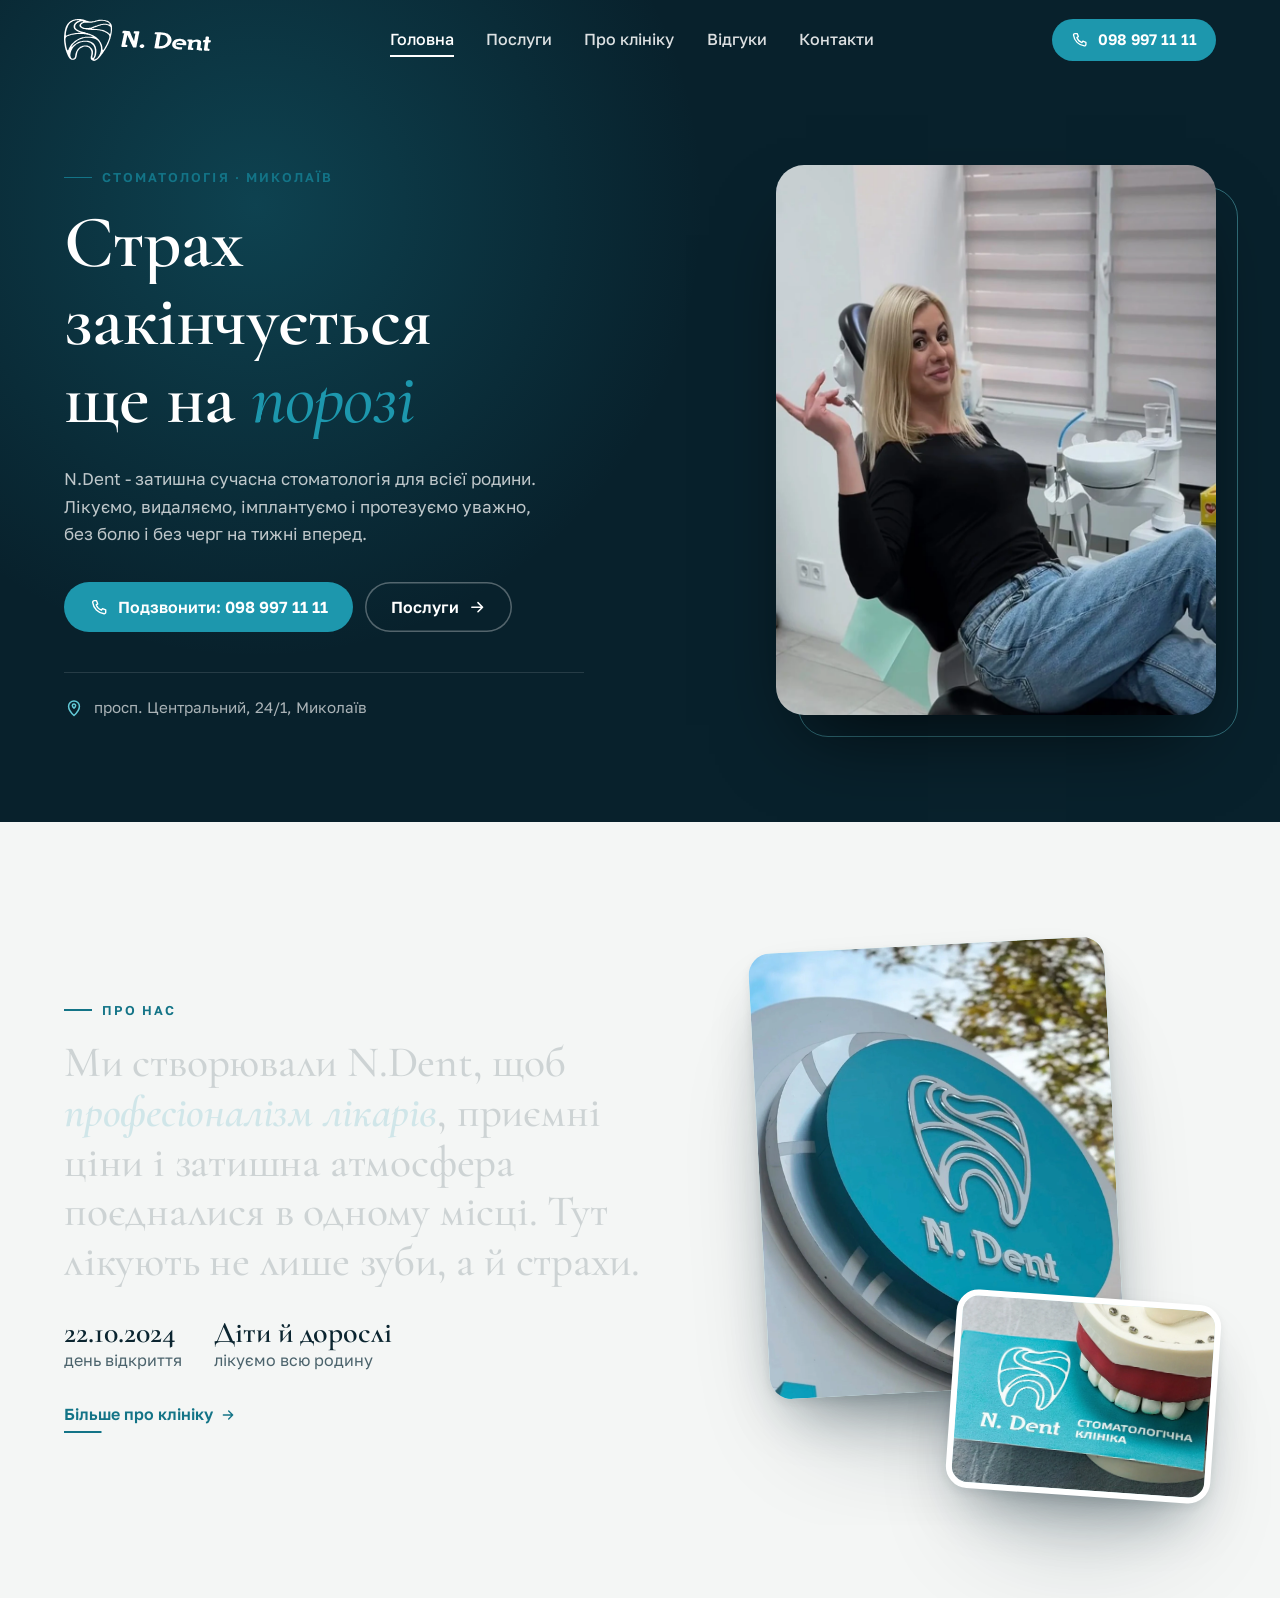
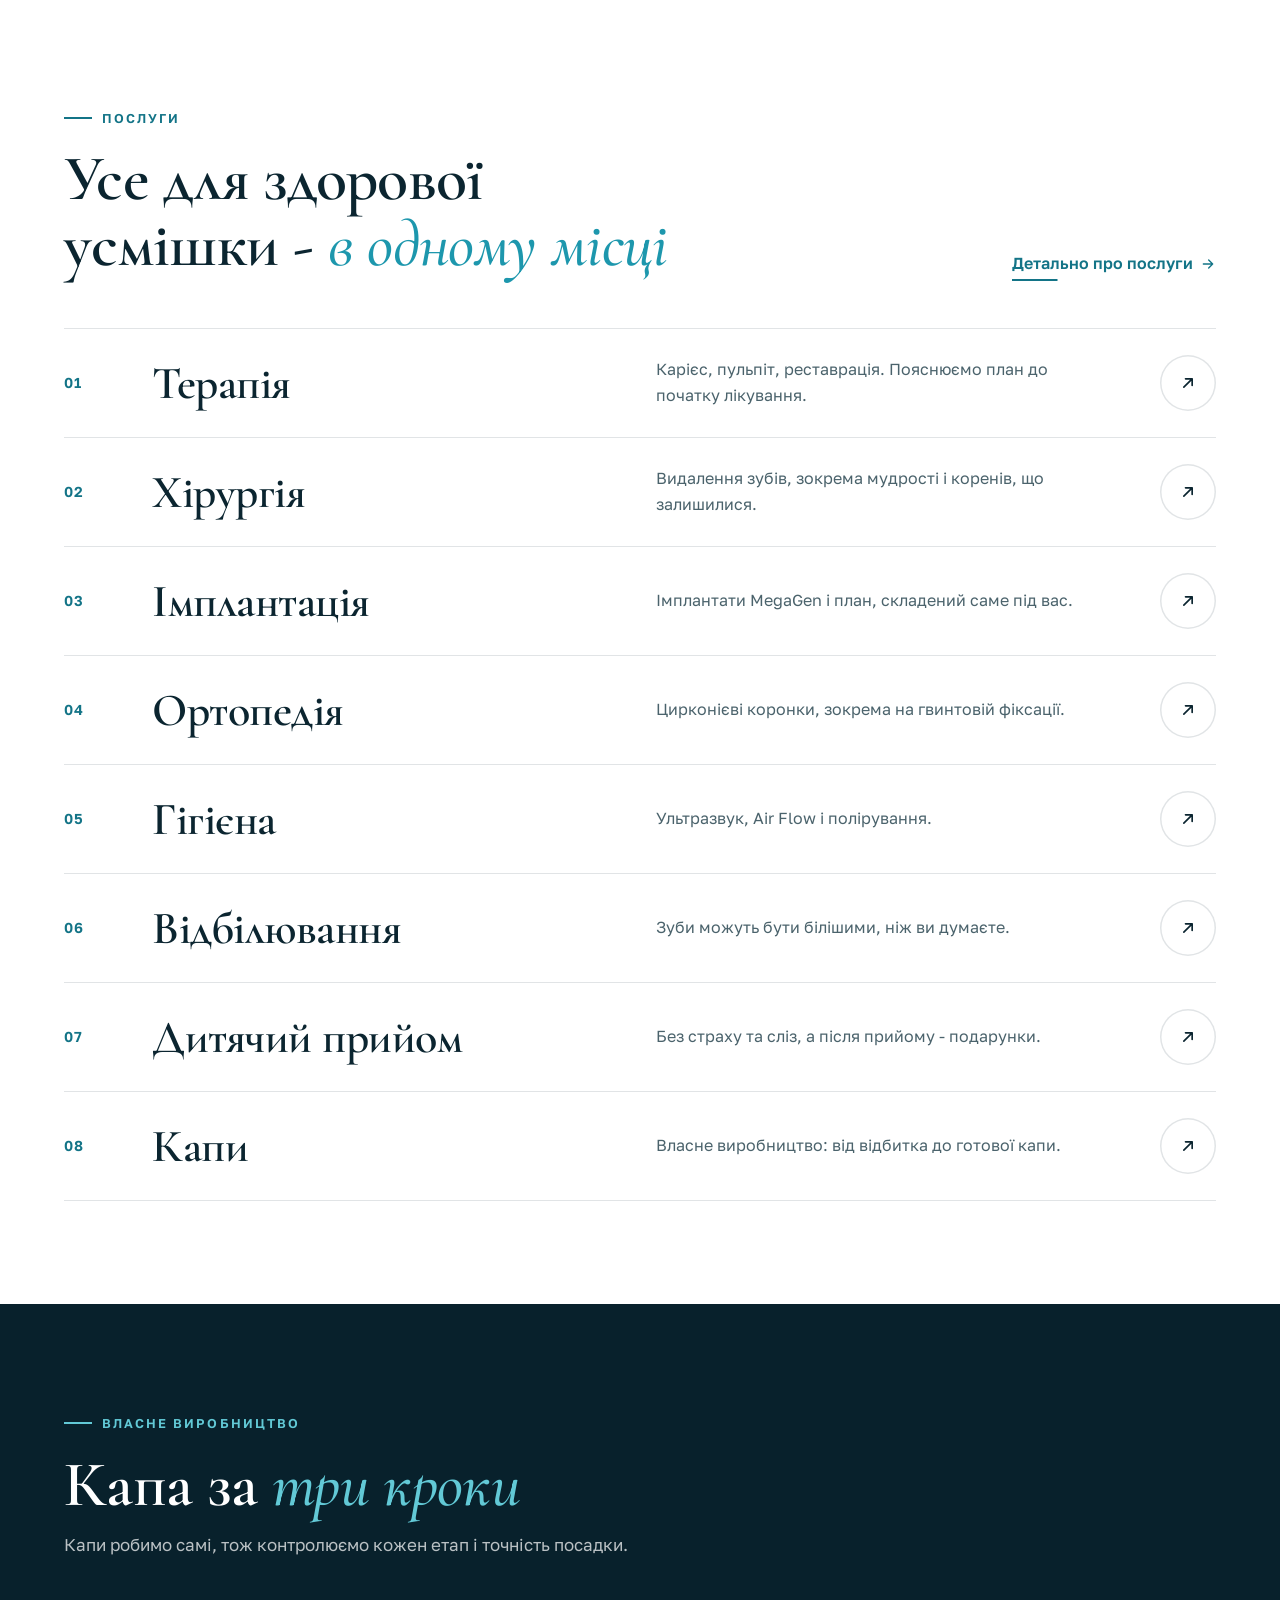
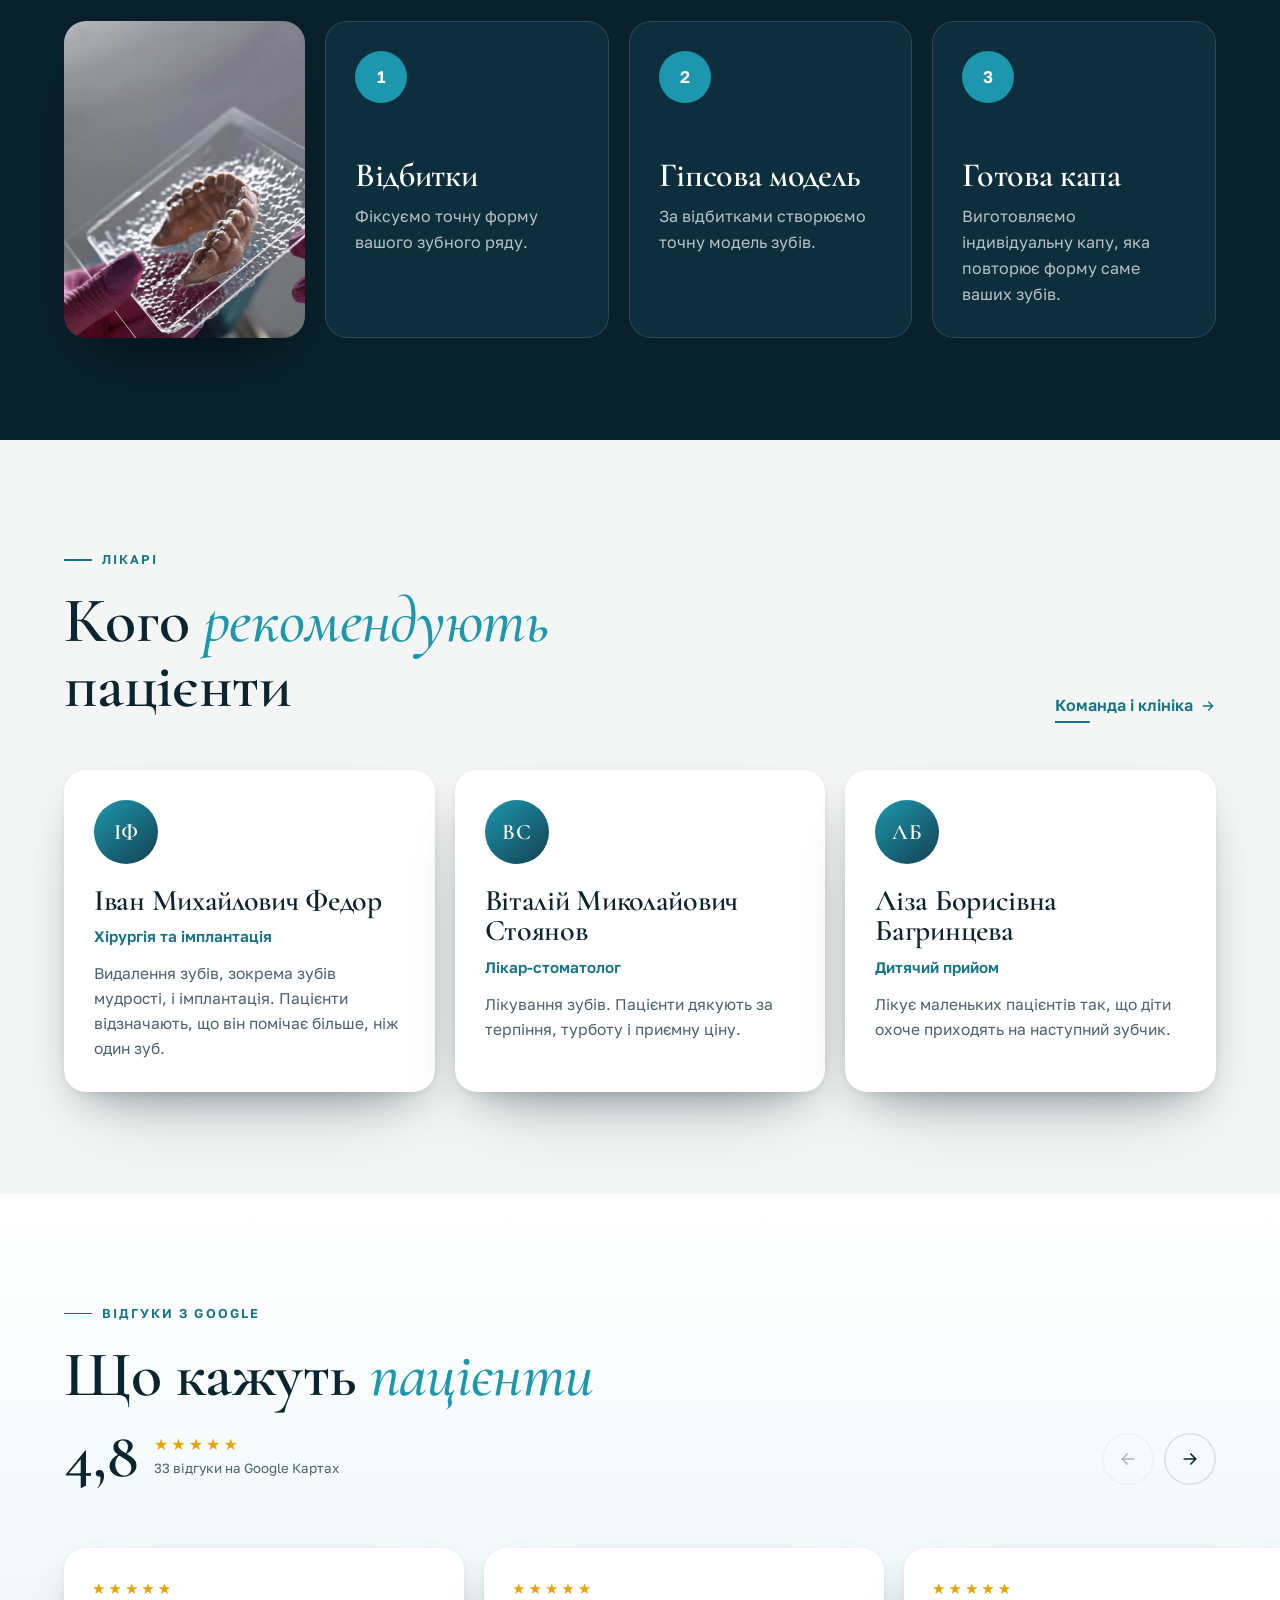
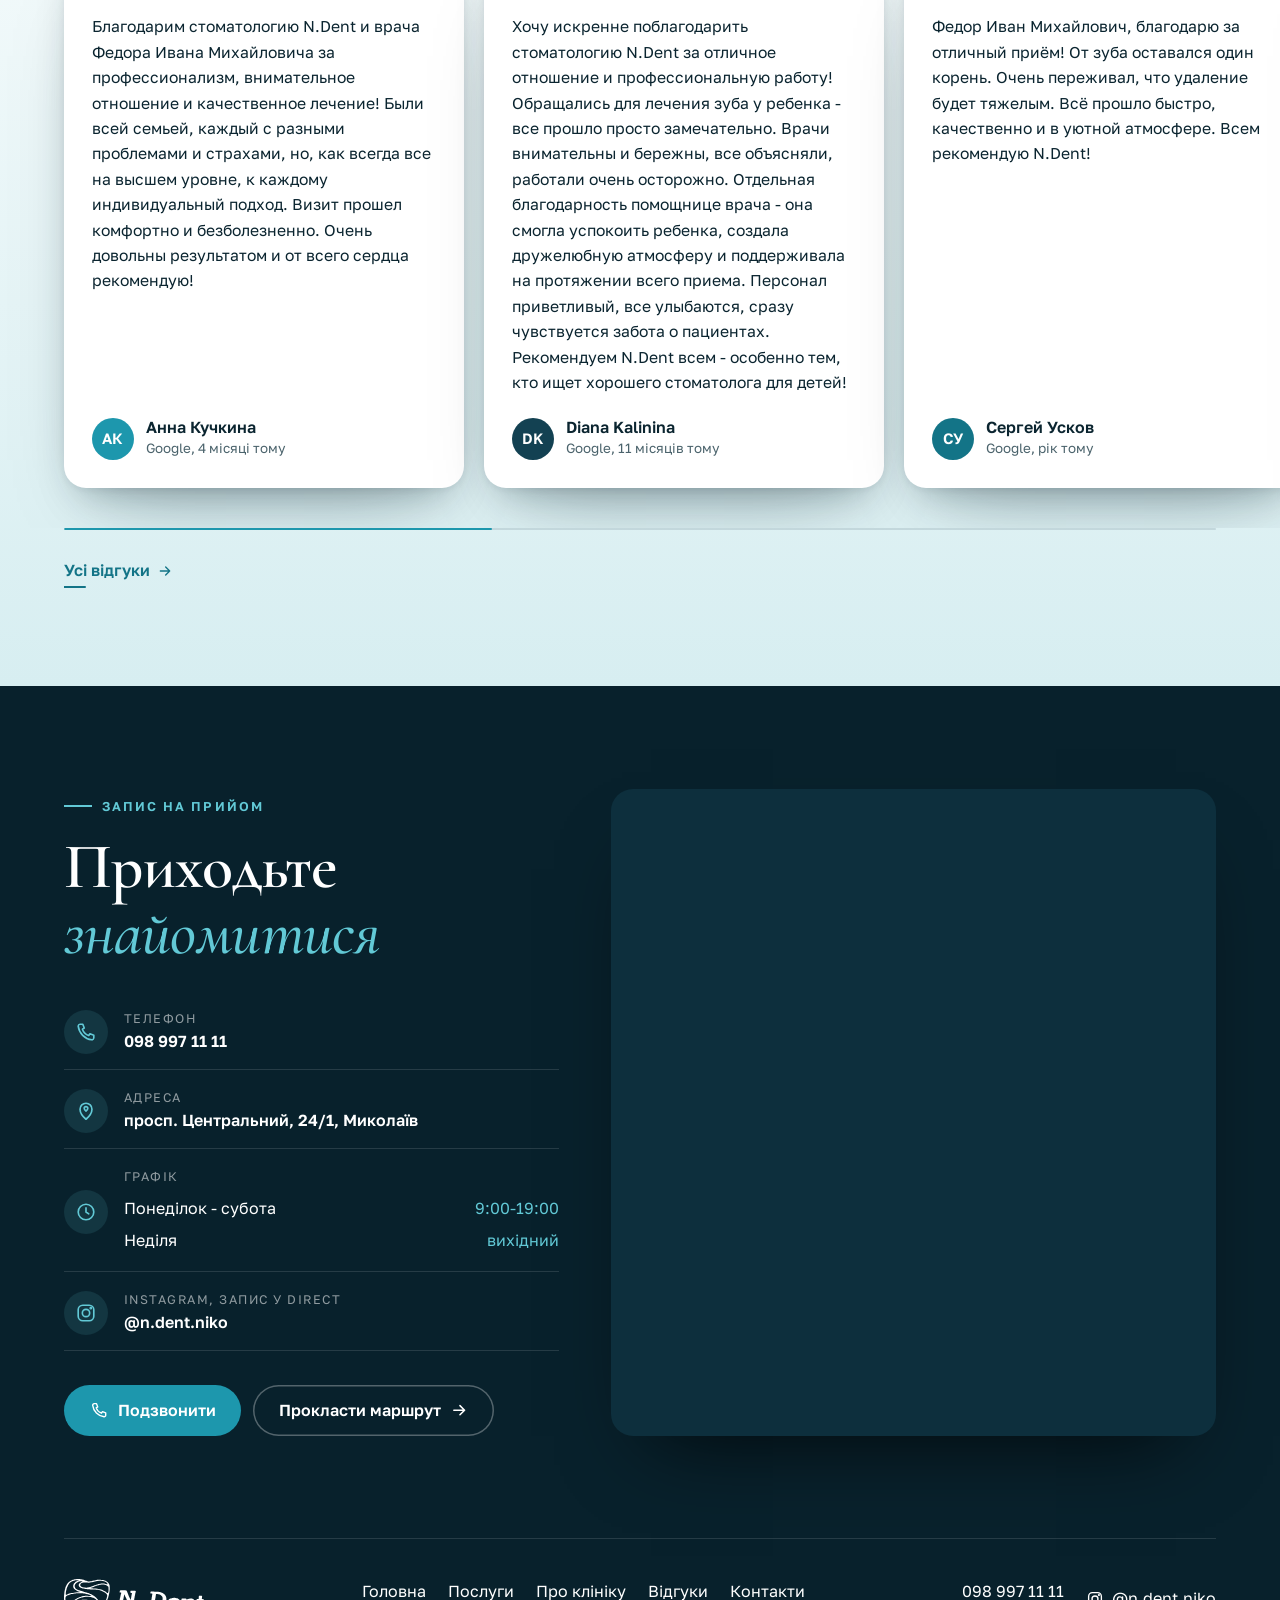
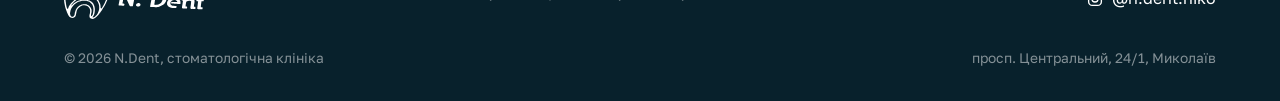
<file: index.html>
<!doctype html>
<html lang="uk">
<head>
<meta charset="utf-8">
<meta name="viewport" content="width=device-width, initial-scale=1, viewport-fit=cover">
<meta name="robots" content="noindex, nofollow">
<title>N.Dent - стоматологія в Миколаєві</title>
<meta name="description" content="Затишна сучасна стоматологія N.Dent на просп. Центральному в Миколаєві: терапія, хірургія, імплантація, ортопедія, гігієна, відбілювання і дитячий прийом. Запис: 098 997 11 11.">
<meta name="theme-color" content="#08212c">
<link rel="icon" href="img/favicon.svg" type="image/svg+xml">
<link rel="apple-touch-icon" href="img/apple-touch-icon.png">
<meta property="og:type" content="website">
<meta property="og:locale" content="uk_UA">
<meta property="og:site_name" content="N.Dent">
<meta property="og:title" content="N.Dent - стоматологія в Миколаєві">
<meta property="og:description" content="Затишна сучасна стоматологія N.Dent на просп. Центральному в Миколаєві: терапія, хірургія, імплантація, ортопедія, гігієна, відбілювання і дитячий прийом. Запис: 098 997 11 11.">
<meta property="og:url" content="https://konkos-design.github.io/n-dent-mykolaiv/">
<meta property="og:image" content="https://konkos-design.github.io/n-dent-mykolaiv/img/og.jpg">
<meta property="og:image:width" content="1200">
<meta property="og:image:height" content="630">
<meta property="og:image:alt" content="Стоматологія N.Dent у Миколаєві">
<meta name="twitter:card" content="summary_large_image">
<meta name="twitter:title" content="N.Dent - стоматологія в Миколаєві">
<meta name="twitter:description" content="Затишна сучасна стоматологія N.Dent на просп. Центральному в Миколаєві: терапія, хірургія, імплантація, ортопедія, гігієна, відбілювання і дитячий прийом. Запис: 098 997 11 11.">
<meta name="twitter:image" content="https://konkos-design.github.io/n-dent-mykolaiv/img/og.jpg">
<link rel="preload" href="fonts/cormorant-garamond-cyrillic-600-normal.woff2" as="font" type="font/woff2" crossorigin>
<link rel="preload" href="fonts/golos-text-cyrillic-400-normal.woff2" as="font" type="font/woff2" crossorigin>
<link rel="stylesheet" href="css/style.css">
</head>
<body>
<svg width="0" height="0" style="position:absolute" aria-hidden="true"><defs>
<symbol id="i-phone" viewBox="0 0 24 24" fill="none" stroke="currentColor" stroke-width="1.8" stroke-linecap="round" stroke-linejoin="round"><path d="M5.5 3.5h3l1.6 4.2-2 1.3a11 11 0 0 0 6.9 6.9l1.3-2 4.2 1.6v3a2 2 0 0 1-2.2 2A17 17 0 0 1 3.5 5.7a2 2 0 0 1 2-2.2z"/></symbol>
<symbol id="i-pin" viewBox="0 0 24 24" fill="none" stroke="currentColor" stroke-width="1.8" stroke-linecap="round" stroke-linejoin="round"><path d="M12 21s-6.5-5.6-6.5-11a6.5 6.5 0 0 1 13 0c0 5.4-6.5 11-6.5 11z"/><path d="M12 7.2c-1.1 0-2 .8-2 1.9 0 1.6 2 3.1 2 3.1s2-1.5 2-3.1c0-1.1-.9-1.9-2-1.9z"/></symbol>
<symbol id="i-clock" viewBox="0 0 24 24" fill="none" stroke="currentColor" stroke-width="1.8" stroke-linecap="round" stroke-linejoin="round"><circle cx="12" cy="12" r="8.5"/><path d="M12 7.5V12l3 2"/></symbol>
<symbol id="i-arrow" viewBox="0 0 24 24" fill="none" stroke="currentColor" stroke-width="2" stroke-linecap="round" stroke-linejoin="round"><path d="M5 12h14M13 6l6 6-6 6"/></symbol>
<symbol id="i-arrow-ur" viewBox="0 0 24 24" fill="none" stroke="currentColor" stroke-width="2" stroke-linecap="round" stroke-linejoin="round"><path d="M7 17 17 7M9 7h8v8"/></symbol>
<symbol id="i-insta" viewBox="0 0 24 24" fill="none" stroke="currentColor" stroke-width="1.8" stroke-linecap="round" stroke-linejoin="round"><rect x="3.5" y="3.5" width="17" height="17" rx="5"/><circle cx="12" cy="12" r="4"/><circle cx="17.2" cy="6.8" r=".6" fill="currentColor"/></symbol>
<symbol id="i-quote" viewBox="0 0 24 24" fill="currentColor"><path d="M4 18v-5.5C4 8.4 6.2 6 10 5.5v2.6c-2 .5-3 1.9-3 4H10V18H4zm10 0v-5.5c0-4.1 2.2-6.5 6-7v2.6c-2 .5-3 1.9-3 4h3V18h-6z"/></symbol>
<symbol id="i-tooth" viewBox="0 0 32 32" fill="none" stroke="currentColor" stroke-width="1.7" stroke-linecap="round" stroke-linejoin="round"><path d="M10.5 4.5c-3.3 0-5.5 2.6-5.5 6.2 0 3 1.4 4.6 2 7.3.8 3.6 1 9.5 3.6 9.5 2.4 0 2.2-6.2 5.4-6.2s3 6.2 5.4 6.2c2.6 0 2.8-5.9 3.6-9.5.6-2.7 2-4.3 2-7.3 0-3.6-2.2-6.2-5.5-6.2-2.4 0-3.6 1.4-5.5 1.4s-3.1-1.4-5.5-1.4z"/></symbol>
<symbol id="i-therapy" viewBox="0 0 32 32" fill="none" stroke="currentColor" stroke-width="1.7" stroke-linecap="round" stroke-linejoin="round"><path d="M9.5 7c-2.8 0-4.5 2.2-4.5 5.2 0 2.5 1.2 3.9 1.7 6.1.7 3 .8 7.7 3 7.7 2 0 1.8-5 4.5-5s2.5 5 4.5 5c2.2 0 2.3-4.7 3-7.7"/><path d="M19 4.5l5 5M27.5 3.5 21 10l1.5 1.5L29 5"/><path d="M12 12.5c1.2 1 2.8 1 4 0"/></symbol>
<symbol id="i-surgery" viewBox="0 0 32 32" fill="none" stroke="currentColor" stroke-width="1.7" stroke-linecap="round" stroke-linejoin="round"><path d="M10 13c-2.4 0-4-1.8-4-4.3S7.6 4.5 10 4.5c1.7 0 2.6 1 4 1s2.3-1 4-1c2.4 0 4 1.7 4 4.2S20.4 13 18 13"/><path d="M11 13l1 6M17 13l-1 6"/><path d="M14 22v6M10.5 25.5 14 29l3.5-3.5"/></symbol>
<symbol id="i-implant" viewBox="0 0 32 32" fill="none" stroke="currentColor" stroke-width="1.7" stroke-linecap="round" stroke-linejoin="round"><path d="M9 4.5h14c1.4 0 2 1.3 1.6 2.6l-1.3 4.4H8.7L7.4 7.1C7 5.8 7.6 4.5 9 4.5z"/><path d="M12.5 11.5v2.5h7v-2.5"/><path d="M11.5 16h9M12 19.5h8M12.6 23h6.8M13.4 26.5h5.2"/><path d="M16 14v15"/></symbol>
<symbol id="i-crown" viewBox="0 0 32 32" fill="none" stroke="currentColor" stroke-width="1.7" stroke-linecap="round" stroke-linejoin="round"><path d="M6 12.5c0-4 2.5-7 6-7 1.6 0 2.6.8 4 .8s2.4-.8 4-.8c3.5 0 6 3 6 7v2H6v-2z"/><path d="M8 14.5v4c0 1.5 1.2 2.5 2.6 2.5h10.8c1.4 0 2.6-1 2.6-2.5v-4"/><path d="M12 21v6M20 21v6M16 21v4"/></symbol>
<symbol id="i-hygiene" viewBox="0 0 32 32" fill="none" stroke="currentColor" stroke-width="1.7" stroke-linecap="round" stroke-linejoin="round"><path d="M16 4.5s-7 7.6-7 12.4a7 7 0 0 0 14 0c0-4.8-7-12.4-7-12.4z"/><path d="M12.6 18.5a3.6 3.6 0 0 0 3.4 3.1"/><path d="M25.5 5v4M23.5 7h4M6 22v3M4.5 23.5h3"/></symbol>
<symbol id="i-white" viewBox="0 0 32 32" fill="none" stroke="currentColor" stroke-width="1.7" stroke-linecap="round" stroke-linejoin="round"><path d="M11 8.5c-2.8 0-4.5 2.2-4.5 5.2 0 2.5 1.2 3.9 1.7 6.1.7 3 .8 7.7 3 7.7 2 0 1.8-5 4.5-5s2.5 5 4.5 5c2.2 0 2.3-4.7 3-7.7.5-2.2 1.7-3.6 1.7-6.1"/><path d="M24 2.5l1.2 3.3 3.3 1.2-3.3 1.2L24 11.5l-1.2-3.3-3.3-1.2 3.3-1.2z"/><path d="M10.5 13.5c.8-1.6 2.3-2 3.5-1.6"/></symbol>
<symbol id="i-kids" viewBox="0 0 32 32" fill="none" stroke="currentColor" stroke-width="1.7" stroke-linecap="round" stroke-linejoin="round"><circle cx="16" cy="17" r="10"/><path d="M12.5 15.5v.5M19.5 15.5v.5"/><path d="M12 20c2.3 2.2 5.7 2.2 8 0"/><path d="M13 7.5c0-2 1.4-3.5 3-3.5 1.2 0 2 .7 2 1.6"/></symbol>
<symbol id="i-kapa" viewBox="0 0 32 32" fill="none" stroke="currentColor" stroke-width="1.7" stroke-linecap="round" stroke-linejoin="round"><path d="M6 21c0-8 4.5-14 10-14s10 6 10 14"/><path d="M10.5 21c0-5.6 2.4-9.5 5.5-9.5s5.5 3.9 5.5 9.5"/><path d="M6 21h4.5M21.5 21H26"/><path d="M4 25.5h24"/></symbol>
<symbol id="i-gift" viewBox="0 0 32 32" fill="none" stroke="currentColor" stroke-width="1.7" stroke-linecap="round" stroke-linejoin="round"><rect x="5" y="11" width="22" height="6" rx="1.5"/><path d="M7 17v9.5h18V17M16 11v15.5"/><path d="M16 11c-1.5-3.6-6.5-5-6.5-2 0 1.6 2.2 2 6.5 2zm0 0c1.5-3.6 6.5-5 6.5-2 0 1.6-2.2 2-6.5 2z"/></symbol>
<symbol id="i-shield" viewBox="0 0 32 32" fill="none" stroke="currentColor" stroke-width="1.7" stroke-linecap="round" stroke-linejoin="round"><path d="M16 4 6.5 7.5v7.3c0 6 4 10.6 9.5 13.2 5.5-2.6 9.5-7.2 9.5-13.2V7.5L16 4z"/><path d="m11.5 16 3.2 3.2 6-6.4"/></symbol>
<symbol id="i-cup" viewBox="0 0 32 32" fill="none" stroke="currentColor" stroke-width="1.7" stroke-linecap="round" stroke-linejoin="round"><path d="M6 13h16v6a7 7 0 0 1-7 7h-2a7 7 0 0 1-7-7v-6z"/><path d="M22 15h1.5a3 3 0 0 1 0 6H21.5"/><path d="M11 9c0-1.5 1.5-1.5 1.5-3M16 9c0-1.5 1.5-1.5 1.5-3"/></symbol>
<symbol id="i-calendar" viewBox="0 0 32 32" fill="none" stroke="currentColor" stroke-width="1.7" stroke-linecap="round" stroke-linejoin="round"><rect x="5" y="7" width="22" height="20" rx="3"/><path d="M5 13h22M11 4v5M21 4v5"/><path d="m12 20 2.7 2.7L20 17.5"/></symbol>
<symbol id="i-heart" viewBox="0 0 32 32" fill="none" stroke="currentColor" stroke-width="1.7" stroke-linecap="round" stroke-linejoin="round"><path d="M16 26.5S5 20.2 5 12.3A5.8 5.8 0 0 1 16 9.6a5.8 5.8 0 0 1 11 2.7c0 7.9-11 14.2-11 14.2z"/><path d="M10 14h3l1.5-2.5 2 5 1.5-2.5h4"/></symbol>
</defs></svg>
<a class="skip" href="#main">Перейти до змісту</a>
<header class="header">
  <div class="wrap header__in">
    <a class="brand" href="index.html" aria-label="N.Dent - на головну"><img class="b-light" src="img/logo-white.svg" alt="N.Dent" width="147" height="42"><img class="b-dark" src="img/logo.svg" alt="" width="147" height="42"></a>
    <nav class="nav" aria-label="Головне меню"><a href="index.html" aria-current="page">Головна</a><a href="poslugy.html">Послуги</a><a href="pro-nas.html">Про клініку</a><a href="vidguky.html">Відгуки</a><a href="kontakty.html">Контакти</a></nav>
    <div class="hcall"><a class="btn" href="tel:+380989971111"><svg aria-hidden="true"><use href="#i-phone"/></svg><span>098 997 11 11</span></a><button class="burger" type="button" aria-label="Меню" aria-expanded="false" aria-controls="mnav"><span></span><span></span><span></span></button></div>
  </div>
</header>
<nav class="mnav" id="mnav" aria-label="Мобільне меню"><a class="l" href="index.html">Головна</a><a class="l" href="poslugy.html">Послуги</a><a class="l" href="pro-nas.html">Про клініку</a><a class="l" href="vidguky.html">Відгуки</a><a class="l" href="kontakty.html">Контакти</a><a class="btn" href="tel:+380989971111"><svg aria-hidden="true"><use href="#i-phone"/></svg><span>Подзвонити: 098 997 11 11</span></a></nav>

<main id="main">
<section class="hero">
 <div class="wrap hero__grid">
  <div class="hero__text">
    <span class="kicker">Стоматологія · Миколаїв</span>
    <h1><span class="ln"><span>Страх</span></span><span class="ln"><span>закінчується</span></span><span class="ln"><span>ще на <em>порозі</em></span></span></h1>
    <p class="hero__p">N.Dent - затишна сучасна стоматологія для всієї родини. Лікуємо, видаляємо, імплантуємо і протезуємо уважно, без болю і без черг на тижні вперед.</p>
    <div class="hero__cta"><a class="btn" href="tel:+380989971111"><svg aria-hidden="true"><use href="#i-phone"/></svg><span>Подзвонити: 098 997 11 11</span></a><a class="btn btn--line" href="#poslugy"><span>Послуги</span><svg class="ar" aria-hidden="true"><use href="#i-arrow"/></svg></a></div>
    <div class="hero__addr"><svg aria-hidden="true"><use href="#i-pin"/></svg><span>просп. Центральний, 24/1, Миколаїв</span></div>
  </div>
  <div class="hero__media">
    <img class="hero__img" src="img/patient.webp" alt="Усміхнена пацієнтка в кріслі стоматології N.Dent" width="940" height="1175" fetchpriority="high">
  </div>
 </div>
</section>

<section class="sec">
  <div class="wrap mani">
    <div>
      <span class="kicker">Про нас</span>
      <p class="mani__text">Ми створювали N.Dent, щоб <b>професіоналізм лікарів</b>, приємні ціни і затишна атмосфера поєдналися в одному місці. Тут лікують не лише зуби, а й страхи.</p>
      <div class="mani__meta rv"><div><strong>22.10.2024</strong>день відкриття</div><div><strong>Діти й дорослі</strong>лікуємо всю родину</div></div>
      <a class="ulink rv" style="margin-top:28px" href="pro-nas.html">Більше про клініку <svg aria-hidden="true"><use href="#i-arrow"/></svg></a>
    </div>
    <div class="stack rv d2">
      <div class="ph a" data-par="20"><img src="img/sign.webp" alt="Вивіска стоматології N.Dent" loading="lazy" width="1114" height="1392"></div>
      <div class="ph b"><img src="img/card.webp" alt="Візитка N.Dent поруч із моделлю щелепи" loading="lazy" width="1080" height="810"></div>
    </div>
  </div>
</section>

<section class="sec" id="poslugy" style="background:#fff">
  <div class="wrap">
    <div class="head"><div><span class="kicker">Послуги</span><h2 class="h2 rv">Усе для здорової усмішки - <em>в одному місці</em></h2></div><a class="ulink rv" href="poslugy.html">Детально про послуги <svg aria-hidden="true"><use href="#i-arrow"/></svg></a></div>
    <ul class="slist"><li class="srow rv"><a href="poslugy.html#terapiya" data-k="light"><span class="n">01</span><h3>Терапія</h3><p>Карієс, пульпіт, реставрація. Пояснюємо план до початку лікування.</p><span class="go"><svg aria-hidden="true"><use href="#i-arrow-ur"/></svg></span><span class="th"><img src="img/light.webp" alt="" loading="lazy" width="168" height="210"></span></a></li><li class="srow rv"><a href="poslugy.html#khirurhiya" data-k="hero"><span class="n">02</span><h3>Хірургія</h3><p>Видалення зубів, зокрема мудрості і коренів, що залишилися.</p><span class="go"><svg aria-hidden="true"><use href="#i-arrow-ur"/></svg></span><span class="th"><img src="img/hero.webp" alt="" loading="lazy" width="168" height="210"></span></a></li><li class="srow rv"><a href="poslugy.html#implantatsiya" data-k="surgery"><span class="n">03</span><h3>Імплантація</h3><p>Імплантати MegaGen і план, складений саме під вас.</p><span class="go"><svg aria-hidden="true"><use href="#i-arrow-ur"/></svg></span><span class="th"><img src="img/surgery.webp" alt="" loading="lazy" width="168" height="210"></span></a></li><li class="srow rv"><a href="poslugy.html#ortopediya" data-k="card"><span class="n">04</span><h3>Ортопедія</h3><p>Цирконієві коронки, зокрема на гвинтовій фіксації.</p><span class="go"><svg aria-hidden="true"><use href="#i-arrow-ur"/></svg></span><span class="th"><img class="pl" src="img/card.webp" alt="" loading="lazy" width="168" height="210"></span></a></li><li class="srow rv"><a href="poslugy.html#hihiyena" data-k="hygiene"><span class="n">05</span><h3>Гігієна</h3><p>Ультразвук, Air Flow і полірування.</p><span class="go"><svg aria-hidden="true"><use href="#i-arrow-ur"/></svg></span><span class="th"><img src="img/hygiene.webp" alt="" loading="lazy" width="168" height="210"></span></a></li><li class="srow rv"><a href="poslugy.html#vidbilyuvannya" data-k="smile"><span class="n">06</span><h3>Відбілювання</h3><p>Зуби можуть бути білішими, ніж ви думаєте.</p><span class="go"><svg aria-hidden="true"><use href="#i-arrow-ur"/></svg></span><span class="th"><img src="img/smile.webp" alt="" loading="lazy" width="168" height="210"></span></a></li><li class="srow rv"><a href="poslugy.html#dity" data-k="kids"><span class="n">07</span><h3>Дитячий прийом</h3><p>Без страху та сліз, а після прийому - подарунки.</p><span class="go"><svg aria-hidden="true"><use href="#i-arrow-ur"/></svg></span><span class="th"><img src="img/kids.webp" alt="" loading="lazy" width="168" height="210"></span></a></li><li class="srow rv"><a href="poslugy.html#kapy" data-k="kapa"><span class="n">08</span><h3>Капи</h3><p>Власне виробництво: від відбитка до готової капи.</p><span class="go"><svg aria-hidden="true"><use href="#i-arrow-ur"/></svg></span><span class="th"><img src="img/kapa.webp" alt="" loading="lazy" width="168" height="210"></span></a></li></ul>
  </div>
  <div class="peek" aria-hidden="true"><img data-k="light" src="img/light.webp" alt="" loading="lazy"><img data-k="hero" src="img/hero.webp" alt="" loading="lazy"><img data-k="surgery" src="img/surgery.webp" alt="" loading="lazy"><img data-k="card" class="pl" src="img/card.webp" alt="" loading="lazy"><img data-k="hygiene" src="img/hygiene.webp" alt="" loading="lazy"><img data-k="smile" src="img/smile.webp" alt="" loading="lazy"><img data-k="kids" src="img/kids.webp" alt="" loading="lazy"><img data-k="kapa" src="img/kapa.webp" alt="" loading="lazy"></div>
</section>

<section class="sec dark kapa" data-rail>
  <div class="wrap head"><div><span class="kicker">Власне виробництво</span><h2 class="h2 rv">Капа за <em>три кроки</em></h2><p class="lead rv d1">Капи робимо самі, тож контролюємо кожен етап і точність посадки.</p></div><div class="rail-ctrl"><button class="prev" type="button" aria-label="Назад"><svg aria-hidden="true"><use href="#i-arrow"/></svg></button><button class="next" type="button" aria-label="Далі"><svg aria-hidden="true"><use href="#i-arrow"/></svg></button></div></div>
  <div class="rail rail--grid">
    <div class="step step--ph"><img src="img/kapa.webp" alt="Індивідуальна капа N.Dent" loading="lazy" width="720" height="900"></div>
    <div class="step"><span class="num">1</span><h3>Відбитки</h3><p>Фіксуємо точну форму вашого зубного ряду.</p></div>
    <div class="step"><span class="num">2</span><h3>Гіпсова модель</h3><p>За відбитками створюємо точну модель зубів.</p></div>
    <div class="step"><span class="num">3</span><h3>Готова капа</h3><p>Виготовляємо індивідуальну капу, яка повторює форму саме ваших зубів.</p></div>
  </div>
  <div class="rail-bar"><i></i></div>
</section>

<section class="sec">
  <div class="wrap">
    <div class="head"><div><span class="kicker">Лікарі</span><h2 class="h2 rv">Кого <em>рекомендують</em> пацієнти</h2></div><a class="ulink rv" href="pro-nas.html">Команда і клініка <svg aria-hidden="true"><use href="#i-arrow"/></svg></a></div>
    <div class="team"><article class="doc rv d0"><div class="mono" aria-hidden="true">ІФ</div><h3>Іван Михайлович Федор</h3><span class="role">Хірургія та імплантація</span><p>Видалення зубів, зокрема зубів мудрості, і імплантація. Пацієнти відзначають, що він помічає більше, ніж один зуб.</p></article><article class="doc rv d1"><div class="mono" aria-hidden="true">ВС</div><h3>Віталій Миколайович Стоянов</h3><span class="role">Лікар-стоматолог</span><p>Лікування зубів. Пацієнти дякують за терпіння, турботу і приємну ціну.</p></article><article class="doc rv d2"><div class="mono" aria-hidden="true">ЛБ</div><h3>Ліза Борисівна Багринцева</h3><span class="role">Дитячий прийом</span><p>Лікує маленьких пацієнтів так, що діти охоче приходять на наступний зубчик.</p></article></div>
  </div>
</section>

<section class="sec" style="background:linear-gradient(180deg,#fff,var(--mist))" data-rail>
  <div class="wrap head">
    <div><span class="kicker">Відгуки з Google</span><h2 class="h2 rv">Що кажуть <em>пацієнти</em></h2>
      <div class="score rv d1" style="margin-top:20px"><strong>4,8</strong><div><span class="st" aria-hidden="true">★★★★★</span><small>33 відгуки на Google Картах</small></div></div></div>
    <div class="rail-ctrl"><button class="prev" type="button" aria-label="Назад"><svg aria-hidden="true"><use href="#i-arrow"/></svg></button><button class="next" type="button" aria-label="Далі"><svg aria-hidden="true"><use href="#i-arrow"/></svg></button></div>
  </div>
  <div class="rail"><article class="rev"><div class="st" aria-label="Оцінка 5 з 5">★★★★★</div><p>Благодарим стоматологию N.Dent и врача Федора Ивана Михайловича за профессионализм, внимательное отношение и качественное лечение! Были всей семьей, каждый с разными проблемами и страхами, но, как всегда все на высшем уровне, к каждому индивидуальный подход. Визит прошел комфортно и безболезненно. Очень довольны результатом и от всего сердца рекомендую!</p><div class="who"><span class="av" style="background:#1d97ad" aria-hidden="true">АК</span><div><b>Анна Кучкина</b><small>Google, 4 місяці тому</small></div></div></article><article class="rev"><div class="st" aria-label="Оцінка 5 з 5">★★★★★</div><p>Хочу искренне поблагодарить стоматологию N.Dent за отличное отношение и профессиональную работу! Обращались для лечения зуба у ребенка - все прошло просто замечательно. Врачи внимательны и бережны, все объясняли, работали очень осторожно. Отдельная благодарность помощнице врача - она смогла успокоить ребенка, создала дружелюбную атмосферу и поддерживала на протяжении всего приема. Персонал приветливый, все улыбаются, сразу чувствуется забота о пациентах. Рекомендуем N.Dent всем - особенно тем, кто ищет хорошего стоматолога для детей!</p><div class="who"><span class="av" style="background:#134152" aria-hidden="true">DK</span><div><b>Diana Kalinina</b><small>Google, 11 місяців тому</small></div></div></article><article class="rev"><div class="st" aria-label="Оцінка 5 з 5">★★★★★</div><p>Федор Иван Михайлович, благодарю за отличный приём! От зуба оставался один корень. Очень переживал, что удаление будет тяжелым. Всё прошло быстро, качественно и в уютной атмосфере. Всем рекомендую N.Dent!</p><div class="who"><span class="av" style="background:#137487" aria-hidden="true">СУ</span><div><b>Сергей Усков</b><small>Google, рік тому</small></div></div></article><article class="rev"><div class="st" aria-label="Оцінка 5 з 5">★★★★★</div><p>Дочери 8 лет, лечила врач Багринцева Лиза Борисовна. Очень благодарны за подход и профессиональное лечение. Приятно удивлена подходом к ребенку. Записались на лечение следующего зубчика. Ребенку очень понравилось, потому что процедура прошла, как в сказке, да еще и подарили подарки. Спасибо! Желаю развития и мира!</p><div class="who"><span class="av" style="background:#2f8f88" aria-hidden="true">JL</span><div><b>Jan Loft</b><small>Google, рік тому</small></div></div></article><article class="rev"><div class="st" aria-label="Оцінка 5 з 5">★★★★★</div><p>Очень уютная, новая чистая стоматология. Коллектив приятен и внимателен ко всем мелочам. Врач профессионал своего дела! Я волновался больше чем требовалось) Все сделали быстро, не больно, а даже очень весело))) Спасибо Вам!!! Советую всем!!!</p><div class="who"><span class="av" style="background:#245b7a" aria-hidden="true">ВС</span><div><b>Віктор Скарликін</b><small>Google, рік тому</small></div></div></article><article class="rev"><div class="st" aria-label="Оцінка 5 з 5">★★★★★</div><p>Здравствуйте, хочу поблагодарить врача Федор Иван Михайлович! Он мне вырывал зуб и отправил на КТ!!! По КТ он обратил внимание, что у меня проблемы с носом и дал рекомендации обратиться к Лору. Ваш врач на 100% был прав. Мне нужна теперь операция. Если бы не ваш доктор, неизвестно сколько я ещё жила бы и не знала об инородном теле в пазухах носа.</p><div class="who"><span class="av" style="background:#1d97ad" aria-hidden="true">ИШ</span><div><b>Ира Шеремет</b><small>Google, рік тому</small></div></div></article><article class="rev"><div class="st" aria-label="Оцінка 5 з 5">★★★★★</div><p>Клиника новая и чистая, владельцы молодцы! Очень приятный администратор, всегда предложит кофе и чай, встречает с улыбкой! Все на высоте, украинский сервис действительно удивляет</p><div class="who"><span class="av" style="background:#134152" aria-hidden="true">MD</span><div><b>Mariya Demida</b><small>Google, рік тому</small></div></div></article><article class="rev"><div class="st" aria-label="Оцінка 5 з 5">★★★★★</div><p>Хочу поделиться своими впечатлениями от стоматологии! Я обратилась к стоматологии, так как была ограничена во времени, и врач меня принял! Так не просто принял он вложил сколько любви в мои зубы и терпения Обслуживание, забота, лечении и ЦЕНА Виталий Николаевич Вам отдельная благодарность Рекомендую от чистого сердца</p><div class="who"><span class="av" style="background:#137487" aria-hidden="true">ДК</span><div><b>Диана Кучеренко</b><small>Google, рік тому</small></div></div></article></div>
  <div class="rail-bar"><i></i></div>
  <div class="wrap" style="margin-top:28px"><a class="ulink" href="vidguky.html">Усі відгуки <svg aria-hidden="true"><use href="#i-arrow"/></svg></a></div>
</section>
<section class="sec dark" id="kontakt">
  <div class="wrap visit">
    <div class="rv">
      <span class="kicker">Запис на прийом</span>
      <h2 class="h2">Приходьте <em>знайомитися</em></h2>
      <ul class="info">
        <li><svg aria-hidden="true"><use href="#i-phone"/></svg><div><small>Телефон</small><a href="tel:+380989971111">098 997 11 11</a></div></li>
        <li><svg aria-hidden="true"><use href="#i-pin"/></svg><div><small>Адреса</small><a href="https://www.google.com/maps/place/?q=place_id:ChIJP1YwaQDJxUAR0qogbNPwJ9c" target="_blank" rel="noopener">просп. Центральний, 24/1, Миколаїв</a></div></li>
        <li><svg aria-hidden="true"><use href="#i-clock"/></svg><div><small>Графік</small><table class="hours"><tbody><tr><td>Понеділок - субота</td><td>9:00-19:00</td></tr><tr><td>Неділя</td><td>вихідний</td></tr></tbody></table></div></li>
        <li><svg aria-hidden="true"><use href="#i-insta"/></svg><div><small>Instagram, запис у Direct</small><a href="https://www.instagram.com/n.dent.niko/" target="_blank" rel="noopener">@n.dent.niko</a></div></li>
      </ul>
      <div style="display:flex;flex-wrap:wrap;gap:12px"><a class="btn" href="tel:+380989971111"><svg aria-hidden="true"><use href="#i-phone"/></svg><span>Подзвонити</span></a><a class="btn btn--line" href="https://www.google.com/maps/place/?q=place_id:ChIJP1YwaQDJxUAR0qogbNPwJ9c" target="_blank" rel="noopener"><span>Прокласти маршрут</span><svg class="ar" aria-hidden="true"><use href="#i-arrow"/></svg></a></div>
    </div>
    <div class="map rv d2"><iframe title="N.Dent на карті" loading="lazy" referrerpolicy="no-referrer-when-downgrade" src="https://maps.google.com/maps?q=46.9685259,31.9726483&amp;z=16&amp;hl=uk&amp;output=embed"></iframe></div>
  </div>
</section>

</main>
<footer class="footer">
  <div class="wrap">
    <div class="footer__in">
      <img src="img/logo-white.svg" alt="N.Dent" width="140" height="40" loading="lazy">
      <nav aria-label="Сторінки"><a href="index.html">Головна</a><a href="poslugy.html">Послуги</a><a href="pro-nas.html">Про клініку</a><a href="vidguky.html">Відгуки</a><a href="kontakty.html">Контакти</a></nav>
      <div style="display:flex;gap:22px;flex-wrap:wrap"><a href="tel:+380989971111">098 997 11 11</a><a class="ig" href="https://www.instagram.com/n.dent.niko/" target="_blank" rel="noopener"><svg aria-hidden="true"><use href="#i-insta"/></svg>@n.dent.niko</a></div>
    </div>
    <div class="footer__b"><span>&copy; <span id="yr">2026</span> N.Dent, стоматологічна клініка</span><span>просп. Центральний, 24/1, Миколаїв</span></div>
  </div>
</footer>
<a class="fab" href="tel:+380989971111" aria-label="Подзвонити в N.Dent"><svg aria-hidden="true"><use href="#i-phone"/></svg></a>
<script src="js/gsap.min.js" defer></script>
<script src="js/ScrollTrigger.min.js" defer></script>
<script src="js/main.js" defer></script>
</body>
</html>
</file>
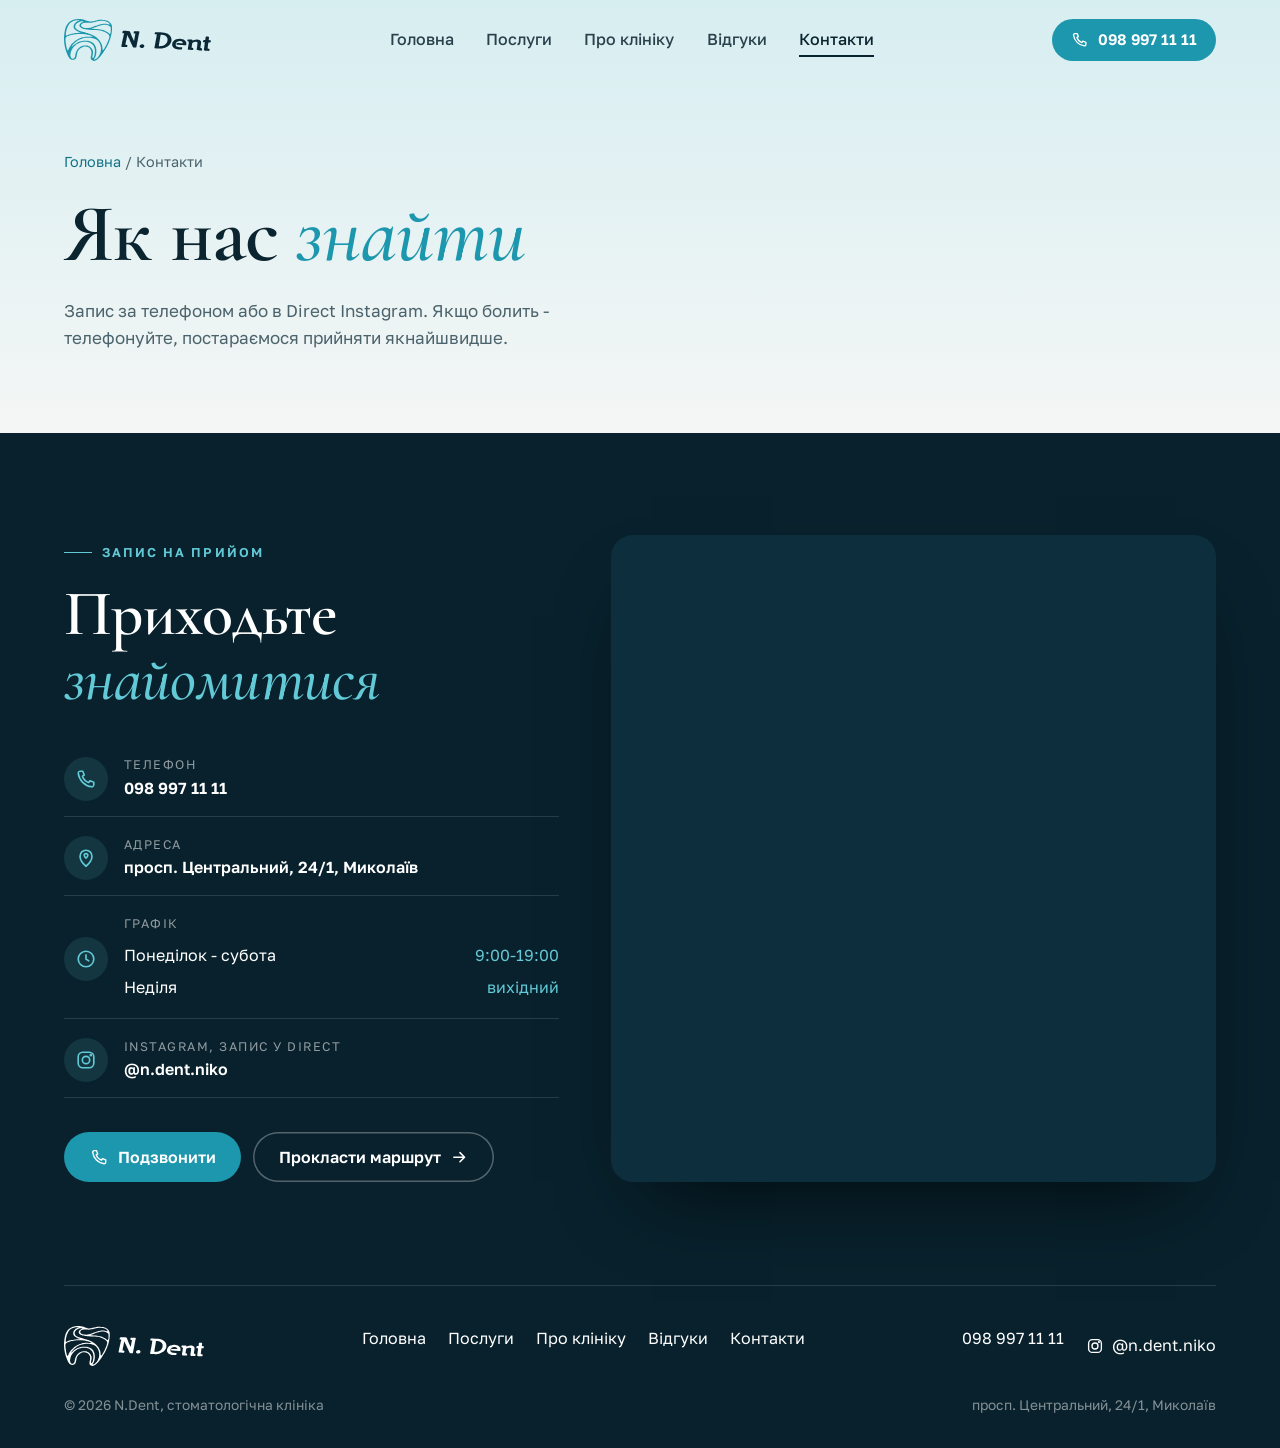
<file: kontakty.html>
<!doctype html>
<html lang="uk">
<head>
<meta charset="utf-8">
<meta name="viewport" content="width=device-width, initial-scale=1, viewport-fit=cover">
<meta name="robots" content="noindex, nofollow">
<title>Контакти - стоматологія N.Dent, Миколаїв</title>
<meta name="description" content="N.Dent: просп. Центральний, 24/1, Миколаїв. Телефон 098 997 11 11. Пн-Сб 9:00-19:00.">
<meta name="theme-color" content="#08212c">
<link rel="icon" href="img/favicon.svg" type="image/svg+xml">
<link rel="apple-touch-icon" href="img/apple-touch-icon.png">
<meta property="og:type" content="website">
<meta property="og:locale" content="uk_UA">
<meta property="og:site_name" content="N.Dent">
<meta property="og:title" content="Контакти - стоматологія N.Dent, Миколаїв">
<meta property="og:description" content="N.Dent: просп. Центральний, 24/1, Миколаїв. Телефон 098 997 11 11. Пн-Сб 9:00-19:00.">
<meta property="og:url" content="https://konkos-design.github.io/n-dent-mykolaiv/kontakty.html">
<meta property="og:image" content="https://konkos-design.github.io/n-dent-mykolaiv/img/og.jpg">
<meta property="og:image:width" content="1200">
<meta property="og:image:height" content="630">
<meta property="og:image:alt" content="Стоматологія N.Dent у Миколаєві">
<meta name="twitter:card" content="summary_large_image">
<meta name="twitter:title" content="Контакти - стоматологія N.Dent, Миколаїв">
<meta name="twitter:description" content="N.Dent: просп. Центральний, 24/1, Миколаїв. Телефон 098 997 11 11. Пн-Сб 9:00-19:00.">
<meta name="twitter:image" content="https://konkos-design.github.io/n-dent-mykolaiv/img/og.jpg">
<link rel="preload" href="fonts/cormorant-garamond-cyrillic-600-normal.woff2" as="font" type="font/woff2" crossorigin>
<link rel="preload" href="fonts/golos-text-cyrillic-400-normal.woff2" as="font" type="font/woff2" crossorigin>
<link rel="stylesheet" href="css/style.css">
</head>
<body class="light-top">
<svg width="0" height="0" style="position:absolute" aria-hidden="true"><defs>
<symbol id="i-phone" viewBox="0 0 24 24" fill="none" stroke="currentColor" stroke-width="1.8" stroke-linecap="round" stroke-linejoin="round"><path d="M5.5 3.5h3l1.6 4.2-2 1.3a11 11 0 0 0 6.9 6.9l1.3-2 4.2 1.6v3a2 2 0 0 1-2.2 2A17 17 0 0 1 3.5 5.7a2 2 0 0 1 2-2.2z"/></symbol>
<symbol id="i-pin" viewBox="0 0 24 24" fill="none" stroke="currentColor" stroke-width="1.8" stroke-linecap="round" stroke-linejoin="round"><path d="M12 21s-6.5-5.6-6.5-11a6.5 6.5 0 0 1 13 0c0 5.4-6.5 11-6.5 11z"/><path d="M12 7.2c-1.1 0-2 .8-2 1.9 0 1.6 2 3.1 2 3.1s2-1.5 2-3.1c0-1.1-.9-1.9-2-1.9z"/></symbol>
<symbol id="i-clock" viewBox="0 0 24 24" fill="none" stroke="currentColor" stroke-width="1.8" stroke-linecap="round" stroke-linejoin="round"><circle cx="12" cy="12" r="8.5"/><path d="M12 7.5V12l3 2"/></symbol>
<symbol id="i-arrow" viewBox="0 0 24 24" fill="none" stroke="currentColor" stroke-width="2" stroke-linecap="round" stroke-linejoin="round"><path d="M5 12h14M13 6l6 6-6 6"/></symbol>
<symbol id="i-arrow-ur" viewBox="0 0 24 24" fill="none" stroke="currentColor" stroke-width="2" stroke-linecap="round" stroke-linejoin="round"><path d="M7 17 17 7M9 7h8v8"/></symbol>
<symbol id="i-insta" viewBox="0 0 24 24" fill="none" stroke="currentColor" stroke-width="1.8" stroke-linecap="round" stroke-linejoin="round"><rect x="3.5" y="3.5" width="17" height="17" rx="5"/><circle cx="12" cy="12" r="4"/><circle cx="17.2" cy="6.8" r=".6" fill="currentColor"/></symbol>
<symbol id="i-quote" viewBox="0 0 24 24" fill="currentColor"><path d="M4 18v-5.5C4 8.4 6.2 6 10 5.5v2.6c-2 .5-3 1.9-3 4H10V18H4zm10 0v-5.5c0-4.1 2.2-6.5 6-7v2.6c-2 .5-3 1.9-3 4h3V18h-6z"/></symbol>
<symbol id="i-tooth" viewBox="0 0 32 32" fill="none" stroke="currentColor" stroke-width="1.7" stroke-linecap="round" stroke-linejoin="round"><path d="M10.5 4.5c-3.3 0-5.5 2.6-5.5 6.2 0 3 1.4 4.6 2 7.3.8 3.6 1 9.5 3.6 9.5 2.4 0 2.2-6.2 5.4-6.2s3 6.2 5.4 6.2c2.6 0 2.8-5.9 3.6-9.5.6-2.7 2-4.3 2-7.3 0-3.6-2.2-6.2-5.5-6.2-2.4 0-3.6 1.4-5.5 1.4s-3.1-1.4-5.5-1.4z"/></symbol>
<symbol id="i-therapy" viewBox="0 0 32 32" fill="none" stroke="currentColor" stroke-width="1.7" stroke-linecap="round" stroke-linejoin="round"><path d="M9.5 7c-2.8 0-4.5 2.2-4.5 5.2 0 2.5 1.2 3.9 1.7 6.1.7 3 .8 7.7 3 7.7 2 0 1.8-5 4.5-5s2.5 5 4.5 5c2.2 0 2.3-4.7 3-7.7"/><path d="M19 4.5l5 5M27.5 3.5 21 10l1.5 1.5L29 5"/><path d="M12 12.5c1.2 1 2.8 1 4 0"/></symbol>
<symbol id="i-surgery" viewBox="0 0 32 32" fill="none" stroke="currentColor" stroke-width="1.7" stroke-linecap="round" stroke-linejoin="round"><path d="M10 13c-2.4 0-4-1.8-4-4.3S7.6 4.5 10 4.5c1.7 0 2.6 1 4 1s2.3-1 4-1c2.4 0 4 1.7 4 4.2S20.4 13 18 13"/><path d="M11 13l1 6M17 13l-1 6"/><path d="M14 22v6M10.5 25.5 14 29l3.5-3.5"/></symbol>
<symbol id="i-implant" viewBox="0 0 32 32" fill="none" stroke="currentColor" stroke-width="1.7" stroke-linecap="round" stroke-linejoin="round"><path d="M9 4.5h14c1.4 0 2 1.3 1.6 2.6l-1.3 4.4H8.7L7.4 7.1C7 5.8 7.6 4.5 9 4.5z"/><path d="M12.5 11.5v2.5h7v-2.5"/><path d="M11.5 16h9M12 19.5h8M12.6 23h6.8M13.4 26.5h5.2"/><path d="M16 14v15"/></symbol>
<symbol id="i-crown" viewBox="0 0 32 32" fill="none" stroke="currentColor" stroke-width="1.7" stroke-linecap="round" stroke-linejoin="round"><path d="M6 12.5c0-4 2.5-7 6-7 1.6 0 2.6.8 4 .8s2.4-.8 4-.8c3.5 0 6 3 6 7v2H6v-2z"/><path d="M8 14.5v4c0 1.5 1.2 2.5 2.6 2.5h10.8c1.4 0 2.6-1 2.6-2.5v-4"/><path d="M12 21v6M20 21v6M16 21v4"/></symbol>
<symbol id="i-hygiene" viewBox="0 0 32 32" fill="none" stroke="currentColor" stroke-width="1.7" stroke-linecap="round" stroke-linejoin="round"><path d="M16 4.5s-7 7.6-7 12.4a7 7 0 0 0 14 0c0-4.8-7-12.4-7-12.4z"/><path d="M12.6 18.5a3.6 3.6 0 0 0 3.4 3.1"/><path d="M25.5 5v4M23.5 7h4M6 22v3M4.5 23.5h3"/></symbol>
<symbol id="i-white" viewBox="0 0 32 32" fill="none" stroke="currentColor" stroke-width="1.7" stroke-linecap="round" stroke-linejoin="round"><path d="M11 8.5c-2.8 0-4.5 2.2-4.5 5.2 0 2.5 1.2 3.9 1.7 6.1.7 3 .8 7.7 3 7.7 2 0 1.8-5 4.5-5s2.5 5 4.5 5c2.2 0 2.3-4.7 3-7.7.5-2.2 1.7-3.6 1.7-6.1"/><path d="M24 2.5l1.2 3.3 3.3 1.2-3.3 1.2L24 11.5l-1.2-3.3-3.3-1.2 3.3-1.2z"/><path d="M10.5 13.5c.8-1.6 2.3-2 3.5-1.6"/></symbol>
<symbol id="i-kids" viewBox="0 0 32 32" fill="none" stroke="currentColor" stroke-width="1.7" stroke-linecap="round" stroke-linejoin="round"><circle cx="16" cy="17" r="10"/><path d="M12.5 15.5v.5M19.5 15.5v.5"/><path d="M12 20c2.3 2.2 5.7 2.2 8 0"/><path d="M13 7.5c0-2 1.4-3.5 3-3.5 1.2 0 2 .7 2 1.6"/></symbol>
<symbol id="i-kapa" viewBox="0 0 32 32" fill="none" stroke="currentColor" stroke-width="1.7" stroke-linecap="round" stroke-linejoin="round"><path d="M6 21c0-8 4.5-14 10-14s10 6 10 14"/><path d="M10.5 21c0-5.6 2.4-9.5 5.5-9.5s5.5 3.9 5.5 9.5"/><path d="M6 21h4.5M21.5 21H26"/><path d="M4 25.5h24"/></symbol>
<symbol id="i-gift" viewBox="0 0 32 32" fill="none" stroke="currentColor" stroke-width="1.7" stroke-linecap="round" stroke-linejoin="round"><rect x="5" y="11" width="22" height="6" rx="1.5"/><path d="M7 17v9.5h18V17M16 11v15.5"/><path d="M16 11c-1.5-3.6-6.5-5-6.5-2 0 1.6 2.2 2 6.5 2zm0 0c1.5-3.6 6.5-5 6.5-2 0 1.6-2.2 2-6.5 2z"/></symbol>
<symbol id="i-shield" viewBox="0 0 32 32" fill="none" stroke="currentColor" stroke-width="1.7" stroke-linecap="round" stroke-linejoin="round"><path d="M16 4 6.5 7.5v7.3c0 6 4 10.6 9.5 13.2 5.5-2.6 9.5-7.2 9.5-13.2V7.5L16 4z"/><path d="m11.5 16 3.2 3.2 6-6.4"/></symbol>
<symbol id="i-cup" viewBox="0 0 32 32" fill="none" stroke="currentColor" stroke-width="1.7" stroke-linecap="round" stroke-linejoin="round"><path d="M6 13h16v6a7 7 0 0 1-7 7h-2a7 7 0 0 1-7-7v-6z"/><path d="M22 15h1.5a3 3 0 0 1 0 6H21.5"/><path d="M11 9c0-1.5 1.5-1.5 1.5-3M16 9c0-1.5 1.5-1.5 1.5-3"/></symbol>
<symbol id="i-calendar" viewBox="0 0 32 32" fill="none" stroke="currentColor" stroke-width="1.7" stroke-linecap="round" stroke-linejoin="round"><rect x="5" y="7" width="22" height="20" rx="3"/><path d="M5 13h22M11 4v5M21 4v5"/><path d="m12 20 2.7 2.7L20 17.5"/></symbol>
<symbol id="i-heart" viewBox="0 0 32 32" fill="none" stroke="currentColor" stroke-width="1.7" stroke-linecap="round" stroke-linejoin="round"><path d="M16 26.5S5 20.2 5 12.3A5.8 5.8 0 0 1 16 9.6a5.8 5.8 0 0 1 11 2.7c0 7.9-11 14.2-11 14.2z"/><path d="M10 14h3l1.5-2.5 2 5 1.5-2.5h4"/></symbol>
</defs></svg>
<a class="skip" href="#main">Перейти до змісту</a>
<header class="header">
  <div class="wrap header__in">
    <a class="brand" href="index.html" aria-label="N.Dent - на головну"><img class="b-light" src="img/logo-white.svg" alt="N.Dent" width="147" height="42"><img class="b-dark" src="img/logo.svg" alt="" width="147" height="42"></a>
    <nav class="nav" aria-label="Головне меню"><a href="index.html">Головна</a><a href="poslugy.html">Послуги</a><a href="pro-nas.html">Про клініку</a><a href="vidguky.html">Відгуки</a><a href="kontakty.html" aria-current="page">Контакти</a></nav>
    <div class="hcall"><a class="btn" href="tel:+380989971111"><svg aria-hidden="true"><use href="#i-phone"/></svg><span>098 997 11 11</span></a><button class="burger" type="button" aria-label="Меню" aria-expanded="false" aria-controls="mnav"><span></span><span></span><span></span></button></div>
  </div>
</header>
<nav class="mnav" id="mnav" aria-label="Мобільне меню"><a class="l" href="index.html">Головна</a><a class="l" href="poslugy.html">Послуги</a><a class="l" href="pro-nas.html">Про клініку</a><a class="l" href="vidguky.html">Відгуки</a><a class="l" href="kontakty.html">Контакти</a><a class="btn" href="tel:+380989971111"><svg aria-hidden="true"><use href="#i-phone"/></svg><span>Подзвонити: 098 997 11 11</span></a></nav>
<main id="main"><section class="phero"><div class="wrap"><div class="crumbs"><a href="index.html">Головна</a> / Контакти</div><h1 class="rv">Як нас <em>знайти</em></h1><p class="lead rv d1">Запис за телефоном або в Direct Instagram. Якщо болить - телефонуйте, постараємося прийняти якнайшвидше.</p></div></section><section class="sec dark" id="kontakt">
  <div class="wrap visit">
    <div class="rv">
      <span class="kicker">Запис на прийом</span>
      <h2 class="h2">Приходьте <em>знайомитися</em></h2>
      <ul class="info">
        <li><svg aria-hidden="true"><use href="#i-phone"/></svg><div><small>Телефон</small><a href="tel:+380989971111">098 997 11 11</a></div></li>
        <li><svg aria-hidden="true"><use href="#i-pin"/></svg><div><small>Адреса</small><a href="https://www.google.com/maps/place/?q=place_id:ChIJP1YwaQDJxUAR0qogbNPwJ9c" target="_blank" rel="noopener">просп. Центральний, 24/1, Миколаїв</a></div></li>
        <li><svg aria-hidden="true"><use href="#i-clock"/></svg><div><small>Графік</small><table class="hours"><tbody><tr><td>Понеділок - субота</td><td>9:00-19:00</td></tr><tr><td>Неділя</td><td>вихідний</td></tr></tbody></table></div></li>
        <li><svg aria-hidden="true"><use href="#i-insta"/></svg><div><small>Instagram, запис у Direct</small><a href="https://www.instagram.com/n.dent.niko/" target="_blank" rel="noopener">@n.dent.niko</a></div></li>
      </ul>
      <div style="display:flex;flex-wrap:wrap;gap:12px"><a class="btn" href="tel:+380989971111"><svg aria-hidden="true"><use href="#i-phone"/></svg><span>Подзвонити</span></a><a class="btn btn--line" href="https://www.google.com/maps/place/?q=place_id:ChIJP1YwaQDJxUAR0qogbNPwJ9c" target="_blank" rel="noopener"><span>Прокласти маршрут</span><svg class="ar" aria-hidden="true"><use href="#i-arrow"/></svg></a></div>
    </div>
    <div class="map rv d2"><iframe title="N.Dent на карті" loading="lazy" referrerpolicy="no-referrer-when-downgrade" src="https://maps.google.com/maps?q=46.9685259,31.9726483&amp;z=16&amp;hl=uk&amp;output=embed"></iframe></div>
  </div>
</section>
</main><footer class="footer">
  <div class="wrap">
    <div class="footer__in">
      <img src="img/logo-white.svg" alt="N.Dent" width="140" height="40" loading="lazy">
      <nav aria-label="Сторінки"><a href="index.html">Головна</a><a href="poslugy.html">Послуги</a><a href="pro-nas.html">Про клініку</a><a href="vidguky.html">Відгуки</a><a href="kontakty.html">Контакти</a></nav>
      <div style="display:flex;gap:22px;flex-wrap:wrap"><a href="tel:+380989971111">098 997 11 11</a><a class="ig" href="https://www.instagram.com/n.dent.niko/" target="_blank" rel="noopener"><svg aria-hidden="true"><use href="#i-insta"/></svg>@n.dent.niko</a></div>
    </div>
    <div class="footer__b"><span>&copy; <span id="yr">2026</span> N.Dent, стоматологічна клініка</span><span>просп. Центральний, 24/1, Миколаїв</span></div>
  </div>
</footer>
<a class="fab" href="tel:+380989971111" aria-label="Подзвонити в N.Dent"><svg aria-hidden="true"><use href="#i-phone"/></svg></a>
<script src="js/main.js" defer></script>
</body>
</html>
</file>
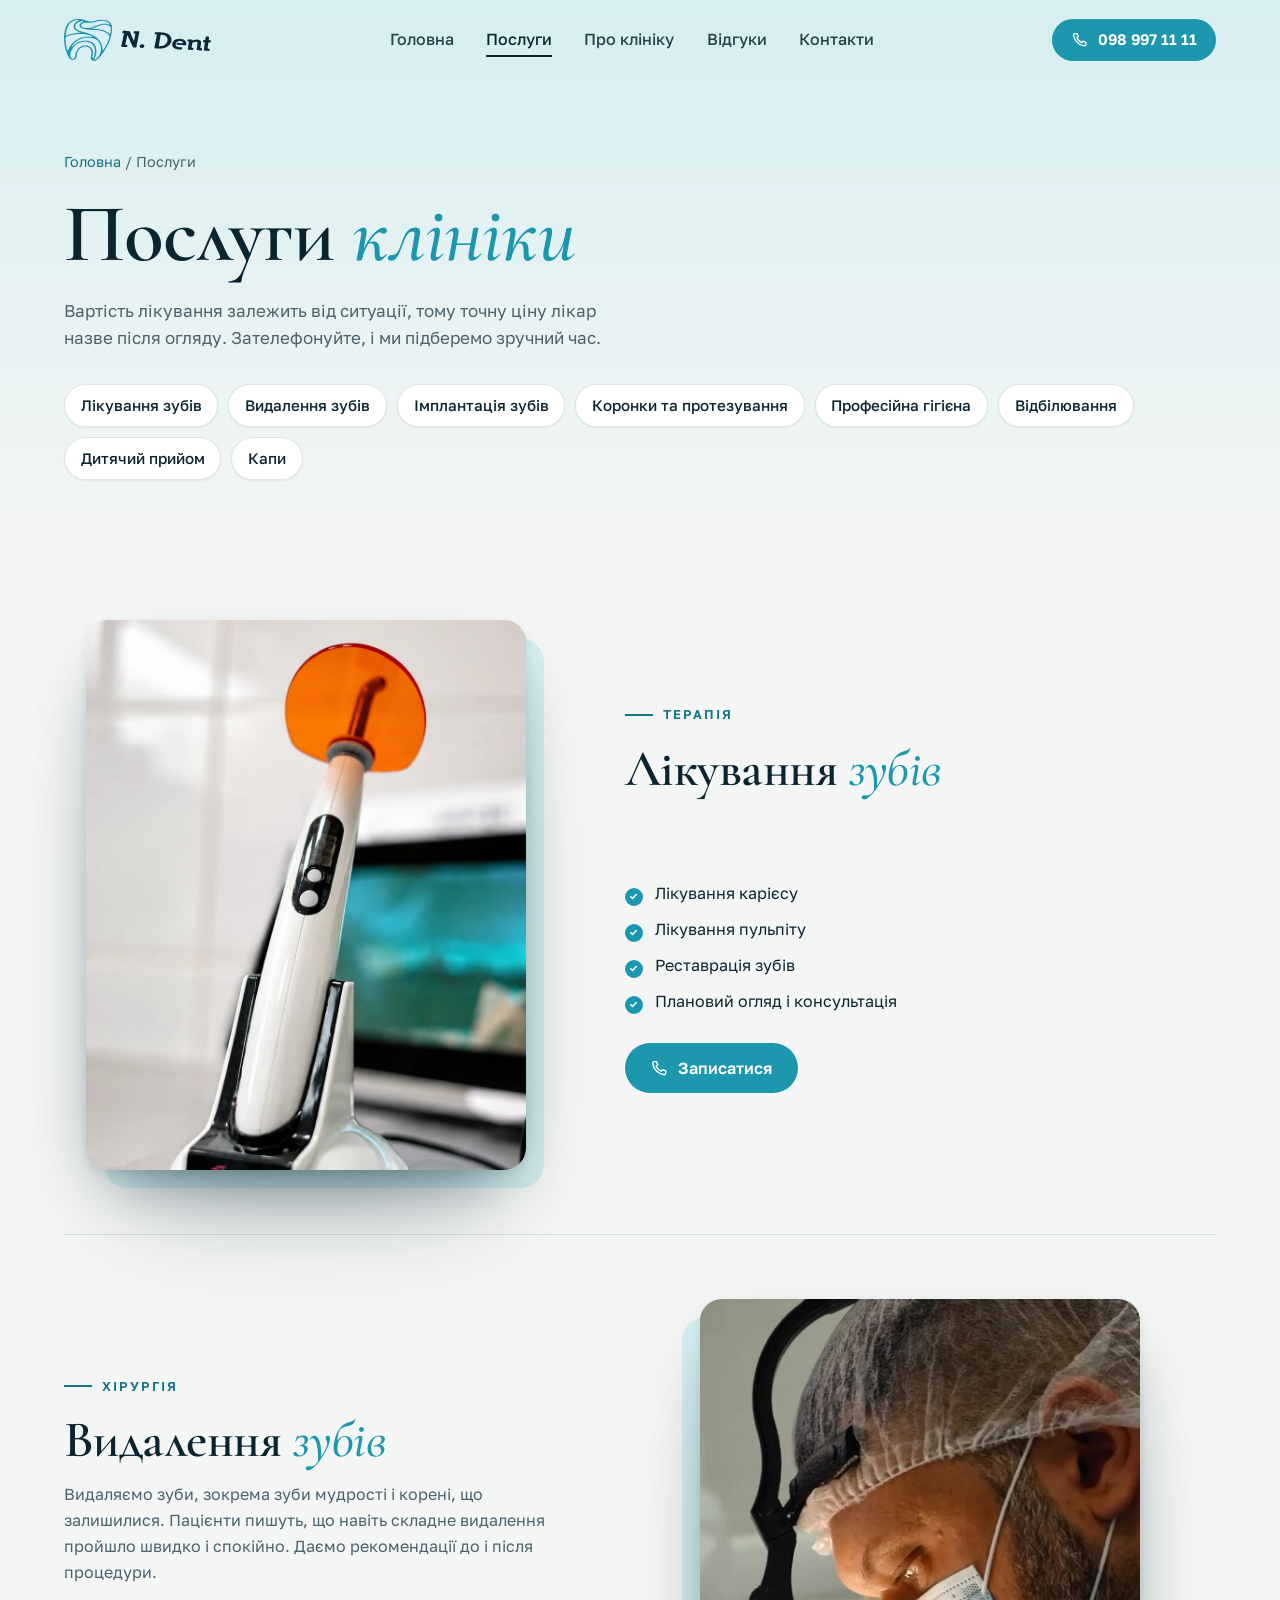
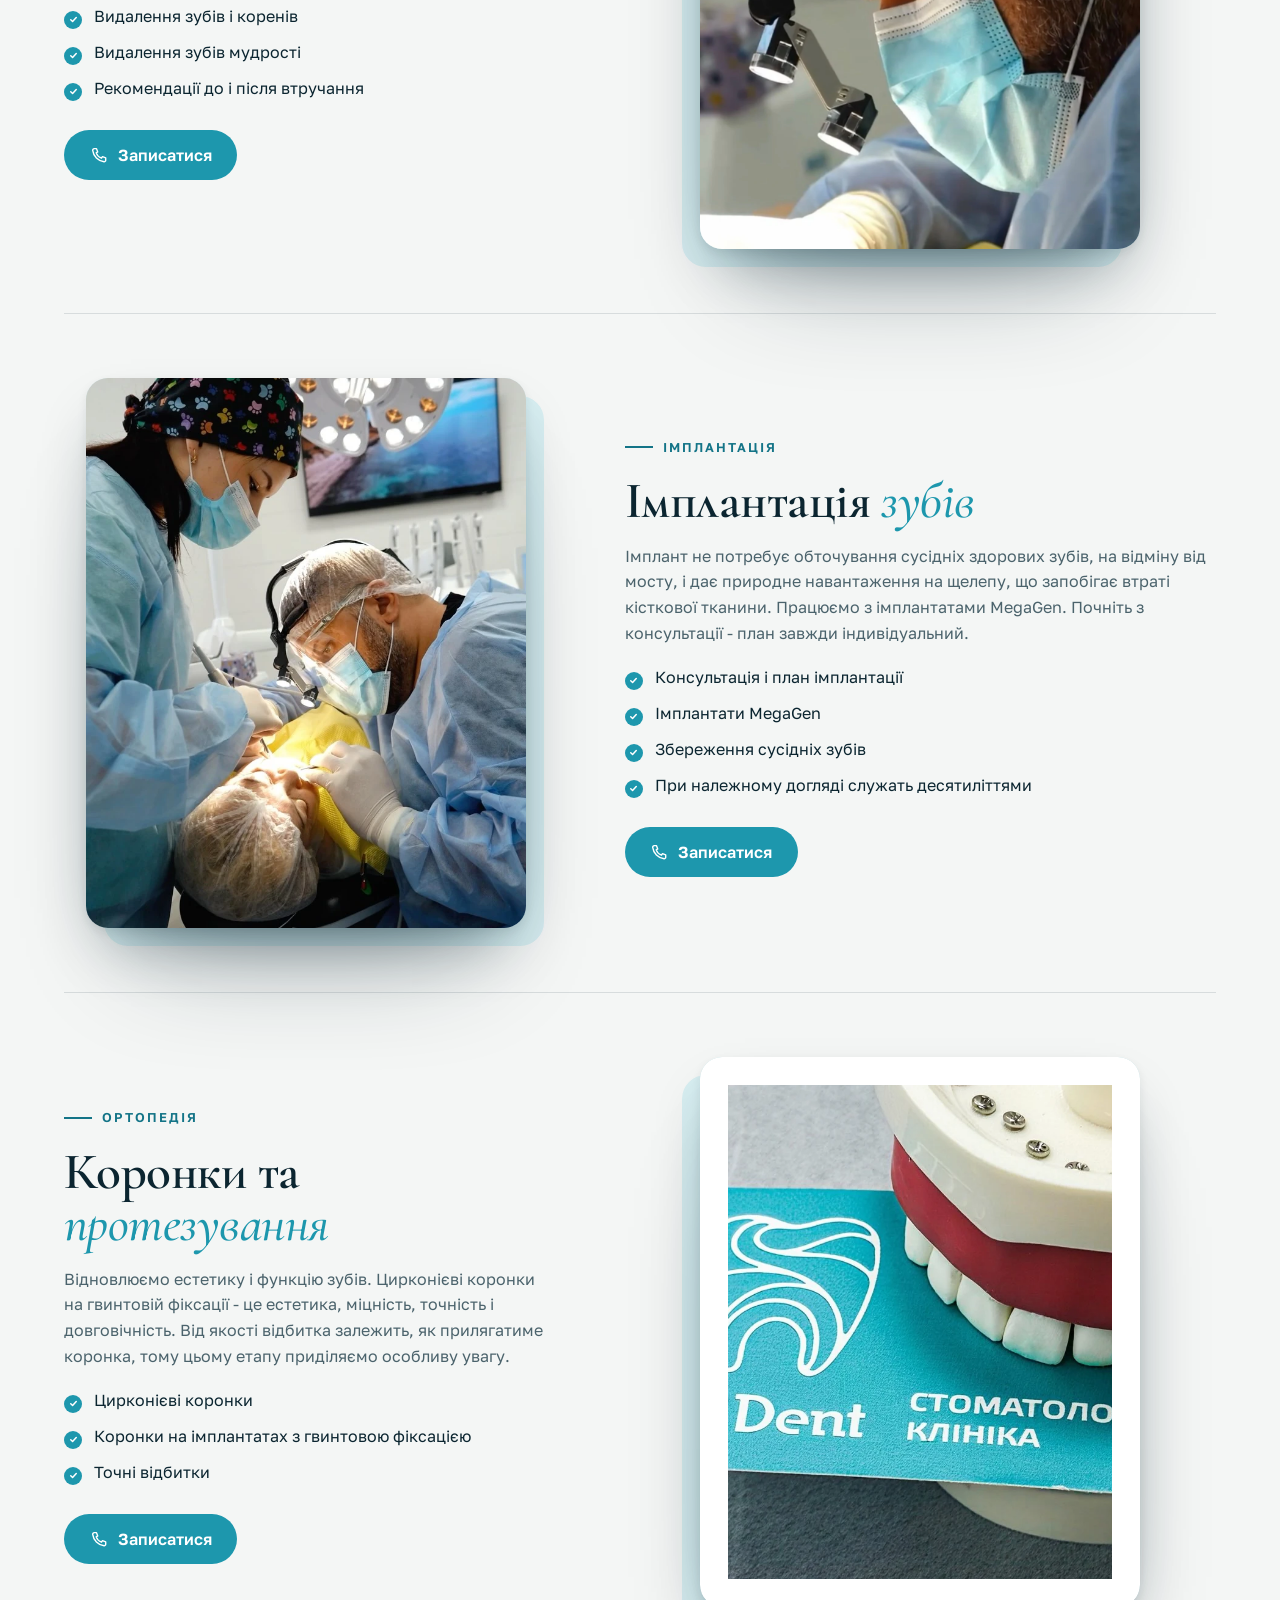
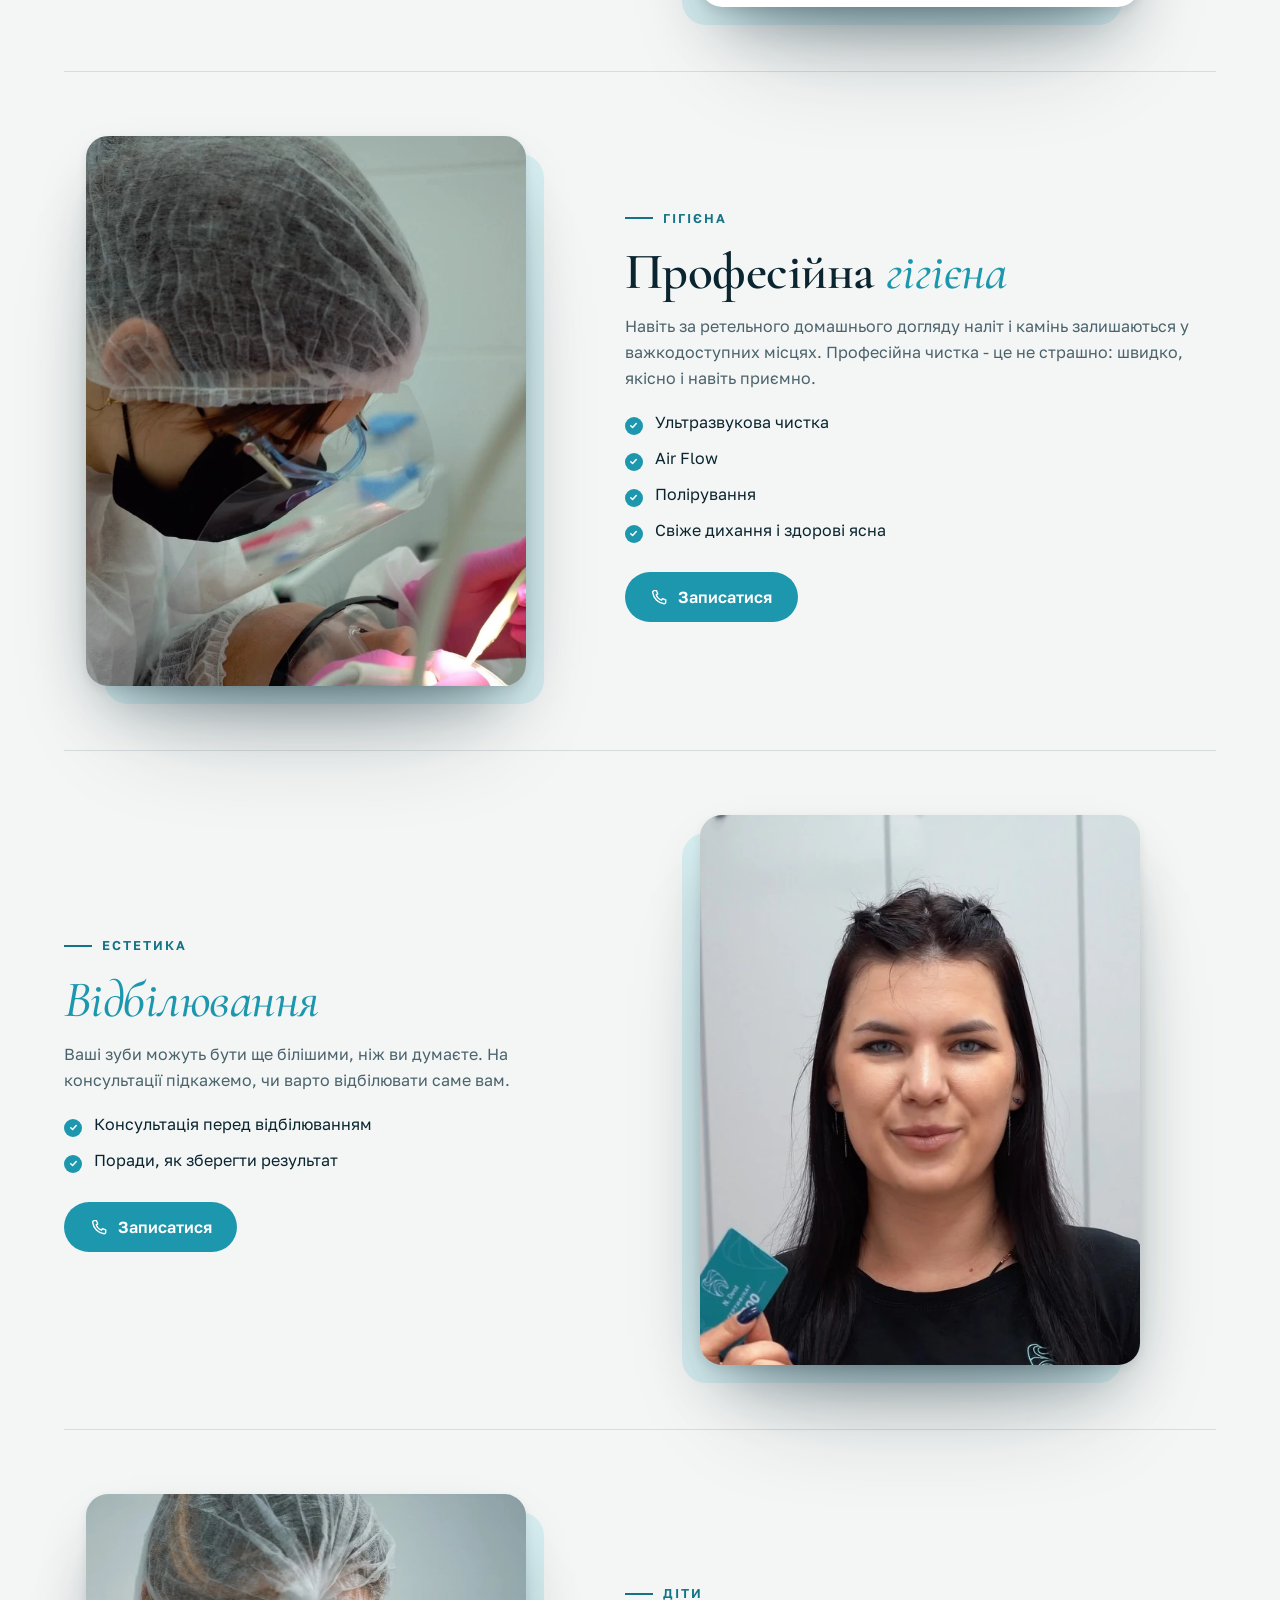
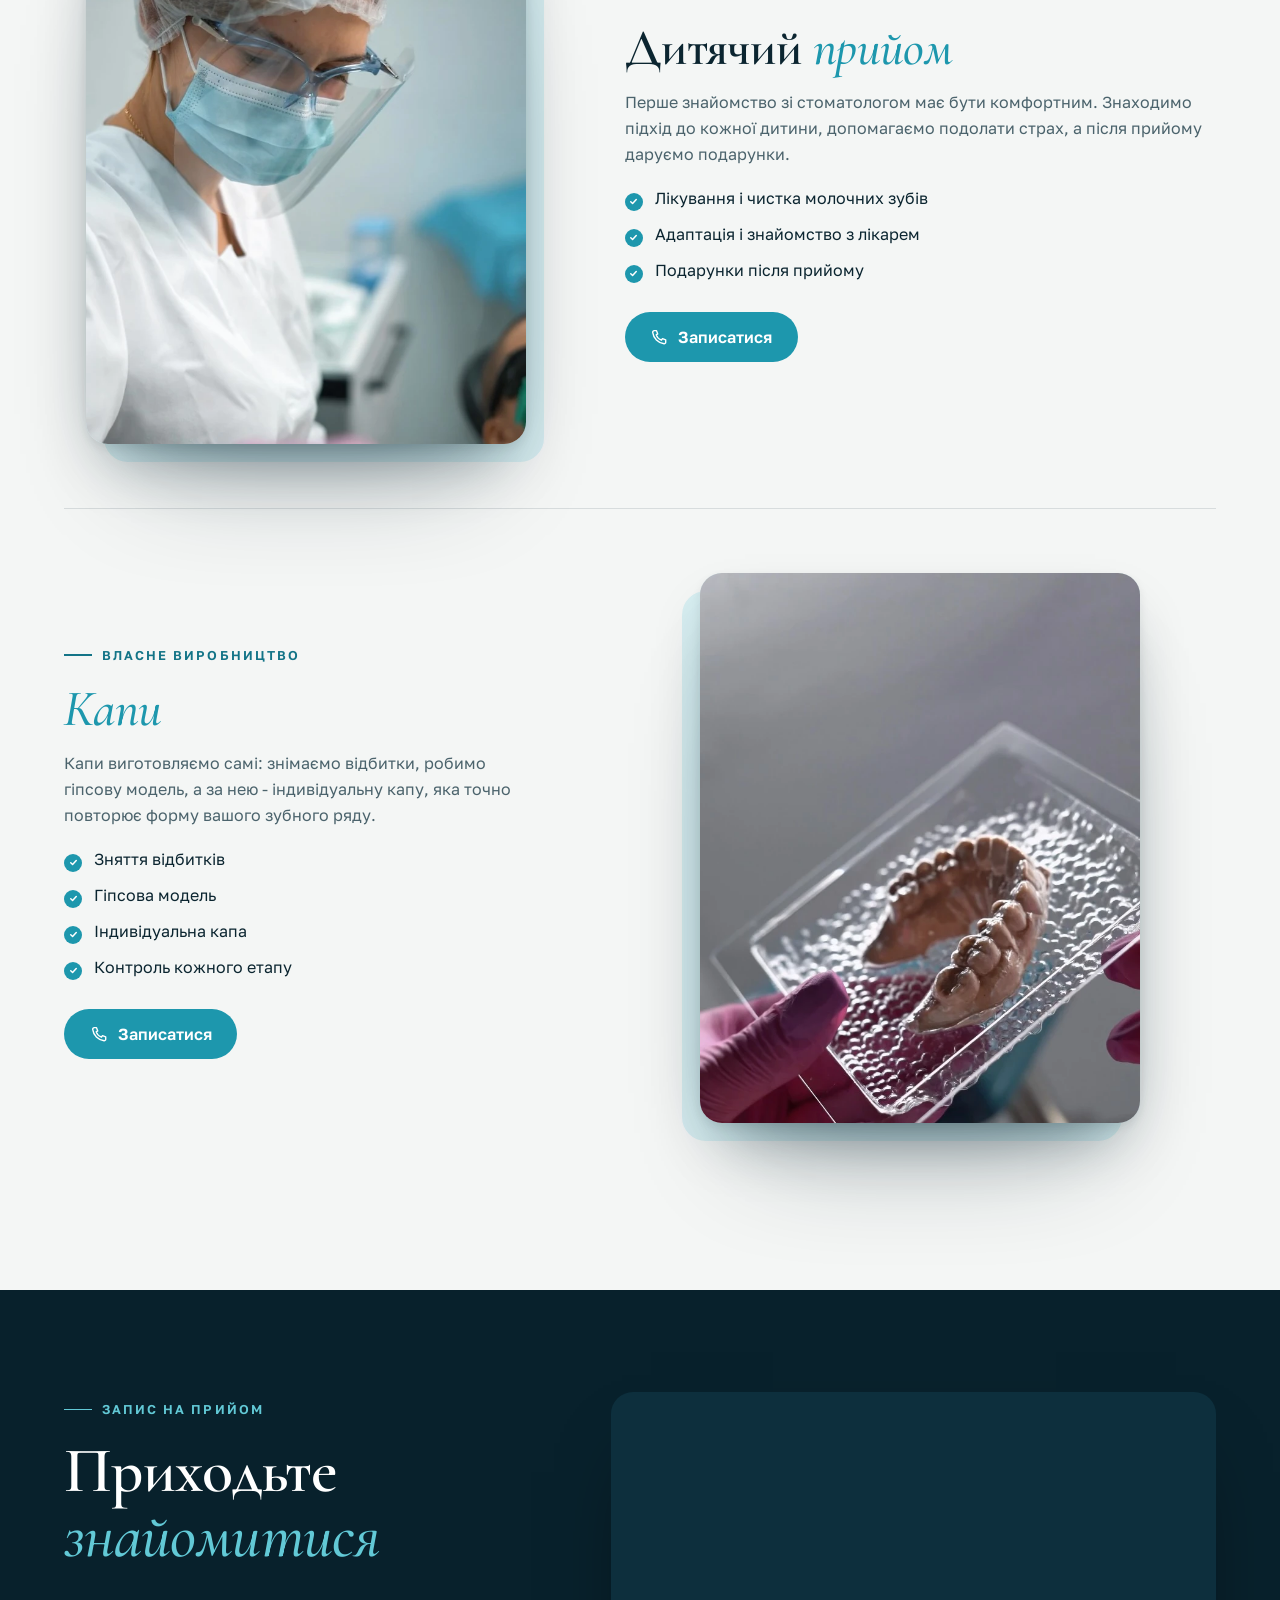
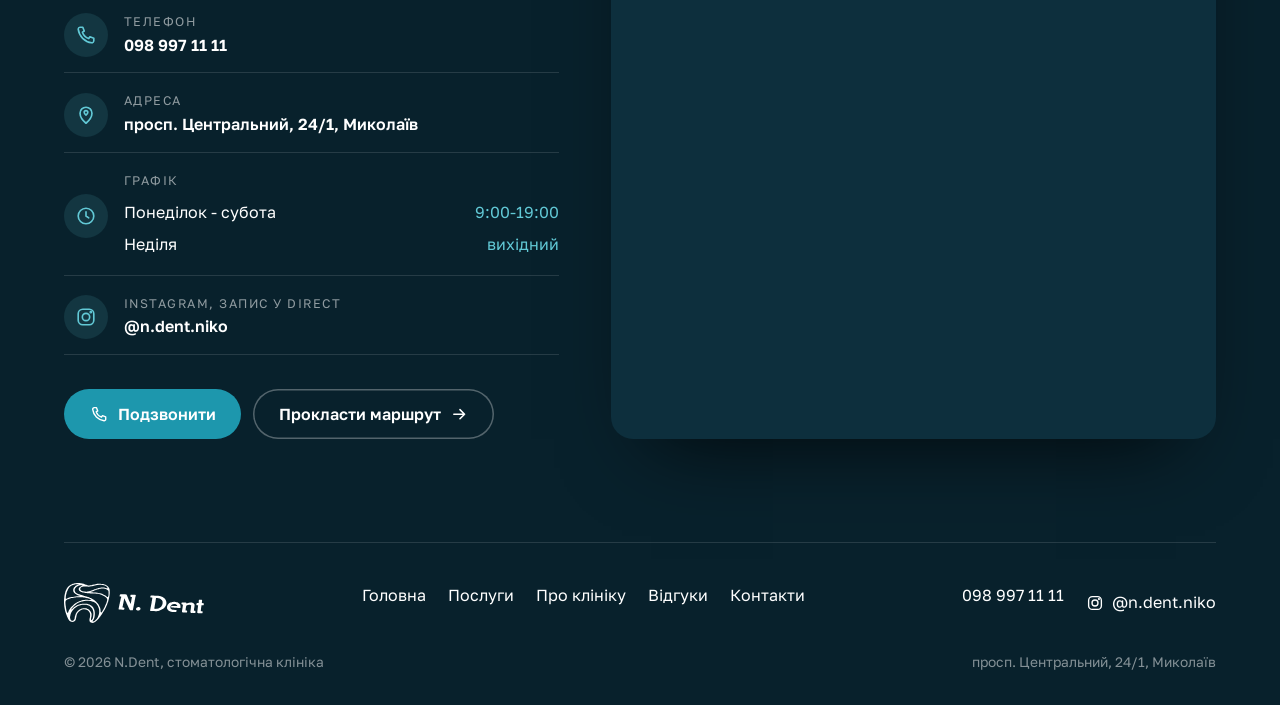
<file: poslugy.html>
<!doctype html>
<html lang="uk">
<head>
<meta charset="utf-8">
<meta name="viewport" content="width=device-width, initial-scale=1, viewport-fit=cover">
<meta name="robots" content="noindex, nofollow">
<title>Послуги - стоматологія N.Dent, Миколаїв</title>
<meta name="description" content="Лікування зубів, видалення, імплантація MegaGen, цирконієві коронки, професійна гігієна, відбілювання, дитячий прийом і капи власного виробництва в N.Dent, Миколаїв.">
<meta name="theme-color" content="#08212c">
<link rel="icon" href="img/favicon.svg" type="image/svg+xml">
<link rel="apple-touch-icon" href="img/apple-touch-icon.png">
<meta property="og:type" content="website">
<meta property="og:locale" content="uk_UA">
<meta property="og:site_name" content="N.Dent">
<meta property="og:title" content="Послуги - стоматологія N.Dent, Миколаїв">
<meta property="og:description" content="Лікування зубів, видалення, імплантація MegaGen, цирконієві коронки, професійна гігієна, відбілювання, дитячий прийом і капи власного виробництва в N.Dent, Миколаїв.">
<meta property="og:url" content="https://konkos-design.github.io/n-dent-mykolaiv/poslugy.html">
<meta property="og:image" content="https://konkos-design.github.io/n-dent-mykolaiv/img/og.jpg">
<meta property="og:image:width" content="1200">
<meta property="og:image:height" content="630">
<meta property="og:image:alt" content="Стоматологія N.Dent у Миколаєві">
<meta name="twitter:card" content="summary_large_image">
<meta name="twitter:title" content="Послуги - стоматологія N.Dent, Миколаїв">
<meta name="twitter:description" content="Лікування зубів, видалення, імплантація MegaGen, цирконієві коронки, професійна гігієна, відбілювання, дитячий прийом і капи власного виробництва в N.Dent, Миколаїв.">
<meta name="twitter:image" content="https://konkos-design.github.io/n-dent-mykolaiv/img/og.jpg">
<link rel="preload" href="fonts/cormorant-garamond-cyrillic-600-normal.woff2" as="font" type="font/woff2" crossorigin>
<link rel="preload" href="fonts/golos-text-cyrillic-400-normal.woff2" as="font" type="font/woff2" crossorigin>
<link rel="stylesheet" href="css/style.css">
</head>
<body class="light-top">
<svg width="0" height="0" style="position:absolute" aria-hidden="true"><defs>
<symbol id="i-phone" viewBox="0 0 24 24" fill="none" stroke="currentColor" stroke-width="1.8" stroke-linecap="round" stroke-linejoin="round"><path d="M5.5 3.5h3l1.6 4.2-2 1.3a11 11 0 0 0 6.9 6.9l1.3-2 4.2 1.6v3a2 2 0 0 1-2.2 2A17 17 0 0 1 3.5 5.7a2 2 0 0 1 2-2.2z"/></symbol>
<symbol id="i-pin" viewBox="0 0 24 24" fill="none" stroke="currentColor" stroke-width="1.8" stroke-linecap="round" stroke-linejoin="round"><path d="M12 21s-6.5-5.6-6.5-11a6.5 6.5 0 0 1 13 0c0 5.4-6.5 11-6.5 11z"/><path d="M12 7.2c-1.1 0-2 .8-2 1.9 0 1.6 2 3.1 2 3.1s2-1.5 2-3.1c0-1.1-.9-1.9-2-1.9z"/></symbol>
<symbol id="i-clock" viewBox="0 0 24 24" fill="none" stroke="currentColor" stroke-width="1.8" stroke-linecap="round" stroke-linejoin="round"><circle cx="12" cy="12" r="8.5"/><path d="M12 7.5V12l3 2"/></symbol>
<symbol id="i-arrow" viewBox="0 0 24 24" fill="none" stroke="currentColor" stroke-width="2" stroke-linecap="round" stroke-linejoin="round"><path d="M5 12h14M13 6l6 6-6 6"/></symbol>
<symbol id="i-arrow-ur" viewBox="0 0 24 24" fill="none" stroke="currentColor" stroke-width="2" stroke-linecap="round" stroke-linejoin="round"><path d="M7 17 17 7M9 7h8v8"/></symbol>
<symbol id="i-insta" viewBox="0 0 24 24" fill="none" stroke="currentColor" stroke-width="1.8" stroke-linecap="round" stroke-linejoin="round"><rect x="3.5" y="3.5" width="17" height="17" rx="5"/><circle cx="12" cy="12" r="4"/><circle cx="17.2" cy="6.8" r=".6" fill="currentColor"/></symbol>
<symbol id="i-quote" viewBox="0 0 24 24" fill="currentColor"><path d="M4 18v-5.5C4 8.4 6.2 6 10 5.5v2.6c-2 .5-3 1.9-3 4H10V18H4zm10 0v-5.5c0-4.1 2.2-6.5 6-7v2.6c-2 .5-3 1.9-3 4h3V18h-6z"/></symbol>
<symbol id="i-tooth" viewBox="0 0 32 32" fill="none" stroke="currentColor" stroke-width="1.7" stroke-linecap="round" stroke-linejoin="round"><path d="M10.5 4.5c-3.3 0-5.5 2.6-5.5 6.2 0 3 1.4 4.6 2 7.3.8 3.6 1 9.5 3.6 9.5 2.4 0 2.2-6.2 5.4-6.2s3 6.2 5.4 6.2c2.6 0 2.8-5.9 3.6-9.5.6-2.7 2-4.3 2-7.3 0-3.6-2.2-6.2-5.5-6.2-2.4 0-3.6 1.4-5.5 1.4s-3.1-1.4-5.5-1.4z"/></symbol>
<symbol id="i-therapy" viewBox="0 0 32 32" fill="none" stroke="currentColor" stroke-width="1.7" stroke-linecap="round" stroke-linejoin="round"><path d="M9.5 7c-2.8 0-4.5 2.2-4.5 5.2 0 2.5 1.2 3.9 1.7 6.1.7 3 .8 7.7 3 7.7 2 0 1.8-5 4.5-5s2.5 5 4.5 5c2.2 0 2.3-4.7 3-7.7"/><path d="M19 4.5l5 5M27.5 3.5 21 10l1.5 1.5L29 5"/><path d="M12 12.5c1.2 1 2.8 1 4 0"/></symbol>
<symbol id="i-surgery" viewBox="0 0 32 32" fill="none" stroke="currentColor" stroke-width="1.7" stroke-linecap="round" stroke-linejoin="round"><path d="M10 13c-2.4 0-4-1.8-4-4.3S7.6 4.5 10 4.5c1.7 0 2.6 1 4 1s2.3-1 4-1c2.4 0 4 1.7 4 4.2S20.4 13 18 13"/><path d="M11 13l1 6M17 13l-1 6"/><path d="M14 22v6M10.5 25.5 14 29l3.5-3.5"/></symbol>
<symbol id="i-implant" viewBox="0 0 32 32" fill="none" stroke="currentColor" stroke-width="1.7" stroke-linecap="round" stroke-linejoin="round"><path d="M9 4.5h14c1.4 0 2 1.3 1.6 2.6l-1.3 4.4H8.7L7.4 7.1C7 5.8 7.6 4.5 9 4.5z"/><path d="M12.5 11.5v2.5h7v-2.5"/><path d="M11.5 16h9M12 19.5h8M12.6 23h6.8M13.4 26.5h5.2"/><path d="M16 14v15"/></symbol>
<symbol id="i-crown" viewBox="0 0 32 32" fill="none" stroke="currentColor" stroke-width="1.7" stroke-linecap="round" stroke-linejoin="round"><path d="M6 12.5c0-4 2.5-7 6-7 1.6 0 2.6.8 4 .8s2.4-.8 4-.8c3.5 0 6 3 6 7v2H6v-2z"/><path d="M8 14.5v4c0 1.5 1.2 2.5 2.6 2.5h10.8c1.4 0 2.6-1 2.6-2.5v-4"/><path d="M12 21v6M20 21v6M16 21v4"/></symbol>
<symbol id="i-hygiene" viewBox="0 0 32 32" fill="none" stroke="currentColor" stroke-width="1.7" stroke-linecap="round" stroke-linejoin="round"><path d="M16 4.5s-7 7.6-7 12.4a7 7 0 0 0 14 0c0-4.8-7-12.4-7-12.4z"/><path d="M12.6 18.5a3.6 3.6 0 0 0 3.4 3.1"/><path d="M25.5 5v4M23.5 7h4M6 22v3M4.5 23.5h3"/></symbol>
<symbol id="i-white" viewBox="0 0 32 32" fill="none" stroke="currentColor" stroke-width="1.7" stroke-linecap="round" stroke-linejoin="round"><path d="M11 8.5c-2.8 0-4.5 2.2-4.5 5.2 0 2.5 1.2 3.9 1.7 6.1.7 3 .8 7.7 3 7.7 2 0 1.8-5 4.5-5s2.5 5 4.5 5c2.2 0 2.3-4.7 3-7.7.5-2.2 1.7-3.6 1.7-6.1"/><path d="M24 2.5l1.2 3.3 3.3 1.2-3.3 1.2L24 11.5l-1.2-3.3-3.3-1.2 3.3-1.2z"/><path d="M10.5 13.5c.8-1.6 2.3-2 3.5-1.6"/></symbol>
<symbol id="i-kids" viewBox="0 0 32 32" fill="none" stroke="currentColor" stroke-width="1.7" stroke-linecap="round" stroke-linejoin="round"><circle cx="16" cy="17" r="10"/><path d="M12.5 15.5v.5M19.5 15.5v.5"/><path d="M12 20c2.3 2.2 5.7 2.2 8 0"/><path d="M13 7.5c0-2 1.4-3.5 3-3.5 1.2 0 2 .7 2 1.6"/></symbol>
<symbol id="i-kapa" viewBox="0 0 32 32" fill="none" stroke="currentColor" stroke-width="1.7" stroke-linecap="round" stroke-linejoin="round"><path d="M6 21c0-8 4.5-14 10-14s10 6 10 14"/><path d="M10.5 21c0-5.6 2.4-9.5 5.5-9.5s5.5 3.9 5.5 9.5"/><path d="M6 21h4.5M21.5 21H26"/><path d="M4 25.5h24"/></symbol>
<symbol id="i-gift" viewBox="0 0 32 32" fill="none" stroke="currentColor" stroke-width="1.7" stroke-linecap="round" stroke-linejoin="round"><rect x="5" y="11" width="22" height="6" rx="1.5"/><path d="M7 17v9.5h18V17M16 11v15.5"/><path d="M16 11c-1.5-3.6-6.5-5-6.5-2 0 1.6 2.2 2 6.5 2zm0 0c1.5-3.6 6.5-5 6.5-2 0 1.6-2.2 2-6.5 2z"/></symbol>
<symbol id="i-shield" viewBox="0 0 32 32" fill="none" stroke="currentColor" stroke-width="1.7" stroke-linecap="round" stroke-linejoin="round"><path d="M16 4 6.5 7.5v7.3c0 6 4 10.6 9.5 13.2 5.5-2.6 9.5-7.2 9.5-13.2V7.5L16 4z"/><path d="m11.5 16 3.2 3.2 6-6.4"/></symbol>
<symbol id="i-cup" viewBox="0 0 32 32" fill="none" stroke="currentColor" stroke-width="1.7" stroke-linecap="round" stroke-linejoin="round"><path d="M6 13h16v6a7 7 0 0 1-7 7h-2a7 7 0 0 1-7-7v-6z"/><path d="M22 15h1.5a3 3 0 0 1 0 6H21.5"/><path d="M11 9c0-1.5 1.5-1.5 1.5-3M16 9c0-1.5 1.5-1.5 1.5-3"/></symbol>
<symbol id="i-calendar" viewBox="0 0 32 32" fill="none" stroke="currentColor" stroke-width="1.7" stroke-linecap="round" stroke-linejoin="round"><rect x="5" y="7" width="22" height="20" rx="3"/><path d="M5 13h22M11 4v5M21 4v5"/><path d="m12 20 2.7 2.7L20 17.5"/></symbol>
<symbol id="i-heart" viewBox="0 0 32 32" fill="none" stroke="currentColor" stroke-width="1.7" stroke-linecap="round" stroke-linejoin="round"><path d="M16 26.5S5 20.2 5 12.3A5.8 5.8 0 0 1 16 9.6a5.8 5.8 0 0 1 11 2.7c0 7.9-11 14.2-11 14.2z"/><path d="M10 14h3l1.5-2.5 2 5 1.5-2.5h4"/></symbol>
</defs></svg>
<a class="skip" href="#main">Перейти до змісту</a>
<header class="header">
  <div class="wrap header__in">
    <a class="brand" href="index.html" aria-label="N.Dent - на головну"><img class="b-light" src="img/logo-white.svg" alt="N.Dent" width="147" height="42"><img class="b-dark" src="img/logo.svg" alt="" width="147" height="42"></a>
    <nav class="nav" aria-label="Головне меню"><a href="index.html">Головна</a><a href="poslugy.html" aria-current="page">Послуги</a><a href="pro-nas.html">Про клініку</a><a href="vidguky.html">Відгуки</a><a href="kontakty.html">Контакти</a></nav>
    <div class="hcall"><a class="btn" href="tel:+380989971111"><svg aria-hidden="true"><use href="#i-phone"/></svg><span>098 997 11 11</span></a><button class="burger" type="button" aria-label="Меню" aria-expanded="false" aria-controls="mnav"><span></span><span></span><span></span></button></div>
  </div>
</header>
<nav class="mnav" id="mnav" aria-label="Мобільне меню"><a class="l" href="index.html">Головна</a><a class="l" href="poslugy.html">Послуги</a><a class="l" href="pro-nas.html">Про клініку</a><a class="l" href="vidguky.html">Відгуки</a><a class="l" href="kontakty.html">Контакти</a><a class="btn" href="tel:+380989971111"><svg aria-hidden="true"><use href="#i-phone"/></svg><span>Подзвонити: 098 997 11 11</span></a></nav>
<main id="main"><section class="phero"><div class="wrap"><div class="crumbs"><a href="index.html">Головна</a> / Послуги</div><h1 class="rv">Послуги <em>клініки</em></h1><p class="lead rv d1">Вартість лікування залежить від ситуації, тому точну ціну лікар назве після огляду. Зателефонуйте, і ми підберемо зручний час.</p><nav class="chips rv d2" aria-label="Послуги"><a href="#terapiya">Лікування зубів</a><a href="#khirurhiya">Видалення зубів</a><a href="#implantatsiya">Імплантація зубів</a><a href="#ortopediya">Коронки та протезування</a><a href="#hihiyena">Професійна гігієна</a><a href="#vidbilyuvannya">Відбілювання</a><a href="#dity">Дитячий прийом</a><a href="#kapy">Капи</a></nav></div></section><section class="sec" style="padding-top:clamp(48px,6vw,80px)"><div class="wrap"><article class="svc" id="terapiya">
  <div class="svc__ph rv"><div class="ph"><img src="img/light.webp" alt="Лампа для полімеризації пломб у кабінеті N.Dent" loading="lazy" width="800" height="1000"></div></div>
  <div><span class="kicker">Терапія</span><h2 class="rv">Лікування <em>зубів</em></h2><p class="rv d1">Лікуємо карієс і пульпіт, відновлюємо зруйновані зуби. Перед лікуванням пояснюємо, що саме і навіщо робитимемо, тож у кріслі немає сюрпризів.</p><ul class="checks rv d2"><li>Лікування карієсу</li><li>Лікування пульпіту</li><li>Реставрація зубів</li><li>Плановий огляд і консультація</li></ul><a class="btn" href="tel:+380989971111"><svg aria-hidden="true"><use href="#i-phone"/></svg><span>Записатися</span></a></div>
</article><article class="svc" id="khirurhiya">
  <div class="svc__ph rv"><div class="ph"><img src="img/hero.webp" alt="Лікар-хірург N.Dent під час роботи" loading="lazy" width="800" height="1000"></div></div>
  <div><span class="kicker">Хірургія</span><h2 class="rv">Видалення <em>зубів</em></h2><p class="rv d1">Видаляємо зуби, зокрема зуби мудрості і корені, що залишилися. Пацієнти пишуть, що навіть складне видалення пройшло швидко і спокійно. Даємо рекомендації до і після процедури.</p><ul class="checks rv d2"><li>Видалення зубів і коренів</li><li>Видалення зубів мудрості</li><li>Рекомендації до і після втручання</li></ul><a class="btn" href="tel:+380989971111"><svg aria-hidden="true"><use href="#i-phone"/></svg><span>Записатися</span></a></div>
</article><article class="svc" id="implantatsiya">
  <div class="svc__ph rv"><div class="ph"><img src="img/surgery.webp" alt="Імплантація зуба в N.Dent" loading="lazy" width="800" height="1000"></div></div>
  <div><span class="kicker">Імплантація</span><h2 class="rv">Імплантація <em>зубів</em></h2><p class="rv d1">Імплант не потребує обточування сусідніх здорових зубів, на відміну від мосту, і дає природне навантаження на щелепу, що запобігає втраті кісткової тканини. Працюємо з імплантатами MegaGen. Почніть з консультації - план завжди індивідуальний.</p><ul class="checks rv d2"><li>Консультація і план імплантації</li><li>Імплантати MegaGen</li><li>Збереження сусідніх зубів</li><li>При належному догляді служать десятиліттями</li></ul><a class="btn" href="tel:+380989971111"><svg aria-hidden="true"><use href="#i-phone"/></svg><span>Записатися</span></a></div>
</article><article class="svc" id="ortopediya">
  <div class="svc__ph rv"><div class="ph"><img class="pl" src="img/card.webp" alt="Візитка N.Dent поруч із моделлю щелепи" loading="lazy" width="800" height="1000"></div></div>
  <div><span class="kicker">Ортопедія</span><h2 class="rv">Коронки та <em>протезування</em></h2><p class="rv d1">Відновлюємо естетику і функцію зубів. Цирконієві коронки на гвинтовій фіксації - це естетика, міцність, точність і довговічність. Від якості відбитка залежить, як прилягатиме коронка, тому цьому етапу приділяємо особливу увагу.</p><ul class="checks rv d2"><li>Цирконієві коронки</li><li>Коронки на імплантатах з гвинтовою фіксацією</li><li>Точні відбитки</li></ul><a class="btn" href="tel:+380989971111"><svg aria-hidden="true"><use href="#i-phone"/></svg><span>Записатися</span></a></div>
</article><article class="svc" id="hihiyena">
  <div class="svc__ph rv"><div class="ph"><img src="img/hygiene.webp" alt="Професійна чистка зубів у N.Dent" loading="lazy" width="800" height="1000"></div></div>
  <div><span class="kicker">Гігієна</span><h2 class="rv">Професійна <em>гігієна</em></h2><p class="rv d1">Навіть за ретельного домашнього догляду наліт і камінь залишаються у важкодоступних місцях. Професійна чистка - це не страшно: швидко, якісно і навіть приємно.</p><ul class="checks rv d2"><li>Ультразвукова чистка</li><li>Air Flow</li><li>Полірування</li><li>Свіже дихання і здорові ясна</li></ul><a class="btn" href="tel:+380989971111"><svg aria-hidden="true"><use href="#i-phone"/></svg><span>Записатися</span></a></div>
</article><article class="svc" id="vidbilyuvannya">
  <div class="svc__ph rv"><div class="ph"><img src="img/smile.webp" alt="Усмішка" loading="lazy" width="800" height="1000"></div></div>
  <div><span class="kicker">Естетика</span><h2 class="rv"><em>Відбілювання</em></h2><p class="rv d1">Ваші зуби можуть бути ще білішими, ніж ви думаєте. На консультації підкажемо, чи варто відбілювати саме вам.</p><ul class="checks rv d2"><li>Консультація перед відбілюванням</li><li>Поради, як зберегти результат</li></ul><a class="btn" href="tel:+380989971111"><svg aria-hidden="true"><use href="#i-phone"/></svg><span>Записатися</span></a></div>
</article><article class="svc" id="dity">
  <div class="svc__ph rv"><div class="ph"><img src="img/kids.webp" alt="Лікарка N.Dent на прийомі" loading="lazy" width="800" height="1000"></div></div>
  <div><span class="kicker">Діти</span><h2 class="rv">Дитячий <em>прийом</em></h2><p class="rv d1">Перше знайомство зі стоматологом має бути комфортним. Знаходимо підхід до кожної дитини, допомагаємо подолати страх, а після прийому даруємо подарунки.</p><ul class="checks rv d2"><li>Лікування і чистка молочних зубів</li><li>Адаптація і знайомство з лікарем</li><li>Подарунки після прийому</li></ul><a class="btn" href="tel:+380989971111"><svg aria-hidden="true"><use href="#i-phone"/></svg><span>Записатися</span></a></div>
</article><article class="svc" id="kapy">
  <div class="svc__ph rv"><div class="ph"><img src="img/kapa.webp" alt="Індивідуальна капа N.Dent" loading="lazy" width="800" height="1000"></div></div>
  <div><span class="kicker">Власне виробництво</span><h2 class="rv"><em>Капи</em></h2><p class="rv d1">Капи виготовляємо самі: знімаємо відбитки, робимо гіпсову модель, а за нею - індивідуальну капу, яка точно повторює форму вашого зубного ряду.</p><ul class="checks rv d2"><li>Зняття відбитків</li><li>Гіпсова модель</li><li>Індивідуальна капа</li><li>Контроль кожного етапу</li></ul><a class="btn" href="tel:+380989971111"><svg aria-hidden="true"><use href="#i-phone"/></svg><span>Записатися</span></a></div>
</article></div></section><section class="sec dark" id="kontakt">
  <div class="wrap visit">
    <div class="rv">
      <span class="kicker">Запис на прийом</span>
      <h2 class="h2">Приходьте <em>знайомитися</em></h2>
      <ul class="info">
        <li><svg aria-hidden="true"><use href="#i-phone"/></svg><div><small>Телефон</small><a href="tel:+380989971111">098 997 11 11</a></div></li>
        <li><svg aria-hidden="true"><use href="#i-pin"/></svg><div><small>Адреса</small><a href="https://www.google.com/maps/place/?q=place_id:ChIJP1YwaQDJxUAR0qogbNPwJ9c" target="_blank" rel="noopener">просп. Центральний, 24/1, Миколаїв</a></div></li>
        <li><svg aria-hidden="true"><use href="#i-clock"/></svg><div><small>Графік</small><table class="hours"><tbody><tr><td>Понеділок - субота</td><td>9:00-19:00</td></tr><tr><td>Неділя</td><td>вихідний</td></tr></tbody></table></div></li>
        <li><svg aria-hidden="true"><use href="#i-insta"/></svg><div><small>Instagram, запис у Direct</small><a href="https://www.instagram.com/n.dent.niko/" target="_blank" rel="noopener">@n.dent.niko</a></div></li>
      </ul>
      <div style="display:flex;flex-wrap:wrap;gap:12px"><a class="btn" href="tel:+380989971111"><svg aria-hidden="true"><use href="#i-phone"/></svg><span>Подзвонити</span></a><a class="btn btn--line" href="https://www.google.com/maps/place/?q=place_id:ChIJP1YwaQDJxUAR0qogbNPwJ9c" target="_blank" rel="noopener"><span>Прокласти маршрут</span><svg class="ar" aria-hidden="true"><use href="#i-arrow"/></svg></a></div>
    </div>
    <div class="map rv d2"><iframe title="N.Dent на карті" loading="lazy" referrerpolicy="no-referrer-when-downgrade" src="https://maps.google.com/maps?q=46.9685259,31.9726483&amp;z=16&amp;hl=uk&amp;output=embed"></iframe></div>
  </div>
</section>
</main><footer class="footer">
  <div class="wrap">
    <div class="footer__in">
      <img src="img/logo-white.svg" alt="N.Dent" width="140" height="40" loading="lazy">
      <nav aria-label="Сторінки"><a href="index.html">Головна</a><a href="poslugy.html">Послуги</a><a href="pro-nas.html">Про клініку</a><a href="vidguky.html">Відгуки</a><a href="kontakty.html">Контакти</a></nav>
      <div style="display:flex;gap:22px;flex-wrap:wrap"><a href="tel:+380989971111">098 997 11 11</a><a class="ig" href="https://www.instagram.com/n.dent.niko/" target="_blank" rel="noopener"><svg aria-hidden="true"><use href="#i-insta"/></svg>@n.dent.niko</a></div>
    </div>
    <div class="footer__b"><span>&copy; <span id="yr">2026</span> N.Dent, стоматологічна клініка</span><span>просп. Центральний, 24/1, Миколаїв</span></div>
  </div>
</footer>
<a class="fab" href="tel:+380989971111" aria-label="Подзвонити в N.Dent"><svg aria-hidden="true"><use href="#i-phone"/></svg></a>
<script src="js/main.js" defer></script>
</body>
</html>
</file>
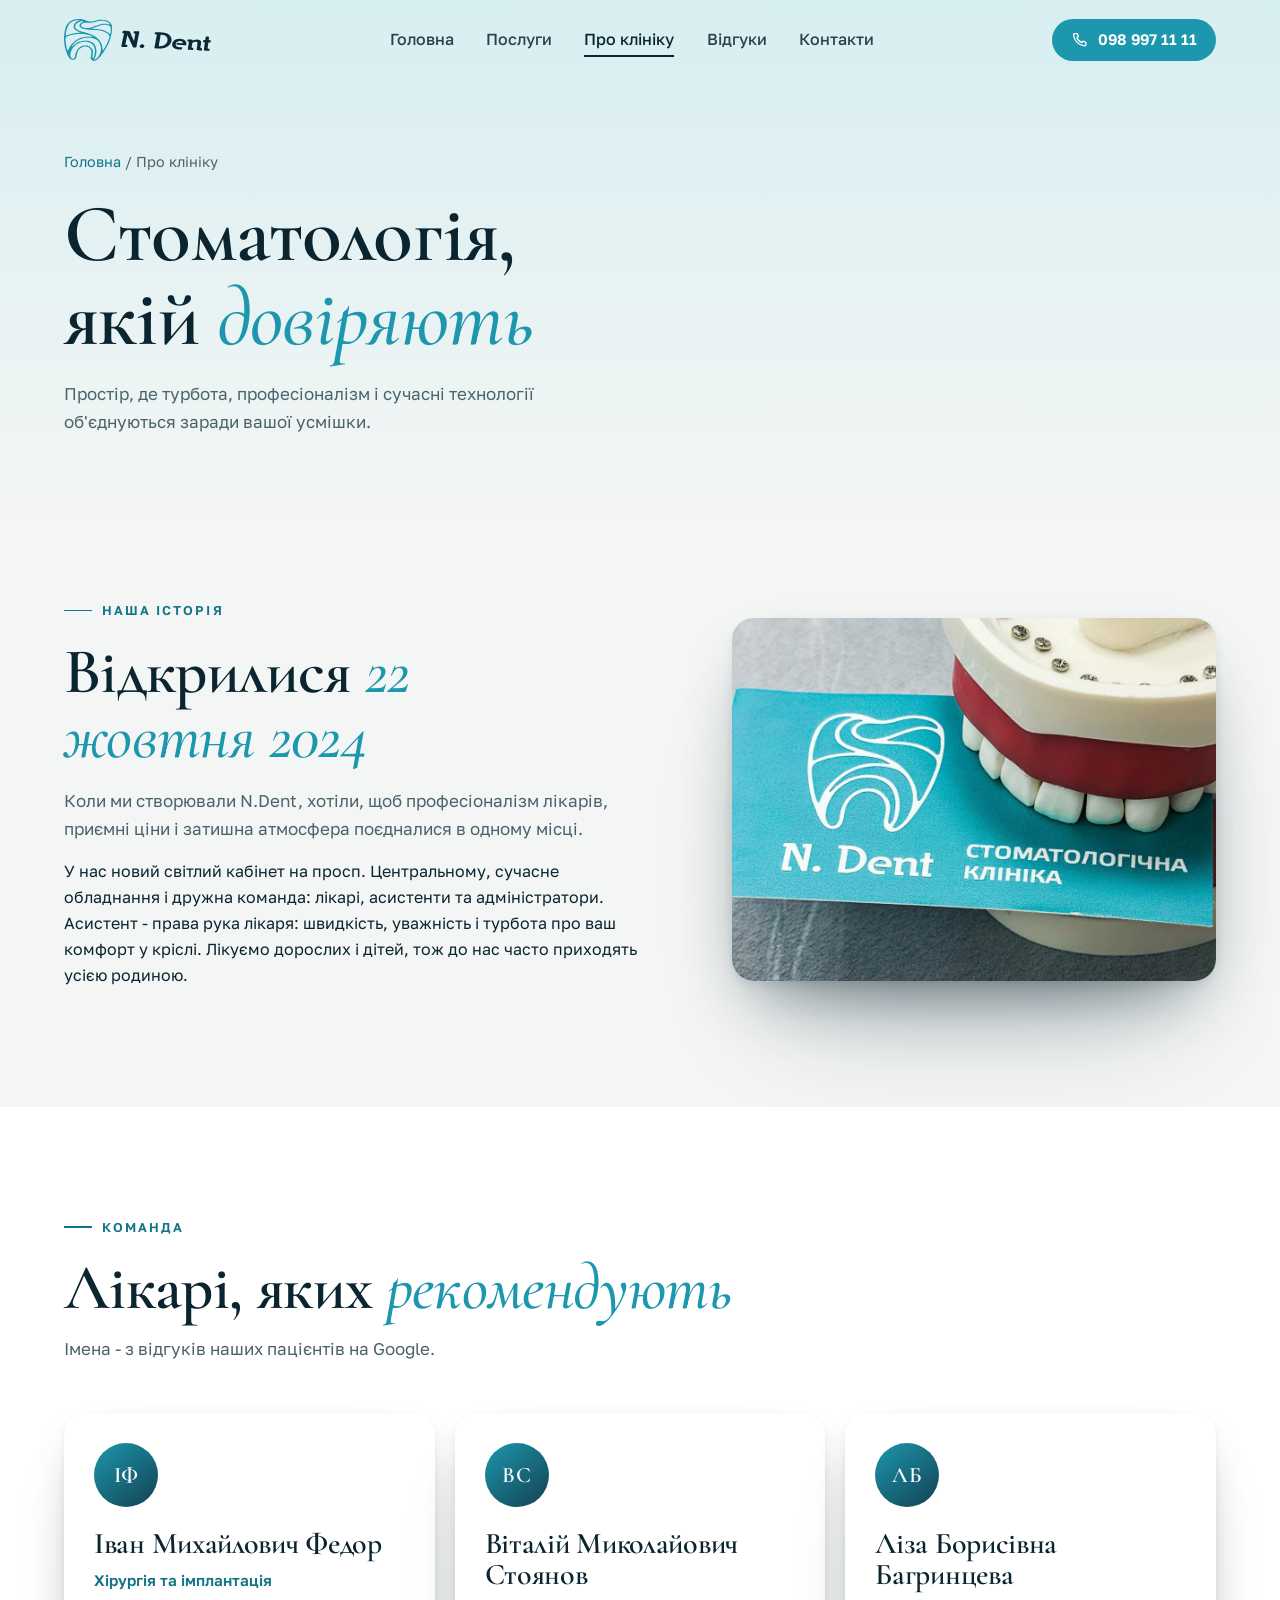
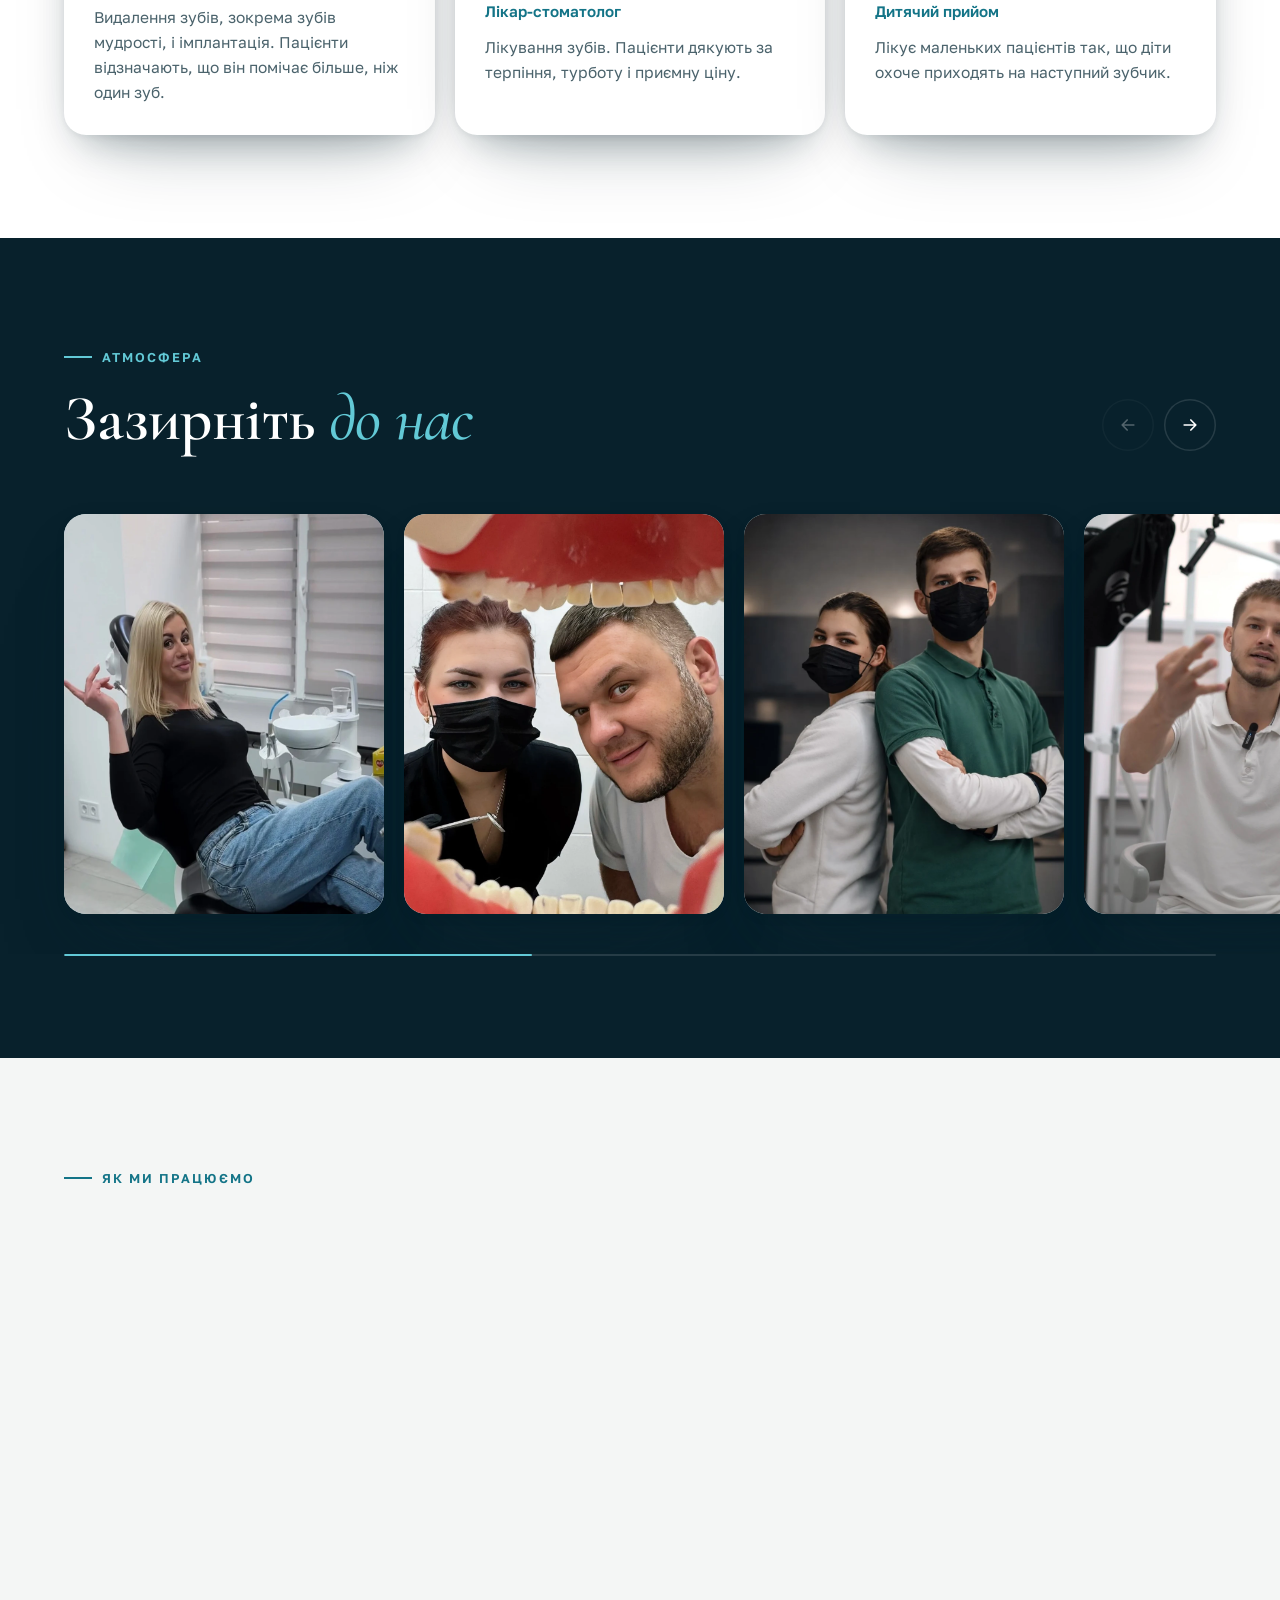
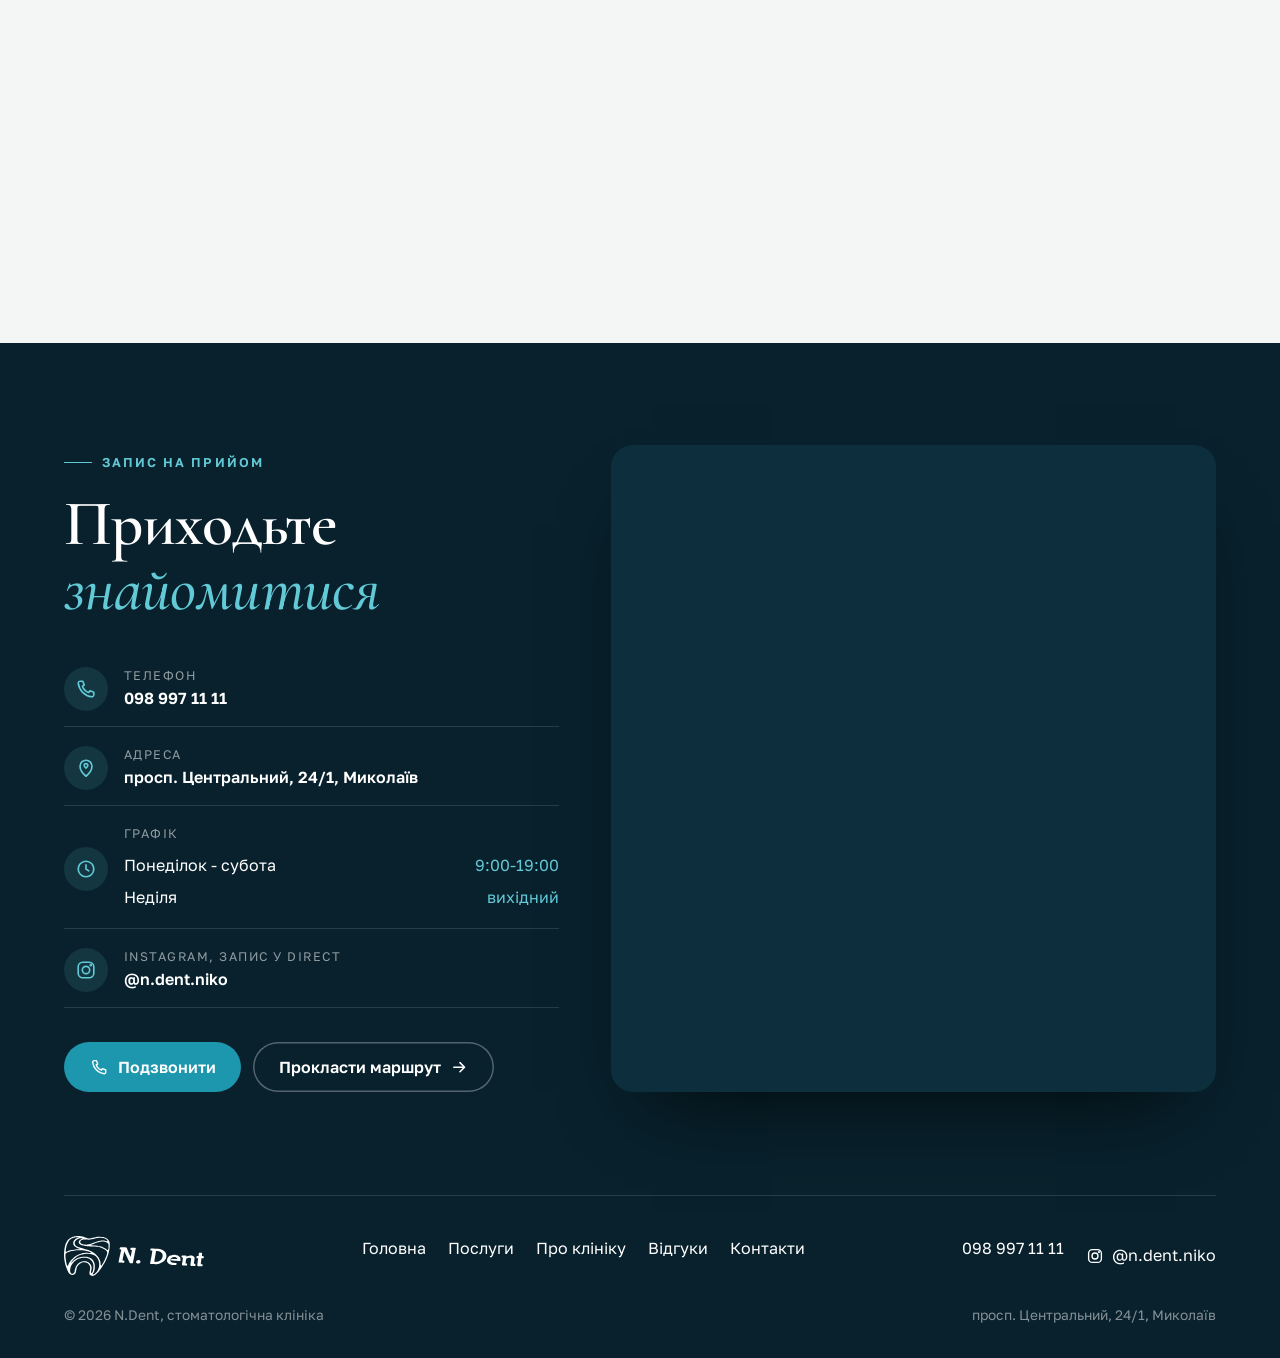
<file: pro-nas.html>
<!doctype html>
<html lang="uk">
<head>
<meta charset="utf-8">
<meta name="viewport" content="width=device-width, initial-scale=1, viewport-fit=cover">
<meta name="robots" content="noindex, nofollow">
<title>Про клініку - стоматологія N.Dent, Миколаїв</title>
<meta name="description" content="N.Dent - сучасна стоматологія в центрі Миколаєва з жовтня 2024 року. Команда лікарів, затишна атмосфера і власне виробництво кап.">
<meta name="theme-color" content="#08212c">
<link rel="icon" href="img/favicon.svg" type="image/svg+xml">
<link rel="apple-touch-icon" href="img/apple-touch-icon.png">
<meta property="og:type" content="website">
<meta property="og:locale" content="uk_UA">
<meta property="og:site_name" content="N.Dent">
<meta property="og:title" content="Про клініку - стоматологія N.Dent, Миколаїв">
<meta property="og:description" content="N.Dent - сучасна стоматологія в центрі Миколаєва з жовтня 2024 року. Команда лікарів, затишна атмосфера і власне виробництво кап.">
<meta property="og:url" content="https://konkos-design.github.io/n-dent-mykolaiv/pro-nas.html">
<meta property="og:image" content="https://konkos-design.github.io/n-dent-mykolaiv/img/og.jpg">
<meta property="og:image:width" content="1200">
<meta property="og:image:height" content="630">
<meta property="og:image:alt" content="Стоматологія N.Dent у Миколаєві">
<meta name="twitter:card" content="summary_large_image">
<meta name="twitter:title" content="Про клініку - стоматологія N.Dent, Миколаїв">
<meta name="twitter:description" content="N.Dent - сучасна стоматологія в центрі Миколаєва з жовтня 2024 року. Команда лікарів, затишна атмосфера і власне виробництво кап.">
<meta name="twitter:image" content="https://konkos-design.github.io/n-dent-mykolaiv/img/og.jpg">
<link rel="preload" href="fonts/cormorant-garamond-cyrillic-600-normal.woff2" as="font" type="font/woff2" crossorigin>
<link rel="preload" href="fonts/golos-text-cyrillic-400-normal.woff2" as="font" type="font/woff2" crossorigin>
<link rel="stylesheet" href="css/style.css">
</head>
<body class="light-top">
<svg width="0" height="0" style="position:absolute" aria-hidden="true"><defs>
<symbol id="i-phone" viewBox="0 0 24 24" fill="none" stroke="currentColor" stroke-width="1.8" stroke-linecap="round" stroke-linejoin="round"><path d="M5.5 3.5h3l1.6 4.2-2 1.3a11 11 0 0 0 6.9 6.9l1.3-2 4.2 1.6v3a2 2 0 0 1-2.2 2A17 17 0 0 1 3.5 5.7a2 2 0 0 1 2-2.2z"/></symbol>
<symbol id="i-pin" viewBox="0 0 24 24" fill="none" stroke="currentColor" stroke-width="1.8" stroke-linecap="round" stroke-linejoin="round"><path d="M12 21s-6.5-5.6-6.5-11a6.5 6.5 0 0 1 13 0c0 5.4-6.5 11-6.5 11z"/><path d="M12 7.2c-1.1 0-2 .8-2 1.9 0 1.6 2 3.1 2 3.1s2-1.5 2-3.1c0-1.1-.9-1.9-2-1.9z"/></symbol>
<symbol id="i-clock" viewBox="0 0 24 24" fill="none" stroke="currentColor" stroke-width="1.8" stroke-linecap="round" stroke-linejoin="round"><circle cx="12" cy="12" r="8.5"/><path d="M12 7.5V12l3 2"/></symbol>
<symbol id="i-arrow" viewBox="0 0 24 24" fill="none" stroke="currentColor" stroke-width="2" stroke-linecap="round" stroke-linejoin="round"><path d="M5 12h14M13 6l6 6-6 6"/></symbol>
<symbol id="i-arrow-ur" viewBox="0 0 24 24" fill="none" stroke="currentColor" stroke-width="2" stroke-linecap="round" stroke-linejoin="round"><path d="M7 17 17 7M9 7h8v8"/></symbol>
<symbol id="i-insta" viewBox="0 0 24 24" fill="none" stroke="currentColor" stroke-width="1.8" stroke-linecap="round" stroke-linejoin="round"><rect x="3.5" y="3.5" width="17" height="17" rx="5"/><circle cx="12" cy="12" r="4"/><circle cx="17.2" cy="6.8" r=".6" fill="currentColor"/></symbol>
<symbol id="i-quote" viewBox="0 0 24 24" fill="currentColor"><path d="M4 18v-5.5C4 8.4 6.2 6 10 5.5v2.6c-2 .5-3 1.9-3 4H10V18H4zm10 0v-5.5c0-4.1 2.2-6.5 6-7v2.6c-2 .5-3 1.9-3 4h3V18h-6z"/></symbol>
<symbol id="i-tooth" viewBox="0 0 32 32" fill="none" stroke="currentColor" stroke-width="1.7" stroke-linecap="round" stroke-linejoin="round"><path d="M10.5 4.5c-3.3 0-5.5 2.6-5.5 6.2 0 3 1.4 4.6 2 7.3.8 3.6 1 9.5 3.6 9.5 2.4 0 2.2-6.2 5.4-6.2s3 6.2 5.4 6.2c2.6 0 2.8-5.9 3.6-9.5.6-2.7 2-4.3 2-7.3 0-3.6-2.2-6.2-5.5-6.2-2.4 0-3.6 1.4-5.5 1.4s-3.1-1.4-5.5-1.4z"/></symbol>
<symbol id="i-therapy" viewBox="0 0 32 32" fill="none" stroke="currentColor" stroke-width="1.7" stroke-linecap="round" stroke-linejoin="round"><path d="M9.5 7c-2.8 0-4.5 2.2-4.5 5.2 0 2.5 1.2 3.9 1.7 6.1.7 3 .8 7.7 3 7.7 2 0 1.8-5 4.5-5s2.5 5 4.5 5c2.2 0 2.3-4.7 3-7.7"/><path d="M19 4.5l5 5M27.5 3.5 21 10l1.5 1.5L29 5"/><path d="M12 12.5c1.2 1 2.8 1 4 0"/></symbol>
<symbol id="i-surgery" viewBox="0 0 32 32" fill="none" stroke="currentColor" stroke-width="1.7" stroke-linecap="round" stroke-linejoin="round"><path d="M10 13c-2.4 0-4-1.8-4-4.3S7.6 4.5 10 4.5c1.7 0 2.6 1 4 1s2.3-1 4-1c2.4 0 4 1.7 4 4.2S20.4 13 18 13"/><path d="M11 13l1 6M17 13l-1 6"/><path d="M14 22v6M10.5 25.5 14 29l3.5-3.5"/></symbol>
<symbol id="i-implant" viewBox="0 0 32 32" fill="none" stroke="currentColor" stroke-width="1.7" stroke-linecap="round" stroke-linejoin="round"><path d="M9 4.5h14c1.4 0 2 1.3 1.6 2.6l-1.3 4.4H8.7L7.4 7.1C7 5.8 7.6 4.5 9 4.5z"/><path d="M12.5 11.5v2.5h7v-2.5"/><path d="M11.5 16h9M12 19.5h8M12.6 23h6.8M13.4 26.5h5.2"/><path d="M16 14v15"/></symbol>
<symbol id="i-crown" viewBox="0 0 32 32" fill="none" stroke="currentColor" stroke-width="1.7" stroke-linecap="round" stroke-linejoin="round"><path d="M6 12.5c0-4 2.5-7 6-7 1.6 0 2.6.8 4 .8s2.4-.8 4-.8c3.5 0 6 3 6 7v2H6v-2z"/><path d="M8 14.5v4c0 1.5 1.2 2.5 2.6 2.5h10.8c1.4 0 2.6-1 2.6-2.5v-4"/><path d="M12 21v6M20 21v6M16 21v4"/></symbol>
<symbol id="i-hygiene" viewBox="0 0 32 32" fill="none" stroke="currentColor" stroke-width="1.7" stroke-linecap="round" stroke-linejoin="round"><path d="M16 4.5s-7 7.6-7 12.4a7 7 0 0 0 14 0c0-4.8-7-12.4-7-12.4z"/><path d="M12.6 18.5a3.6 3.6 0 0 0 3.4 3.1"/><path d="M25.5 5v4M23.5 7h4M6 22v3M4.5 23.5h3"/></symbol>
<symbol id="i-white" viewBox="0 0 32 32" fill="none" stroke="currentColor" stroke-width="1.7" stroke-linecap="round" stroke-linejoin="round"><path d="M11 8.5c-2.8 0-4.5 2.2-4.5 5.2 0 2.5 1.2 3.9 1.7 6.1.7 3 .8 7.7 3 7.7 2 0 1.8-5 4.5-5s2.5 5 4.5 5c2.2 0 2.3-4.7 3-7.7.5-2.2 1.7-3.6 1.7-6.1"/><path d="M24 2.5l1.2 3.3 3.3 1.2-3.3 1.2L24 11.5l-1.2-3.3-3.3-1.2 3.3-1.2z"/><path d="M10.5 13.5c.8-1.6 2.3-2 3.5-1.6"/></symbol>
<symbol id="i-kids" viewBox="0 0 32 32" fill="none" stroke="currentColor" stroke-width="1.7" stroke-linecap="round" stroke-linejoin="round"><circle cx="16" cy="17" r="10"/><path d="M12.5 15.5v.5M19.5 15.5v.5"/><path d="M12 20c2.3 2.2 5.7 2.2 8 0"/><path d="M13 7.5c0-2 1.4-3.5 3-3.5 1.2 0 2 .7 2 1.6"/></symbol>
<symbol id="i-kapa" viewBox="0 0 32 32" fill="none" stroke="currentColor" stroke-width="1.7" stroke-linecap="round" stroke-linejoin="round"><path d="M6 21c0-8 4.5-14 10-14s10 6 10 14"/><path d="M10.5 21c0-5.6 2.4-9.5 5.5-9.5s5.5 3.9 5.5 9.5"/><path d="M6 21h4.5M21.5 21H26"/><path d="M4 25.5h24"/></symbol>
<symbol id="i-gift" viewBox="0 0 32 32" fill="none" stroke="currentColor" stroke-width="1.7" stroke-linecap="round" stroke-linejoin="round"><rect x="5" y="11" width="22" height="6" rx="1.5"/><path d="M7 17v9.5h18V17M16 11v15.5"/><path d="M16 11c-1.5-3.6-6.5-5-6.5-2 0 1.6 2.2 2 6.5 2zm0 0c1.5-3.6 6.5-5 6.5-2 0 1.6-2.2 2-6.5 2z"/></symbol>
<symbol id="i-shield" viewBox="0 0 32 32" fill="none" stroke="currentColor" stroke-width="1.7" stroke-linecap="round" stroke-linejoin="round"><path d="M16 4 6.5 7.5v7.3c0 6 4 10.6 9.5 13.2 5.5-2.6 9.5-7.2 9.5-13.2V7.5L16 4z"/><path d="m11.5 16 3.2 3.2 6-6.4"/></symbol>
<symbol id="i-cup" viewBox="0 0 32 32" fill="none" stroke="currentColor" stroke-width="1.7" stroke-linecap="round" stroke-linejoin="round"><path d="M6 13h16v6a7 7 0 0 1-7 7h-2a7 7 0 0 1-7-7v-6z"/><path d="M22 15h1.5a3 3 0 0 1 0 6H21.5"/><path d="M11 9c0-1.5 1.5-1.5 1.5-3M16 9c0-1.5 1.5-1.5 1.5-3"/></symbol>
<symbol id="i-calendar" viewBox="0 0 32 32" fill="none" stroke="currentColor" stroke-width="1.7" stroke-linecap="round" stroke-linejoin="round"><rect x="5" y="7" width="22" height="20" rx="3"/><path d="M5 13h22M11 4v5M21 4v5"/><path d="m12 20 2.7 2.7L20 17.5"/></symbol>
<symbol id="i-heart" viewBox="0 0 32 32" fill="none" stroke="currentColor" stroke-width="1.7" stroke-linecap="round" stroke-linejoin="round"><path d="M16 26.5S5 20.2 5 12.3A5.8 5.8 0 0 1 16 9.6a5.8 5.8 0 0 1 11 2.7c0 7.9-11 14.2-11 14.2z"/><path d="M10 14h3l1.5-2.5 2 5 1.5-2.5h4"/></symbol>
</defs></svg>
<a class="skip" href="#main">Перейти до змісту</a>
<header class="header">
  <div class="wrap header__in">
    <a class="brand" href="index.html" aria-label="N.Dent - на головну"><img class="b-light" src="img/logo-white.svg" alt="N.Dent" width="147" height="42"><img class="b-dark" src="img/logo.svg" alt="" width="147" height="42"></a>
    <nav class="nav" aria-label="Головне меню"><a href="index.html">Головна</a><a href="poslugy.html">Послуги</a><a href="pro-nas.html" aria-current="page">Про клініку</a><a href="vidguky.html">Відгуки</a><a href="kontakty.html">Контакти</a></nav>
    <div class="hcall"><a class="btn" href="tel:+380989971111"><svg aria-hidden="true"><use href="#i-phone"/></svg><span>098 997 11 11</span></a><button class="burger" type="button" aria-label="Меню" aria-expanded="false" aria-controls="mnav"><span></span><span></span><span></span></button></div>
  </div>
</header>
<nav class="mnav" id="mnav" aria-label="Мобільне меню"><a class="l" href="index.html">Головна</a><a class="l" href="poslugy.html">Послуги</a><a class="l" href="pro-nas.html">Про клініку</a><a class="l" href="vidguky.html">Відгуки</a><a class="l" href="kontakty.html">Контакти</a><a class="btn" href="tel:+380989971111"><svg aria-hidden="true"><use href="#i-phone"/></svg><span>Подзвонити: 098 997 11 11</span></a></nav>
<main id="main"><section class="phero"><div class="wrap"><div class="crumbs"><a href="index.html">Головна</a> / Про клініку</div><h1 class="rv">Стоматологія, якій <em>довіряють</em></h1><p class="lead rv d1">Простір, де турбота, професіоналізм і сучасні технології об'єднуються заради вашої усмішки.</p></div></section>
<section class="sec" style="padding-top:clamp(48px,6vw,80px)">
  <div class="wrap story">
    <div><span class="kicker">Наша історія</span><h2 class="h2 rv">Відкрилися <em>22 жовтня 2024</em></h2>
      <p class="lead rv d1" style="margin-top:18px">Коли ми створювали N.Dent, хотіли, щоб професіоналізм лікарів, приємні ціни і затишна атмосфера поєдналися в одному місці.</p>
      <p class="rv d2">У нас новий світлий кабінет на просп. Центральному, сучасне обладнання і дружна команда: лікарі, асистенти та адміністратори. Асистент - права рука лікаря: швидкість, уважність і турбота про ваш комфорт у кріслі. Лікуємо дорослих і дітей, тож до нас часто приходять усією родиною.</p></div>
    <div class="ph rv d2"><img src="img/card.webp" alt="Візитка N.Dent" loading="lazy" width="1080" height="810"></div>
  </div>
</section>
<section class="sec" style="background:#fff">
  <div class="wrap"><div class="head"><div><span class="kicker">Команда</span><h2 class="h2 rv">Лікарі, яких <em>рекомендують</em></h2><p class="lead rv d1">Імена - з відгуків наших пацієнтів на Google.</p></div></div><div class="team"><article class="doc rv d0"><div class="mono" aria-hidden="true">ІФ</div><h3>Іван Михайлович Федор</h3><span class="role">Хірургія та імплантація</span><p>Видалення зубів, зокрема зубів мудрості, і імплантація. Пацієнти відзначають, що він помічає більше, ніж один зуб.</p></article><article class="doc rv d1"><div class="mono" aria-hidden="true">ВС</div><h3>Віталій Миколайович Стоянов</h3><span class="role">Лікар-стоматолог</span><p>Лікування зубів. Пацієнти дякують за терпіння, турботу і приємну ціну.</p></article><article class="doc rv d2"><div class="mono" aria-hidden="true">ЛБ</div><h3>Ліза Борисівна Багринцева</h3><span class="role">Дитячий прийом</span><p>Лікує маленьких пацієнтів так, що діти охоче приходять на наступний зубчик.</p></article></div></div>
</section>
<section class="sec dark" data-rail>
  <div class="wrap head"><div><span class="kicker">Атмосфера</span><h2 class="h2 rv">Зазирніть <em>до нас</em></h2></div><div class="rail-ctrl"><button class="prev" type="button" aria-label="Назад"><svg aria-hidden="true"><use href="#i-arrow"/></svg></button><button class="next" type="button" aria-label="Далі"><svg aria-hidden="true"><use href="#i-arrow"/></svg></button></div></div>
  <div class="rail"><figure class="ph gal" style="margin:0"><img src="img/patient.webp" alt="Пацієнтка N.Dent у кріслі" loading="lazy" width="1176" height="1470"></figure><figure class="ph gal" style="margin:0"><img src="img/selfie.webp" alt="Лікар і асистентка N.Dent" loading="lazy" width="1080" height="1350"></figure><figure class="ph gal" style="margin:0"><img src="img/team.webp" alt="Команда N.Dent" loading="lazy" width="864" height="1080"></figure><figure class="ph gal" style="margin:0"><img src="img/doctor.webp" alt="Лікар N.Dent відповідає на запитання пацієнтів" loading="lazy" width="1156" height="1445"></figure><figure class="ph gal" style="margin:0"><img src="img/assistant.webp" alt="Асистентка N.Dent у кабінеті" loading="lazy" width="1179" height="1473"></figure><figure class="ph gal" style="margin:0"><img src="img/surgery.webp" alt="Хірургічне втручання в N.Dent" loading="lazy" width="720" height="900"></figure><figure class="ph gal" style="margin:0"><img src="img/kids.webp" alt="Лікарка N.Dent на прийомі" loading="lazy" width="720" height="900"></figure><figure class="ph gal" style="margin:0"><img src="img/sign.webp" alt="Вивіска N.Dent" loading="lazy" width="1114" height="1392"></figure><figure class="ph gal" style="margin:0"><img src="img/light.webp" alt="Обладнання в кабінеті N.Dent" loading="lazy" width="941" height="1176"></figure></div>
  <div class="rail-bar"><i></i></div>
</section>
<section class="sec">
  <div class="wrap"><div class="head"><div><span class="kicker">Як ми працюємо</span><h2 class="h2 rv">Довіра починається <em>з деталей</em></h2></div></div><div class="plist"><div class="pl rv d0"><svg aria-hidden="true"><use href="#i-shield"/></svg><h3>Підготовка і стерильність</h3><p>Стерилізуємо інструменти і готуємо робоче місце перед кожним пацієнтом.</p></div><div class="pl rv d1"><svg aria-hidden="true"><use href="#i-tooth"/></svg><h3>Ретельна діагностика</h3><p>Спершу оглядаємо і розбираємося, а вже потім лікуємо.</p></div><div class="pl rv d2"><svg aria-hidden="true"><use href="#i-heart"/></svg><h3>Пояснюємо план лікування</h3><p>Щоб ви почувалися спокійно, комфортно і впевнено.</p></div><div class="pl rv d3"><svg aria-hidden="true"><use href="#i-cup"/></svg><h3>Затишок і турбота</h3><p>Нова світла клініка, привітні адміністратори, кава й чай, поки чекаєте.</p></div></div></div>
</section>
<section class="sec dark" id="kontakt">
  <div class="wrap visit">
    <div class="rv">
      <span class="kicker">Запис на прийом</span>
      <h2 class="h2">Приходьте <em>знайомитися</em></h2>
      <ul class="info">
        <li><svg aria-hidden="true"><use href="#i-phone"/></svg><div><small>Телефон</small><a href="tel:+380989971111">098 997 11 11</a></div></li>
        <li><svg aria-hidden="true"><use href="#i-pin"/></svg><div><small>Адреса</small><a href="https://www.google.com/maps/place/?q=place_id:ChIJP1YwaQDJxUAR0qogbNPwJ9c" target="_blank" rel="noopener">просп. Центральний, 24/1, Миколаїв</a></div></li>
        <li><svg aria-hidden="true"><use href="#i-clock"/></svg><div><small>Графік</small><table class="hours"><tbody><tr><td>Понеділок - субота</td><td>9:00-19:00</td></tr><tr><td>Неділя</td><td>вихідний</td></tr></tbody></table></div></li>
        <li><svg aria-hidden="true"><use href="#i-insta"/></svg><div><small>Instagram, запис у Direct</small><a href="https://www.instagram.com/n.dent.niko/" target="_blank" rel="noopener">@n.dent.niko</a></div></li>
      </ul>
      <div style="display:flex;flex-wrap:wrap;gap:12px"><a class="btn" href="tel:+380989971111"><svg aria-hidden="true"><use href="#i-phone"/></svg><span>Подзвонити</span></a><a class="btn btn--line" href="https://www.google.com/maps/place/?q=place_id:ChIJP1YwaQDJxUAR0qogbNPwJ9c" target="_blank" rel="noopener"><span>Прокласти маршрут</span><svg class="ar" aria-hidden="true"><use href="#i-arrow"/></svg></a></div>
    </div>
    <div class="map rv d2"><iframe title="N.Dent на карті" loading="lazy" referrerpolicy="no-referrer-when-downgrade" src="https://maps.google.com/maps?q=46.9685259,31.9726483&amp;z=16&amp;hl=uk&amp;output=embed"></iframe></div>
  </div>
</section>
</main><footer class="footer">
  <div class="wrap">
    <div class="footer__in">
      <img src="img/logo-white.svg" alt="N.Dent" width="140" height="40" loading="lazy">
      <nav aria-label="Сторінки"><a href="index.html">Головна</a><a href="poslugy.html">Послуги</a><a href="pro-nas.html">Про клініку</a><a href="vidguky.html">Відгуки</a><a href="kontakty.html">Контакти</a></nav>
      <div style="display:flex;gap:22px;flex-wrap:wrap"><a href="tel:+380989971111">098 997 11 11</a><a class="ig" href="https://www.instagram.com/n.dent.niko/" target="_blank" rel="noopener"><svg aria-hidden="true"><use href="#i-insta"/></svg>@n.dent.niko</a></div>
    </div>
    <div class="footer__b"><span>&copy; <span id="yr">2026</span> N.Dent, стоматологічна клініка</span><span>просп. Центральний, 24/1, Миколаїв</span></div>
  </div>
</footer>
<a class="fab" href="tel:+380989971111" aria-label="Подзвонити в N.Dent"><svg aria-hidden="true"><use href="#i-phone"/></svg></a>
<script src="js/main.js" defer></script>
</body>
</html>
</file>
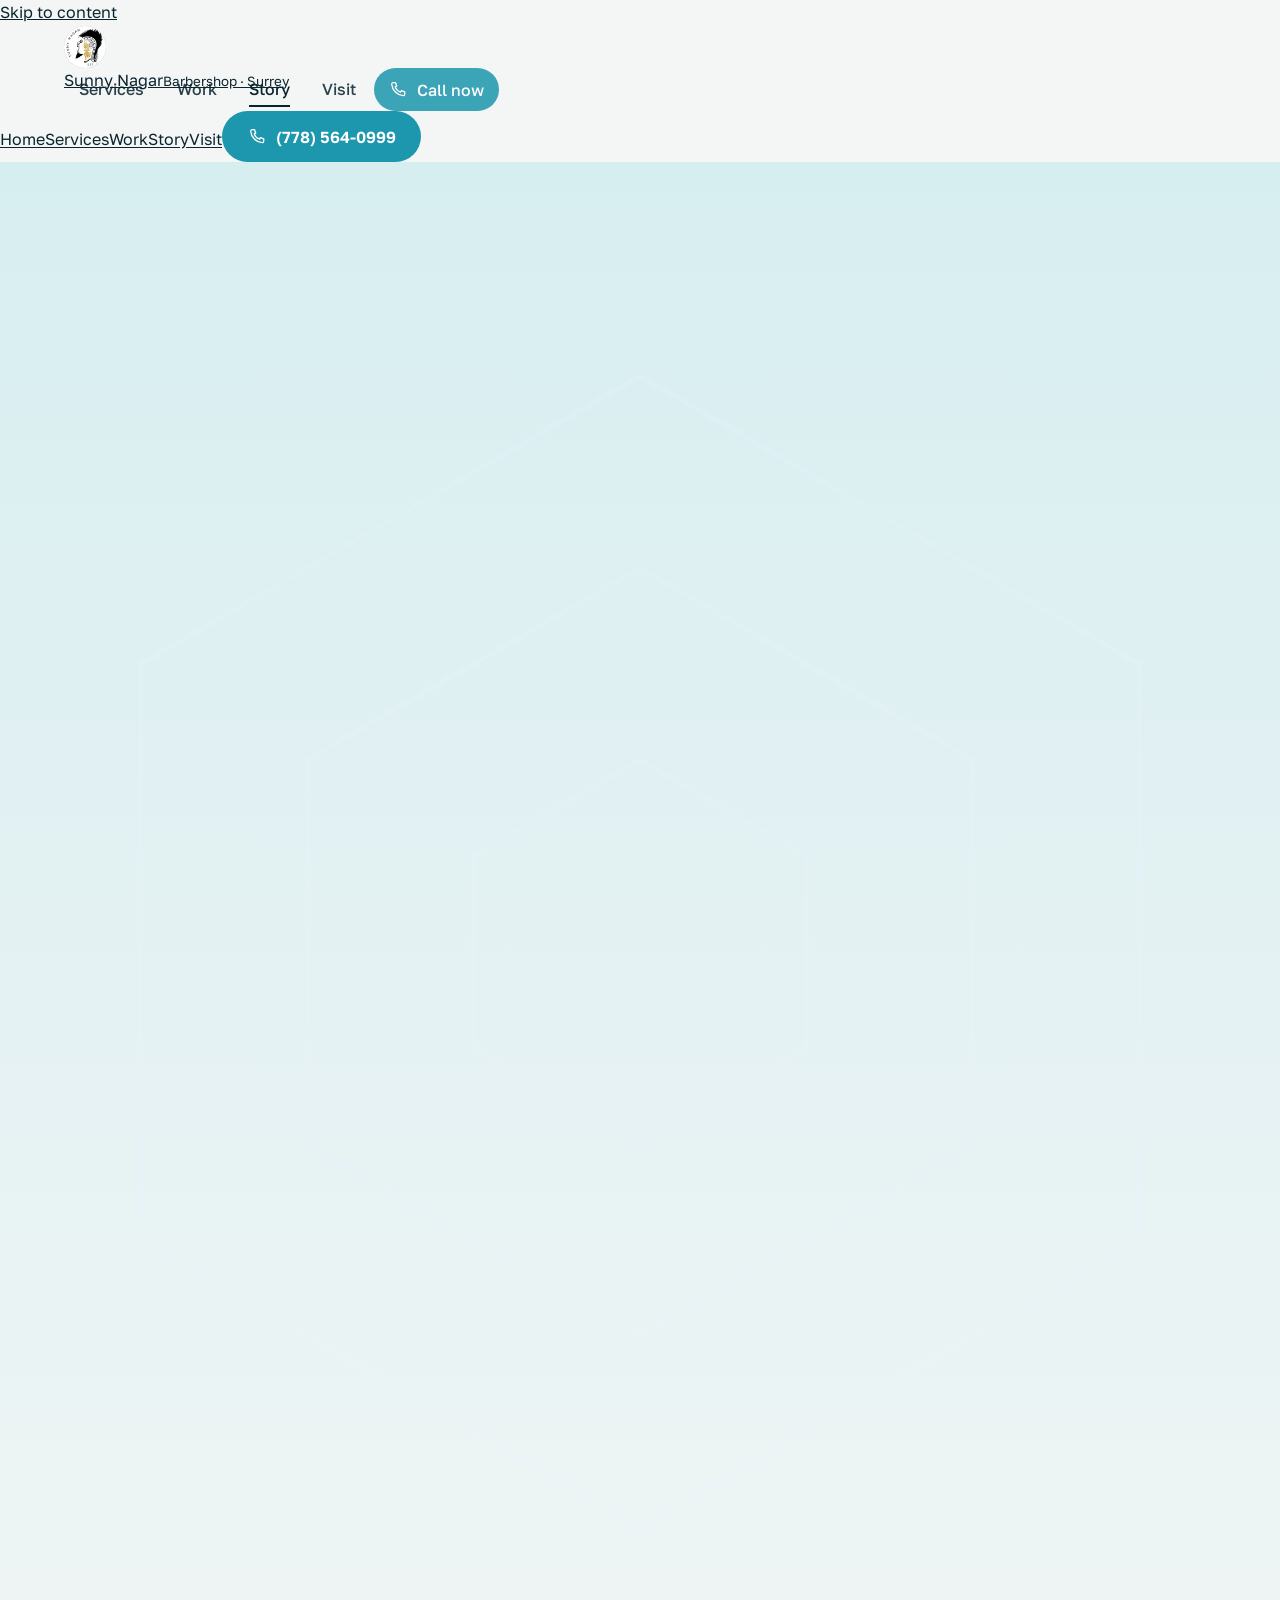
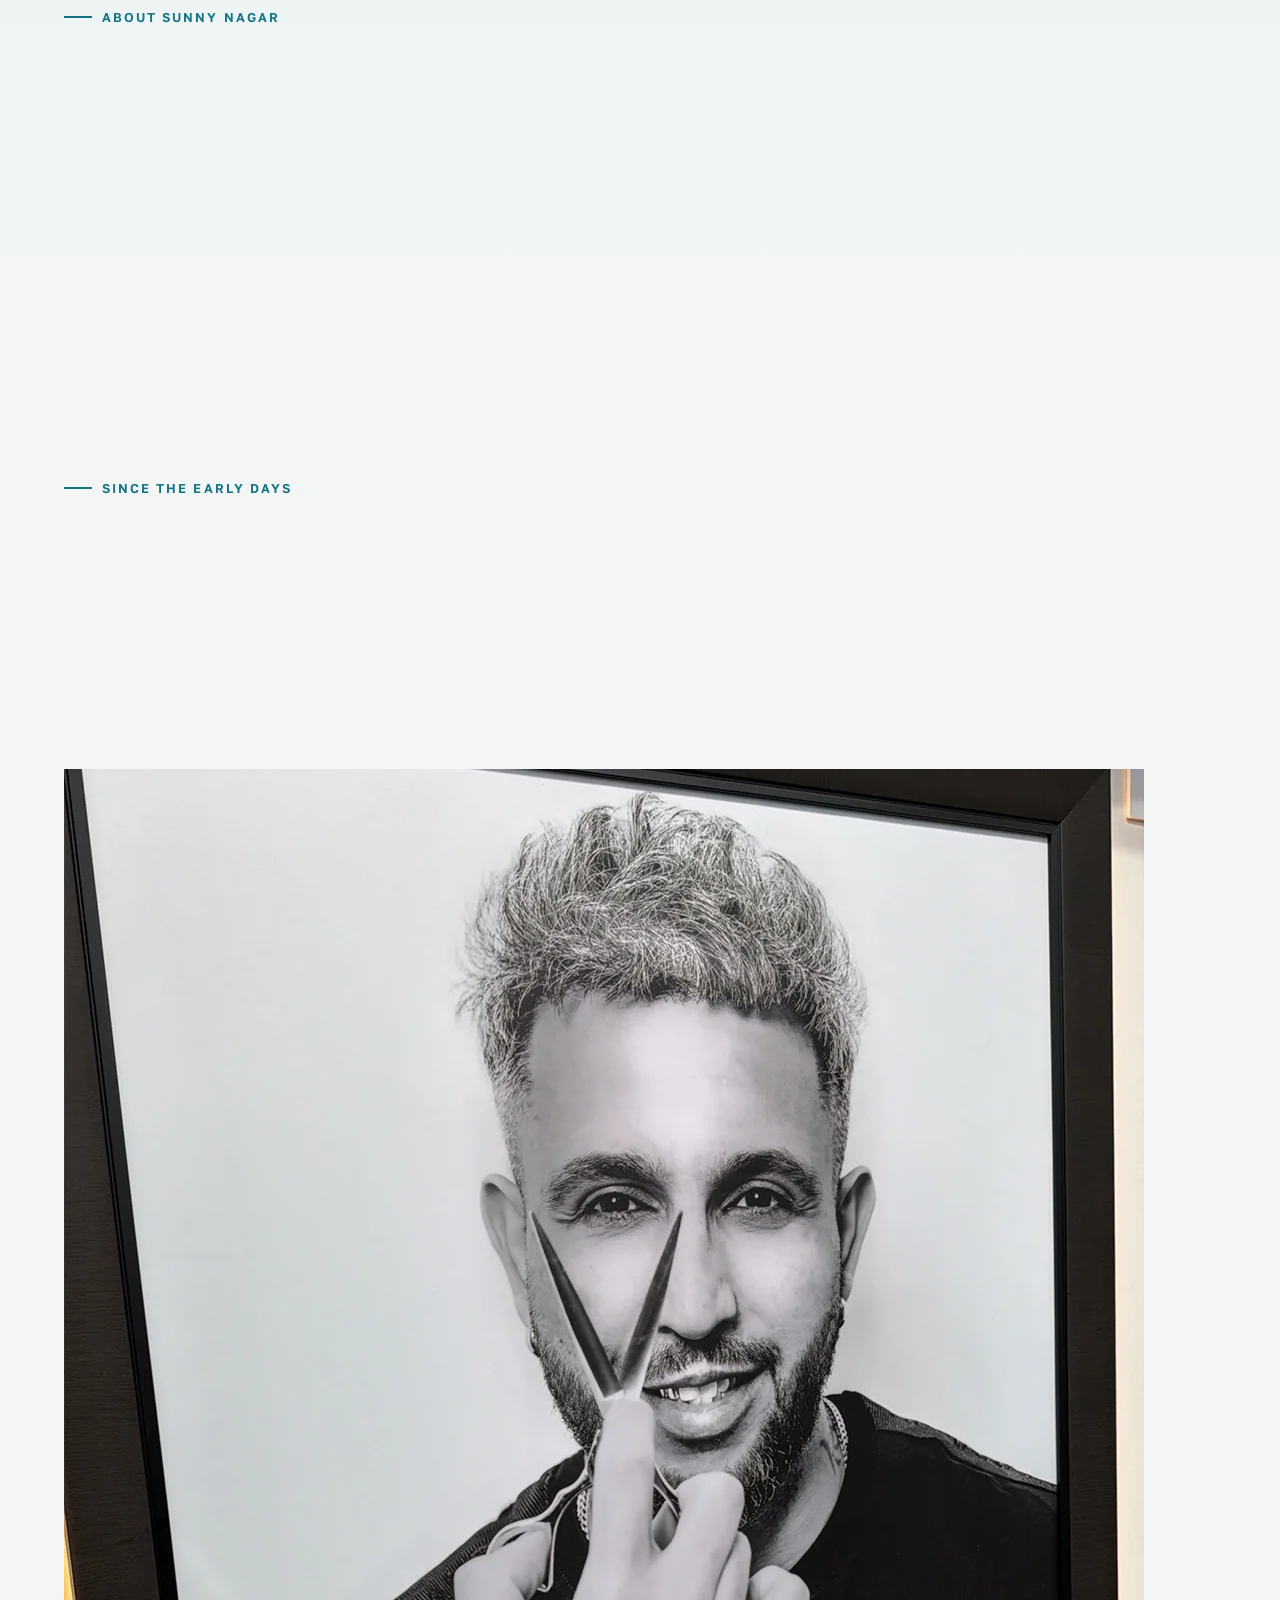
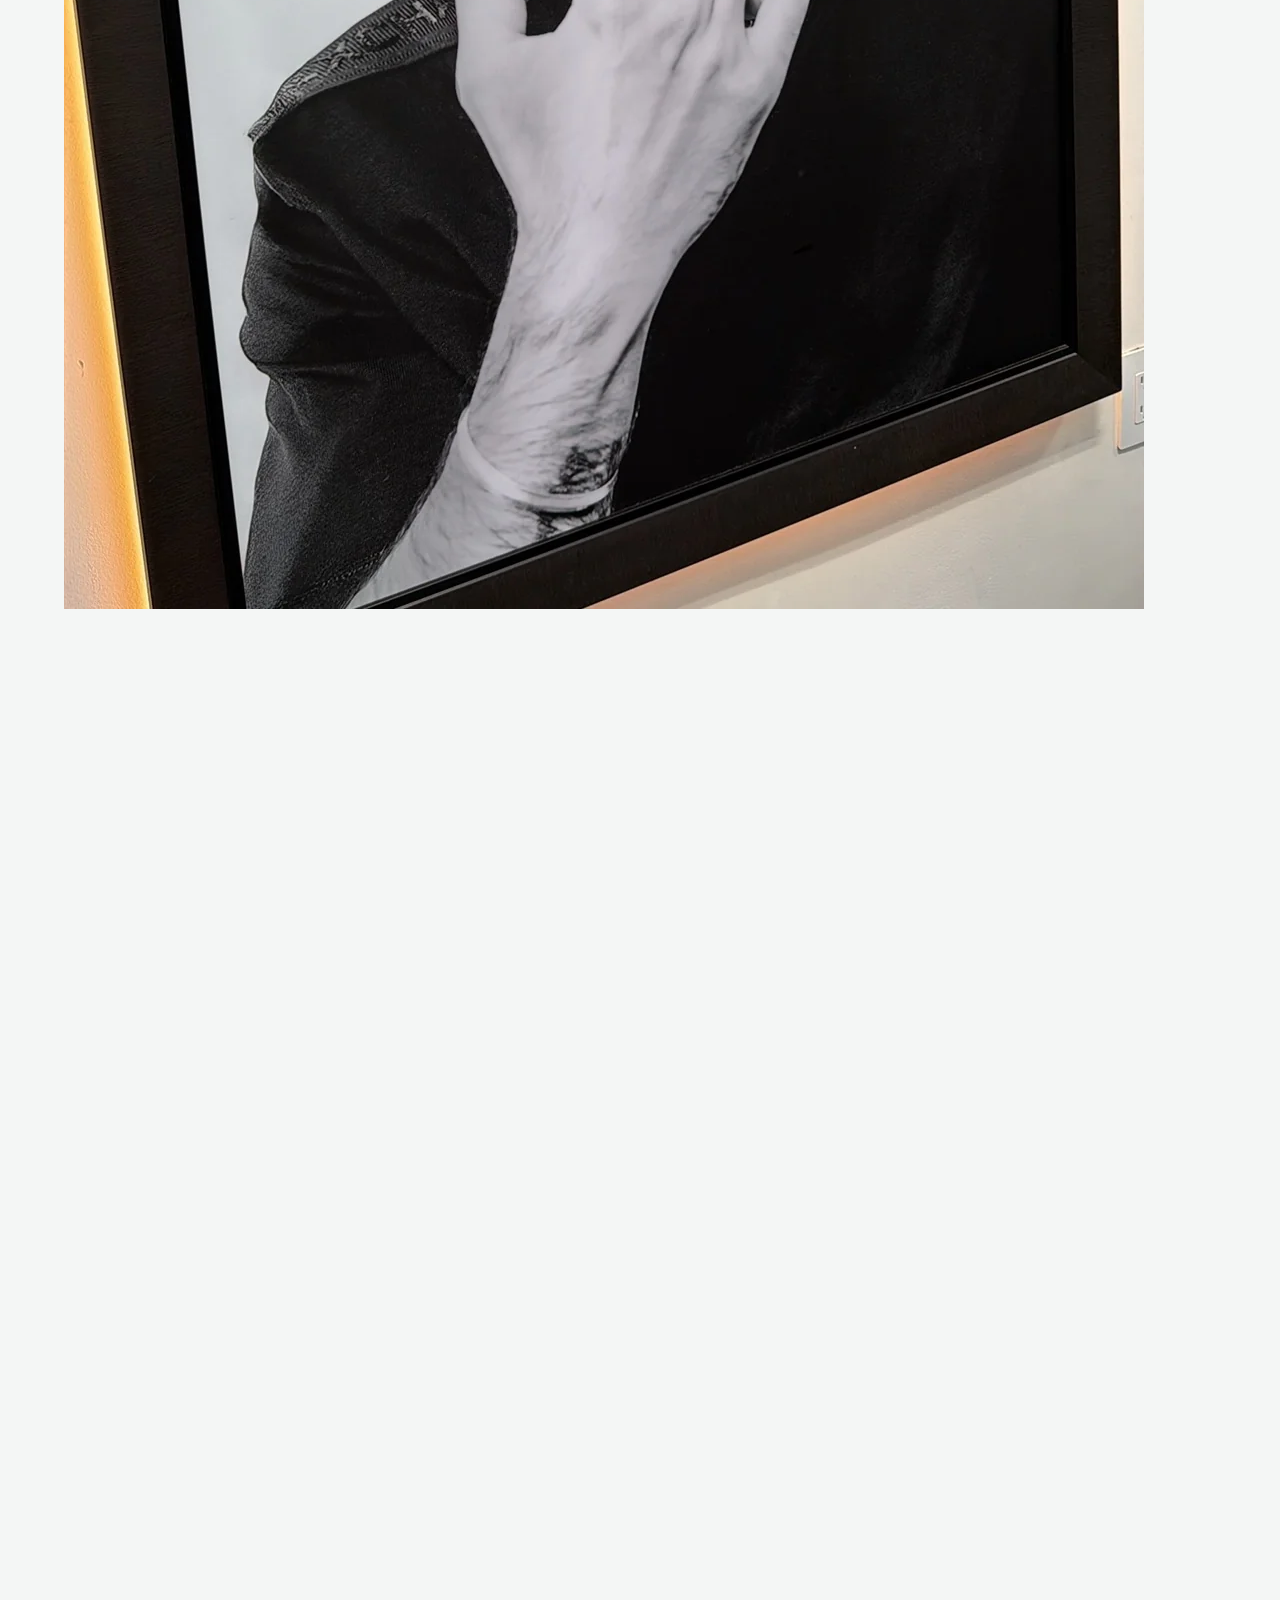
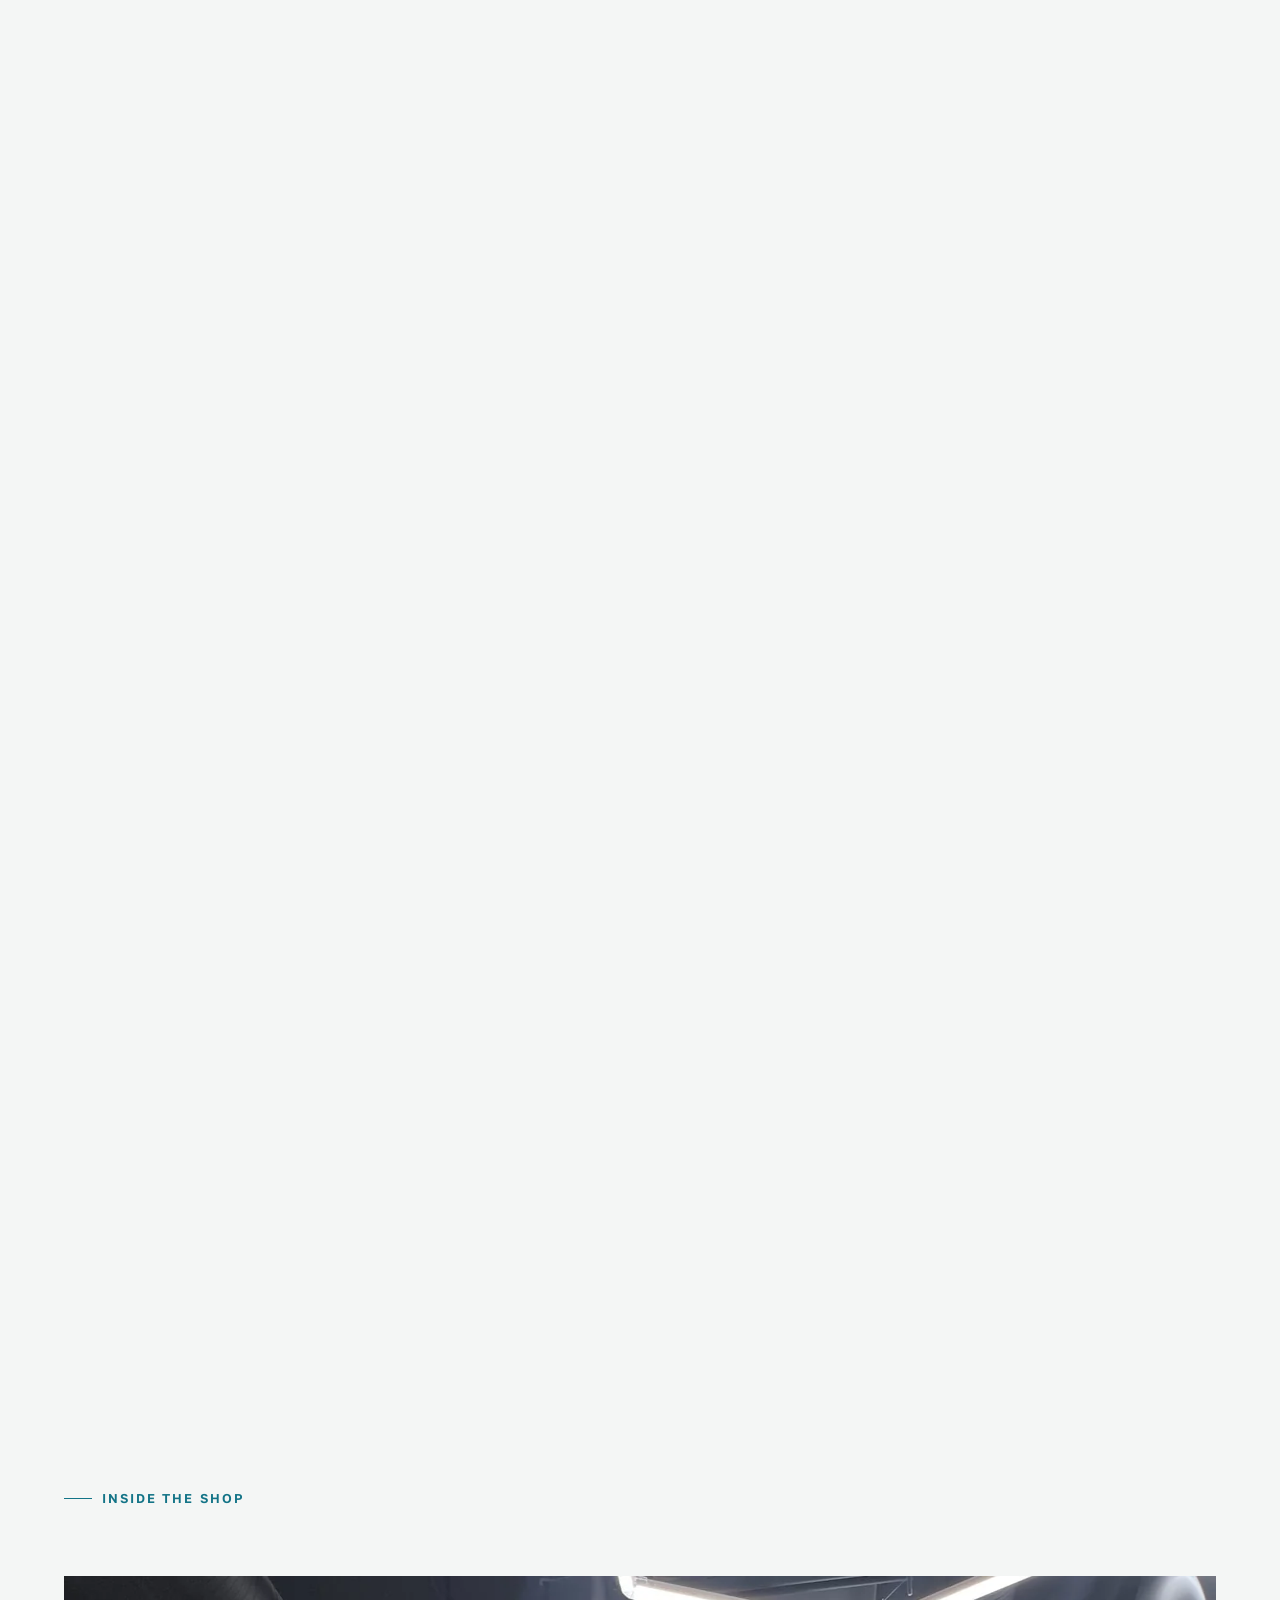
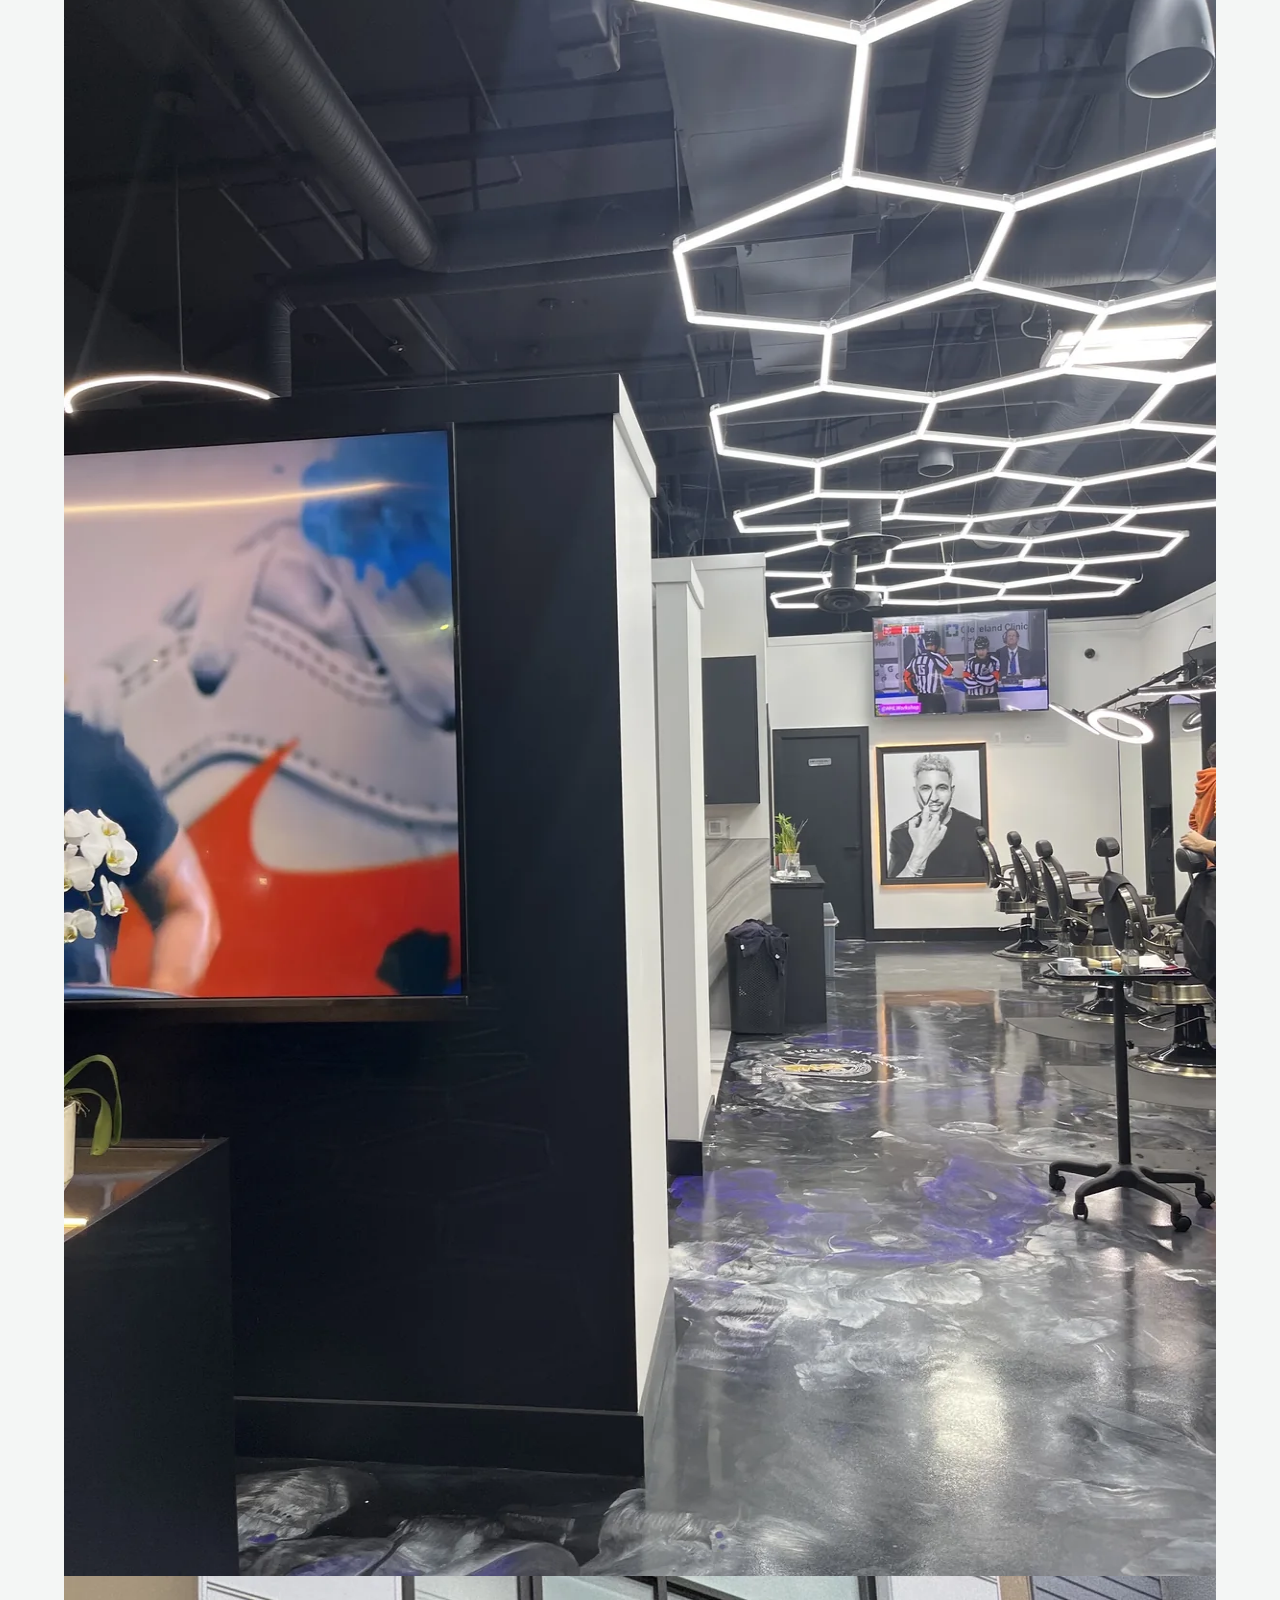
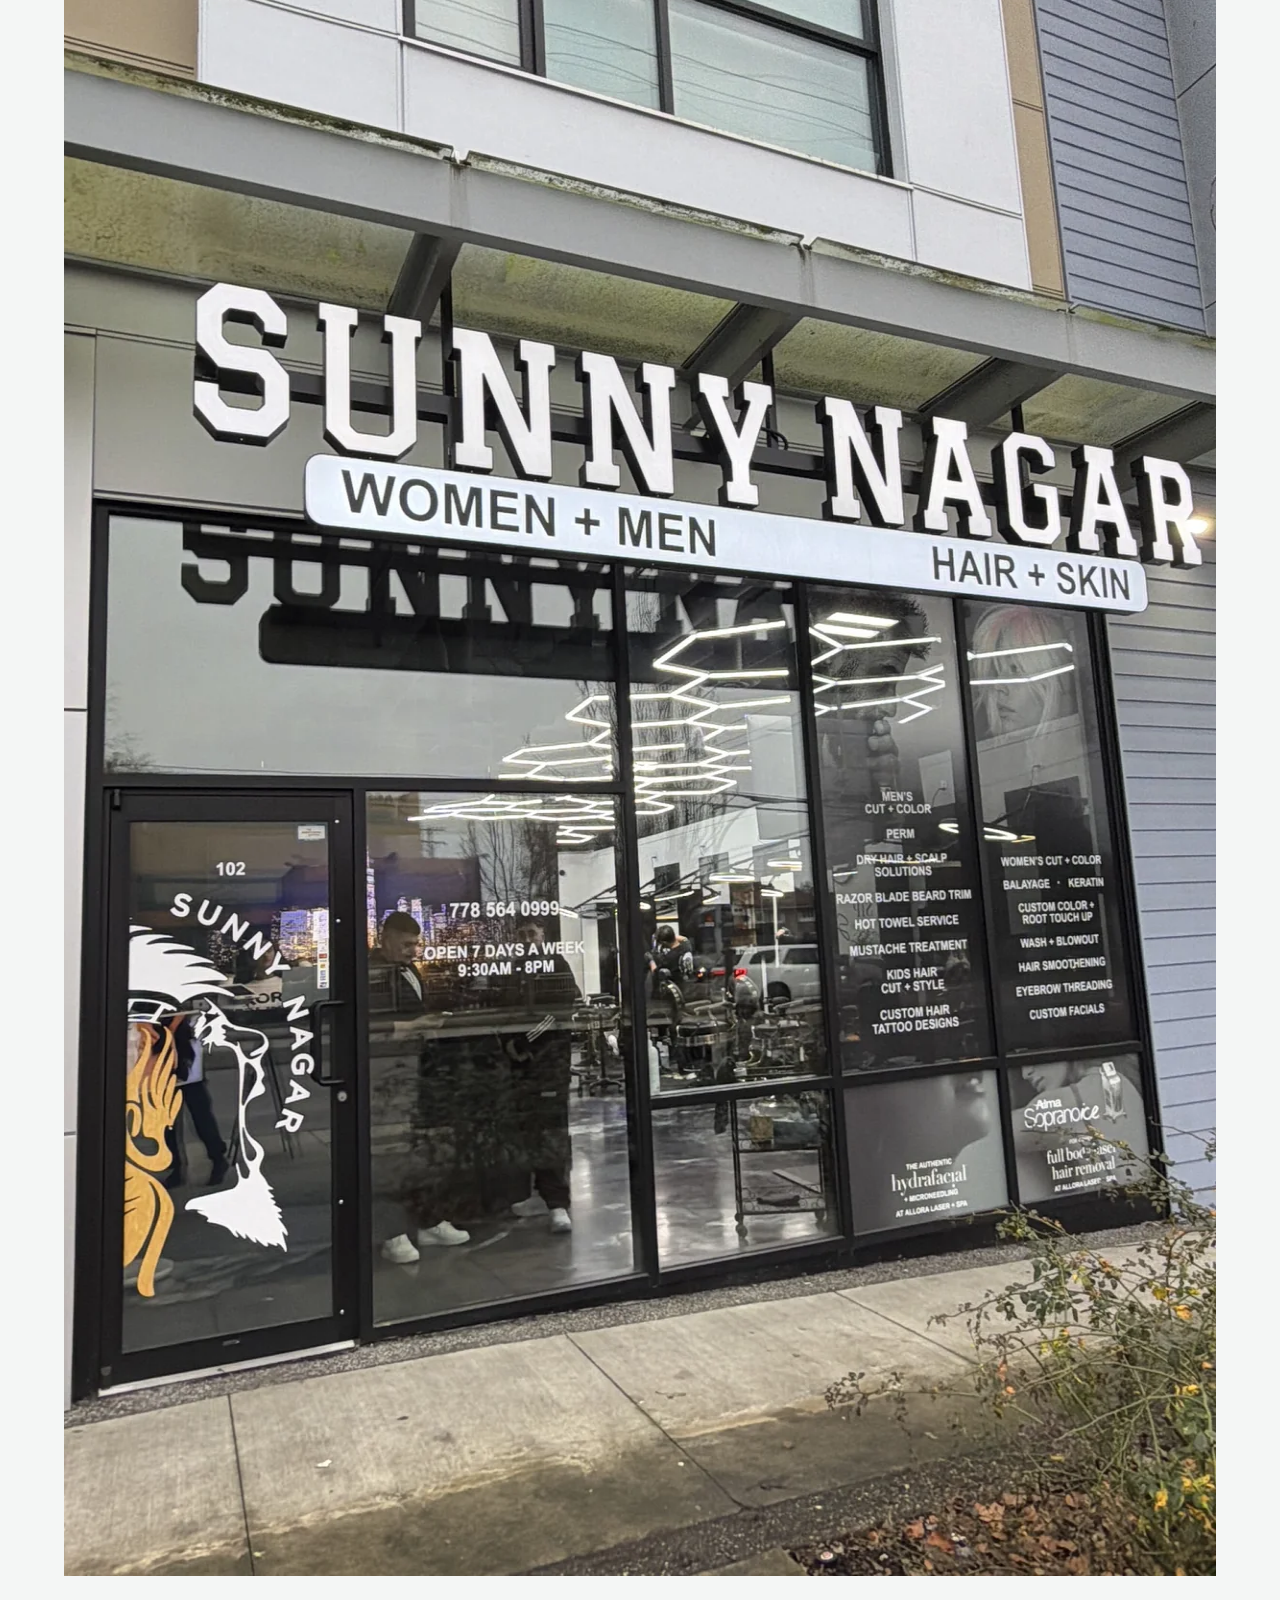
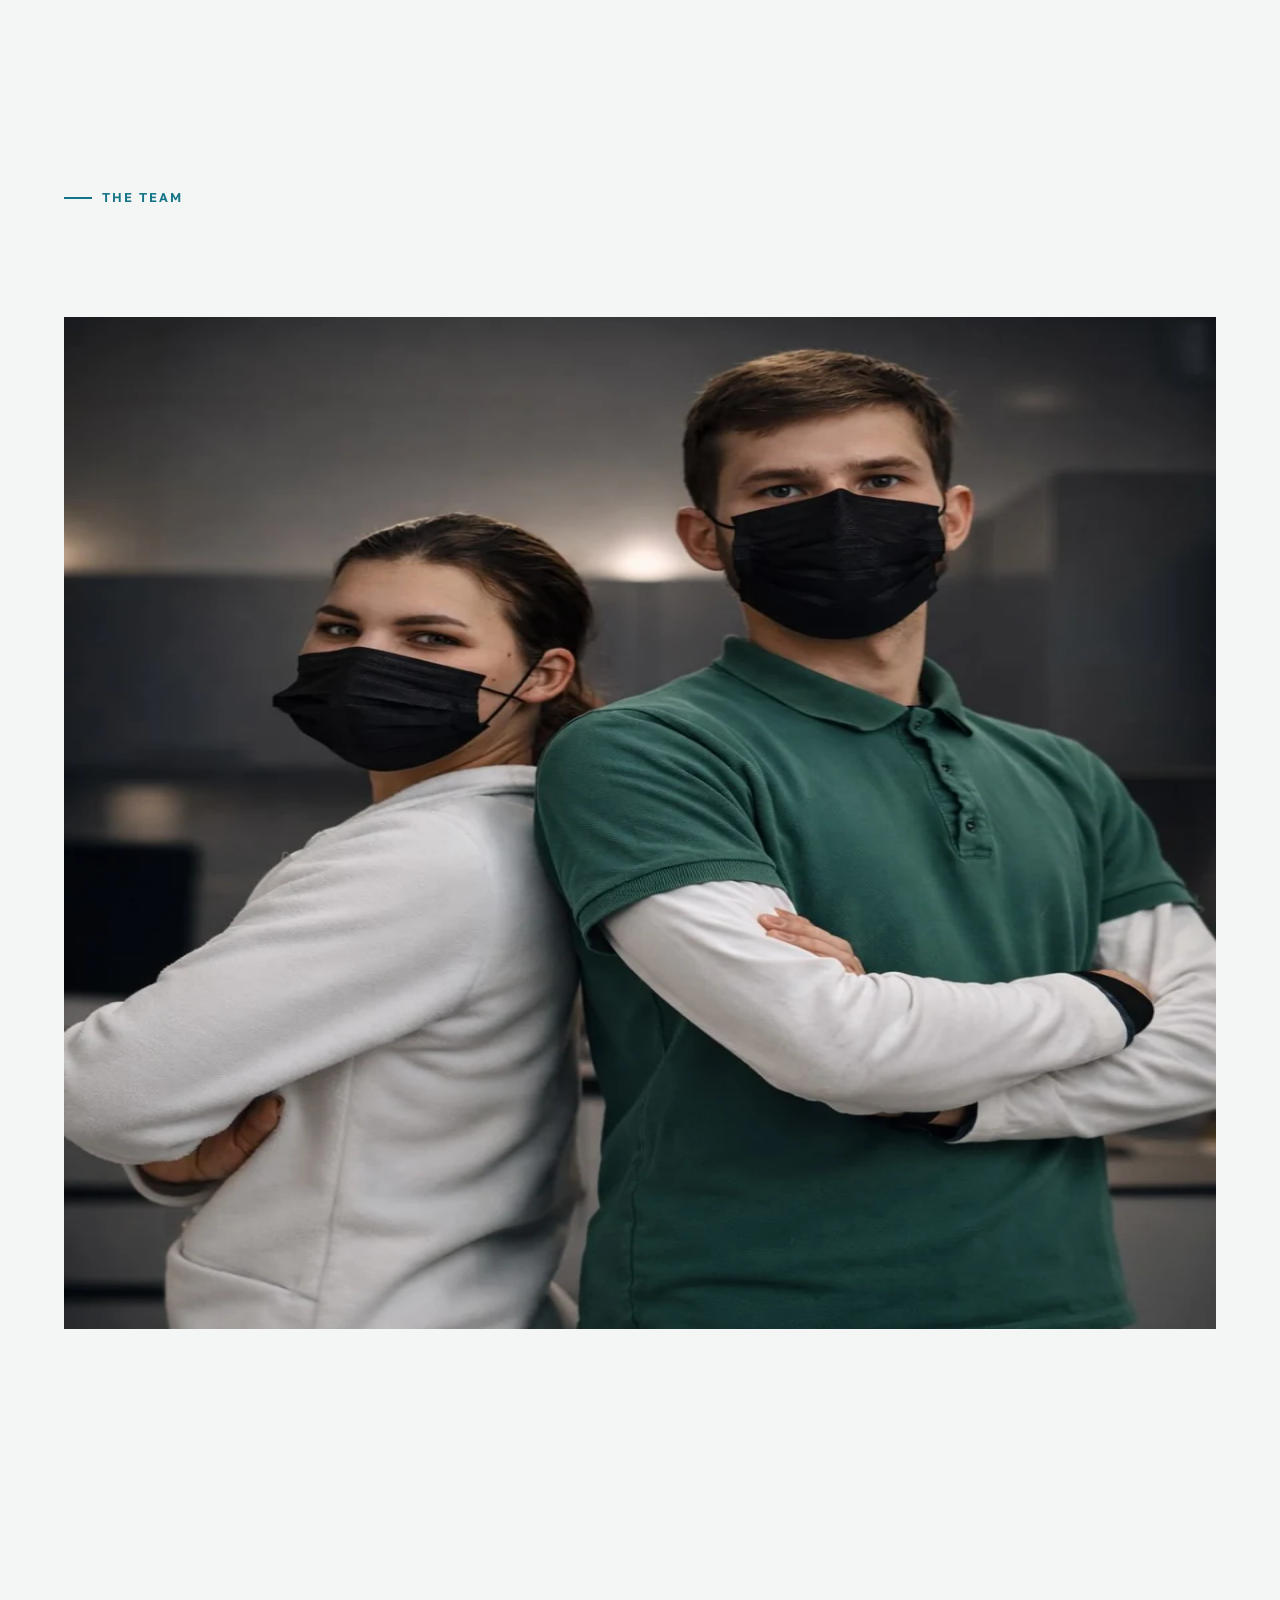
<file: story.html>
<!doctype html>
<html lang="en">
<head>
<meta charset="utf-8">
<meta name="viewport" content="width=device-width, initial-scale=1, viewport-fit=cover">
<meta name="robots" content="noindex, nofollow">
<title>Our Story | Sunny Nagar Barbershop, Surrey</title>
<meta name="description" content="Celebrity hairstylist Sunny Nagar: 20+ years of experience, from India to Surrey, BC. Meet the team at Sunny Nagar Barbershop.">
<meta name="theme-color" content="#0a0a0b">
<link rel="canonical" href="https://konkos-design.github.io/sunny-nagar-barbershop/story.html">
<meta property="og:type" content="website">
<meta property="og:site_name" content="Sunny Nagar Barbershop">
<meta property="og:title" content="Our Story | Sunny Nagar Barbershop, Surrey">
<meta property="og:description" content="Celebrity hairstylist Sunny Nagar: 20+ years of experience, from India to Surrey, BC. Meet the team at Sunny Nagar Barbershop.">
<meta property="og:url" content="https://konkos-design.github.io/sunny-nagar-barbershop/story.html">
<meta property="og:image" content="https://konkos-design.github.io/sunny-nagar-barbershop/img/og.jpg">
<meta property="og:image:width" content="1200">
<meta property="og:image:height" content="630">
<meta name="twitter:card" content="summary_large_image">
<meta name="twitter:title" content="Our Story | Sunny Nagar Barbershop, Surrey">
<meta name="twitter:description" content="Celebrity hairstylist Sunny Nagar: 20+ years of experience, from India to Surrey, BC. Meet the team at Sunny Nagar Barbershop.">
<meta name="twitter:image" content="https://konkos-design.github.io/sunny-nagar-barbershop/img/og.jpg">
<link rel="icon" href="img/favicon.png" type="image/png">
<link rel="apple-touch-icon" href="img/apple-touch-icon.png">
<link rel="preload" href="fonts/bodoni-moda-latin-500-normal.woff2" as="font" type="font/woff2" crossorigin>
<link rel="stylesheet" href="css/style.css">
</head>
<body>
<a class="sr" href="#main">Skip to content</a>
<header class="hdr">
  <div class="wrap hdr__in">
    <a class="brand" href="index.html" aria-label="Sunny Nagar Barbershop home"><img src="img/logo.png" width="44" height="44" alt=""><span>Sunny Nagar<small>Barbershop &middot; Surrey</small></span></a>
    <nav class="nav" aria-label="Main"><a class="nl" href="services.html">Services</a><a class="nl" href="work.html">Work</a><a class="nl" href="story.html" aria-current="page">Story</a><a class="nl" href="visit.html">Visit</a><a class="btn btn--solid" href="tel:+17785640999"><svg viewBox="0 0 24 24" fill="none" stroke="currentColor" stroke-width="1.7" stroke-linecap="round" stroke-linejoin="round"><path d="M5.5 3.5h3l1.6 4.2-2 1.3a11 11 0 0 0 6.9 6.9l1.3-2 4.2 1.6v3a2 2 0 0 1-2 2A16.5 16.5 0 0 1 3.5 5.5a2 2 0 0 1 2-2z"/></svg>Call now</a>
      <button class="burger" aria-label="Menu" aria-expanded="false" aria-controls="mmenu"><span></span><span></span><span></span></button>
    </nav>
  </div>
</header>
<div class="mmenu" id="mmenu"><a class="ml" href="index.html">Home</a><a class="ml" href="services.html">Services</a><a class="ml" href="work.html">Work</a><a class="ml" href="story.html">Story</a><a class="ml" href="visit.html">Visit</a><a class="btn btn--solid" href="tel:+17785640999"><svg viewBox="0 0 24 24" fill="none" stroke="currentColor" stroke-width="1.7" stroke-linecap="round" stroke-linejoin="round"><path d="M5.5 3.5h3l1.6 4.2-2 1.3a11 11 0 0 0 6.9 6.9l1.3-2 4.2 1.6v3a2 2 0 0 1-2 2A16.5 16.5 0 0 1 3.5 5.5a2 2 0 0 1 2-2z"/></svg>(778) 564-0999</a></div>
<main id="main">
<section class="phero"><svg class="phero__hex" viewBox="0 0 200 200" fill="none" stroke="rgba(233,242,255,.22)" stroke-width=".8" aria-hidden="true">
<path d="M100 10l78 45v90l-78 45-78-45V55z"/><path d="M100 40l52 30v60l-52 30-52-30V70z"/><path d="M100 70l26 15v30l-26 15-26-15V85z"/></svg><div class="wrap">
  <span class="kicker">About Sunny Nagar</span>
  <h1 class="rv">The<br><em>story</em></h1>
  <p class="lead rv rv-d1">From a small shop in India to a busy chair in Surrey. Two decades of cutting hair, and still obsessed with the details.</p>
</div></section>
<section class="sec"><div class="wrap split">
  <div class="split__text">
    <span class="kicker">Since the early days</span>
    <p class="quote-big rv">A beard isn't just hair. <span>It's a statement.</span></p>
    <p class="lead rv rv-d1" style="margin-top:30px">Sunny began his hairstyling journey at just 13 and was soon running a small shop back in India, where friends travelled hours just to sit in his chair. Today the Nagar Hairstyle name has chairs in Surrey, Brampton and India, and Sunny himself is the barber many artists from the Punjabi music industry trust with their look.</p>
    <p class="rv rv-d2" style="color:#c3c6cc">The Surrey shop on 72 Ave is where it all comes together: a calm, clean space, a team that listens first, and cuts for men, women and kids.</p>
  </div>
  <div class="frame frame--tall clip px"><img src="img/portrait-bw-a.webp" width="1080" height="1440" alt="Black and white portrait art inside the shop" loading="lazy" decoding="async" sizes="(max-width:860px) 100vw, 50vw"></div>
</div></section>

<section class="sec sec--tight"><div class="wrap">
  <div class="values">
    <article class="rv"><svg viewBox="0 0 24 24" fill="none" stroke="currentColor" stroke-width="1.7" stroke-linecap="round" stroke-linejoin="round"><circle cx="6" cy="6.5" r="2.6"/><circle cx="6" cy="17.5" r="2.6"/><path d="M8.2 8l12.3 9M8.2 16L20.5 7"/></svg><h3>Listen first</h3><p>Every cut starts with a conversation about your face shape, your hair and how you wear it day to day.</p></article>
    <article class="rv rv-d1"><svg viewBox="0 0 24 24" fill="none" stroke="currentColor" stroke-width="1.7" stroke-linecap="round" stroke-linejoin="round"><path d="M3 15.5L14.5 4l5.5 5.5-6 1.5L5 20z"/><path d="M14 11l-3.5 3.5"/></svg><h3>Detail obsessed</h3><p>Clean lines, sharp blends and beards shaped by hand. Clients come back for consistency.</p></article>
    <article class="rv rv-d2"><svg viewBox="0 0 24 24" fill="none" stroke="currentColor" stroke-width="1.7" stroke-linecap="round" stroke-linejoin="round"><path d="M4 9h13v5a5 5 0 0 1-5 5H9a5 5 0 0 1-5-5z"/><path d="M17 10.5h1.5a2.5 2.5 0 0 1 0 5H17M8 3.5c0 1.5 1.5 1.5 1.5 3M12 3.5c0 1.5 1.5 1.5 1.5 3"/></svg><h3>Feel at home</h3><p>Tea, coffee or water while you wait, and a team that makes kids and first-timers comfortable.</p></article>
  </div>
</div></section>

<section class="sec"><div class="wrap">
  <div class="sec__head"><div><span class="kicker">Inside the shop</span><h2 class="rv">Black, chrome<br><em>&amp; hex light</em></h2></div></div>
  <div class="duo">
    <div class="frame clip px"><img src="img/interior-hex-a.webp" width="1200" height="1600" alt="Barber chairs and hexagon ceiling lights inside the shop" loading="lazy" decoding="async" sizes="(max-width:700px) 100vw, 50vw"></div>
    <div class="frame clip px"><img src="img/storefront-b.webp" width="1200" height="1600" alt="Sunny Nagar Barbershop storefront on 72 Ave in Surrey" loading="lazy" decoding="async" sizes="(max-width:700px) 100vw, 50vw"></div>
  </div>
</div></section>

<section class="sec sec--tight"><div class="wrap">
  <div class="sec__head">
    <div><span class="kicker">The team</span><h2 class="rv">One team,<br><em>one standard</em></h2></div>
    <p class="rv rv-d1">Book with Sunny himself or with one of the barbers and stylists working alongside him.</p>
  </div>
  <div class="frame frame--wide clip"><img src="img/team.webp" width="1800" height="1012" alt="The Sunny Nagar Barbershop team inside the shop" loading="lazy" decoding="async" sizes="100vw"></div>
  <ul class="team rv"><li><span class="ava" aria-hidden="true">S</span>Sunny N.</li><li><span class="ava" aria-hidden="true">S</span>Sanju</li><li><span class="ava" aria-hidden="true">R</span>Ravi</li><li><span class="ava" aria-hidden="true">G</span>Gagan</li><li><span class="ava" aria-hidden="true">D</span>Duncan</li><li><span class="ava" aria-hidden="true">A</span>Arshi</li><li><span class="ava" aria-hidden="true">E</span>Ekom</li><li><span class="ava" aria-hidden="true">J</span>Jasnoor</li></ul>
</div></section>

<section class="sec sec--tight"><div class="wrap">
  <div class="revs"><figure class="rev rv rv-d0">
  <span class="rev__q"><svg viewBox="0 0 40 40" fill="currentColor"><path d="M4 30V19C4 11.5 8 6.5 15.5 5l1.3 3.2C12.6 9.6 10.6 12.4 10.4 16H16v14zm20 0V19c0-7.5 4-12.5 11.5-14l1.3 3.2c-4.2 1.4-6.2 4.2-6.4 7.8H36v14z"/></svg></span><span class="stars" aria-hidden="true"><svg viewBox="0 0 20 20"><path d="M10 1.6l2.6 5.5 6 .7-4.4 4.1 1.2 5.9L10 14.9l-5.4 2.9 1.2-5.9L1.4 7.8l6-.7z"/></svg><svg viewBox="0 0 20 20"><path d="M10 1.6l2.6 5.5 6 .7-4.4 4.1 1.2 5.9L10 14.9l-5.4 2.9 1.2-5.9L1.4 7.8l6-.7z"/></svg><svg viewBox="0 0 20 20"><path d="M10 1.6l2.6 5.5 6 .7-4.4 4.1 1.2 5.9L10 14.9l-5.4 2.9 1.2-5.9L1.4 7.8l6-.7z"/></svg><svg viewBox="0 0 20 20"><path d="M10 1.6l2.6 5.5 6 .7-4.4 4.1 1.2 5.9L10 14.9l-5.4 2.9 1.2-5.9L1.4 7.8l6-.7z"/></svg><svg viewBox="0 0 20 20"><path d="M10 1.6l2.6 5.5 6 .7-4.4 4.1 1.2 5.9L10 14.9l-5.4 2.9 1.2-5.9L1.4 7.8l6-.7z"/></svg></span>
  <blockquote>I came across Sunny Nagar while scrolling Instagram reels and instantly knew he was going to be my new barber after moving to White Rock from Victoria. His attention to detail, genuine understanding of the craft, and overall skill set are unmatched.</blockquote>
  <figcaption><span class="ava" aria-hidden="true">S</span><span><b>Sahej Sidhu</b><small>Google review</small></span></figcaption>
</figure><figure class="rev rev--wide rv rv-d1">
  <span class="rev__q"><svg viewBox="0 0 40 40" fill="currentColor"><path d="M4 30V19C4 11.5 8 6.5 15.5 5l1.3 3.2C12.6 9.6 10.6 12.4 10.4 16H16v14zm20 0V19c0-7.5 4-12.5 11.5-14l1.3 3.2c-4.2 1.4-6.2 4.2-6.4 7.8H36v14z"/></svg></span><span class="stars" aria-hidden="true"><svg viewBox="0 0 20 20"><path d="M10 1.6l2.6 5.5 6 .7-4.4 4.1 1.2 5.9L10 14.9l-5.4 2.9 1.2-5.9L1.4 7.8l6-.7z"/></svg><svg viewBox="0 0 20 20"><path d="M10 1.6l2.6 5.5 6 .7-4.4 4.1 1.2 5.9L10 14.9l-5.4 2.9 1.2-5.9L1.4 7.8l6-.7z"/></svg><svg viewBox="0 0 20 20"><path d="M10 1.6l2.6 5.5 6 .7-4.4 4.1 1.2 5.9L10 14.9l-5.4 2.9 1.2-5.9L1.4 7.8l6-.7z"/></svg><svg viewBox="0 0 20 20"><path d="M10 1.6l2.6 5.5 6 .7-4.4 4.1 1.2 5.9L10 14.9l-5.4 2.9 1.2-5.9L1.4 7.8l6-.7z"/></svg><svg viewBox="0 0 20 20"><path d="M10 1.6l2.6 5.5 6 .7-4.4 4.1 1.2 5.9L10 14.9l-5.4 2.9 1.2-5.9L1.4 7.8l6-.7z"/></svg></span>
  <blockquote>Right away, I was welcomed warmly and even given a shampoo before the haircut, which was such a nice surprise. Sunny, the owner, was incredibly professional and made me feel comfortable the entire time.</blockquote>
  <figcaption><span class="ava" aria-hidden="true">P</span><span><b>Peter S. Gill PREC</b><small>Google review</small></span></figcaption>
</figure></div>
</div></section>
<section class="sec sec--tight"><div class="wrap">
  <div class="band rv">
    <div class="band__bg"><img src="img/band.webp" width="1800" height="1080" alt="" loading="lazy" decoding="async" sizes="100vw"></div>
    <div class="band__in">
      <div><h2>Your chair<br><em>is waiting</em></h2><a class="tel" href="tel:+17785640999">(778) 564-0999</a></div>
      <a class="btn btn--solid" href="tel:+17785640999"><svg viewBox="0 0 24 24" fill="none" stroke="currentColor" stroke-width="1.7" stroke-linecap="round" stroke-linejoin="round"><path d="M5.5 3.5h3l1.6 4.2-2 1.3a11 11 0 0 0 6.9 6.9l1.3-2 4.2 1.6v3a2 2 0 0 1-2 2A16.5 16.5 0 0 1 3.5 5.5a2 2 0 0 1 2-2z"/></svg>Call to book</a>
    </div>
  </div>
</div></section>
</main>
<footer class="ftr">
  <div class="wrap">
    <div class="ftr__grid">
      <div>
        <a class="brand" href="index.html"><img src="img/logo.png" width="44" height="44" alt=""><span>Sunny Nagar<small>Barbershop &middot; Surrey</small></span></a>
        <p>Celebrity hairstylist, 20+ years behind the chair. Cuts, fades, beards and colour for men and women.</p>
        <div class="soc">
          <a href="https://www.instagram.com/sunnynagarsurrey/" target="_blank" rel="noopener" aria-label="Instagram"><svg viewBox="0 0 24 24" fill="none" stroke="currentColor" stroke-width="1.7"><rect x="3.5" y="3.5" width="17" height="17" rx="5"/><circle cx="12" cy="12" r="4"/><circle cx="17.2" cy="6.8" r=".9" fill="currentColor" stroke="none"/></svg></a>
          <a href="https://www.facebook.com/Nagarhairofficial/" target="_blank" rel="noopener" aria-label="Facebook"><svg viewBox="0 0 24 24" fill="none" stroke="currentColor" stroke-width="1.7" stroke-linecap="round" stroke-linejoin="round"><path d="M14.5 21v-7.5h2.7l.4-3.2h-3.1V8.4c0-.9.3-1.6 1.6-1.6h1.7V4a22 22 0 0 0-2.5-.1c-2.5 0-4.1 1.5-4.1 4.2v2.2H8.5v3.2h2.7V21"/></svg></a>
          <a href="https://www.tiktok.com/@sunnynagarbarber" target="_blank" rel="noopener" aria-label="TikTok"><svg viewBox="0 0 24 24" fill="none" stroke="currentColor" stroke-width="1.7" stroke-linecap="round" stroke-linejoin="round"><path d="M14 3v11.5a3.5 3.5 0 1 1-3.5-3.5"/><path d="M14 3c.4 2.6 2.2 4.4 5 4.6"/></svg></a>
        </div>
      </div>
      <div><h4>Pages</h4><ul><li><a href="index.html">Home</a></li><li><a href="services.html">Services</a></li><li><a href="work.html">Work</a></li><li><a href="story.html">Story</a></li><li><a href="visit.html">Visit</a></li></ul></div>
      <div><h4>Contact</h4><ul>
        <li><a href="tel:+17785640999">(778) 564-0999</a></li>
        <li><a href="https://www.google.com/maps/place/Sunny+Nagar+Barbershop/@49.1337481,-122.878791,17z/data=!4m6!3m5!1s0x5485db0000e78de3:0x3504877f68c161b0!8m2!3d49.1337481!4d-122.878791!16s%2Fg%2F11x1y5nkvq" target="_blank" rel="noopener">Unit #102, 12422 72 Ave<br>Surrey, BC V3W 2M5</a></li>
      </ul></div>
    </div>
    <div class="ftr__bot"><span>&copy; 2026 Sunny Nagar Barbershop, Surrey BC</span><span>Website concept by konkos_design</span></div>
  </div>
</footer>
<div class="mcall"><a class="btn btn--solid" href="tel:+17785640999"><svg viewBox="0 0 24 24" fill="none" stroke="currentColor" stroke-width="1.7" stroke-linecap="round" stroke-linejoin="round"><path d="M5.5 3.5h3l1.6 4.2-2 1.3a11 11 0 0 0 6.9 6.9l1.3-2 4.2 1.6v3a2 2 0 0 1-2 2A16.5 16.5 0 0 1 3.5 5.5a2 2 0 0 1 2-2z"/></svg>Call (778) 564-0999</a></div>
<script src="js/gsap.min.js" defer></script>
<script src="js/ScrollTrigger.min.js" defer></script>
<script src="js/main.js" defer></script>
</body>
</html>
</file>
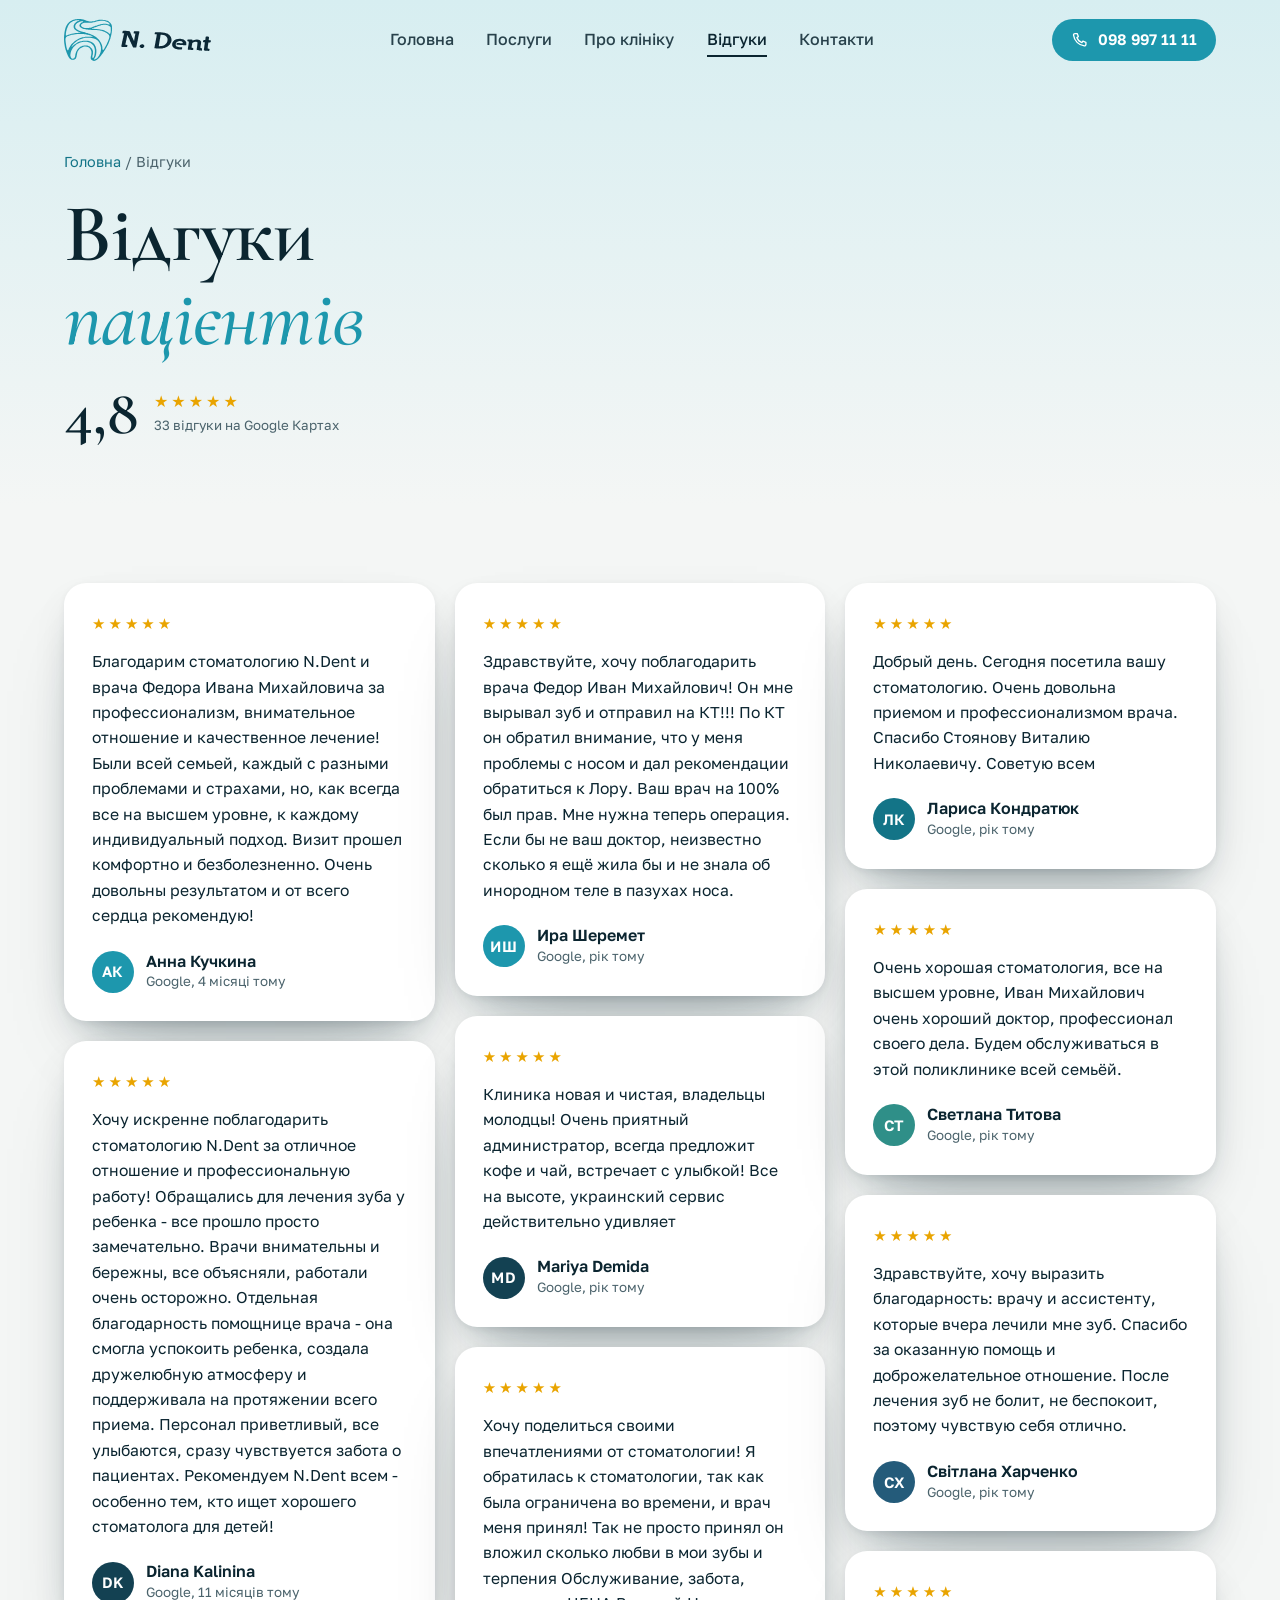
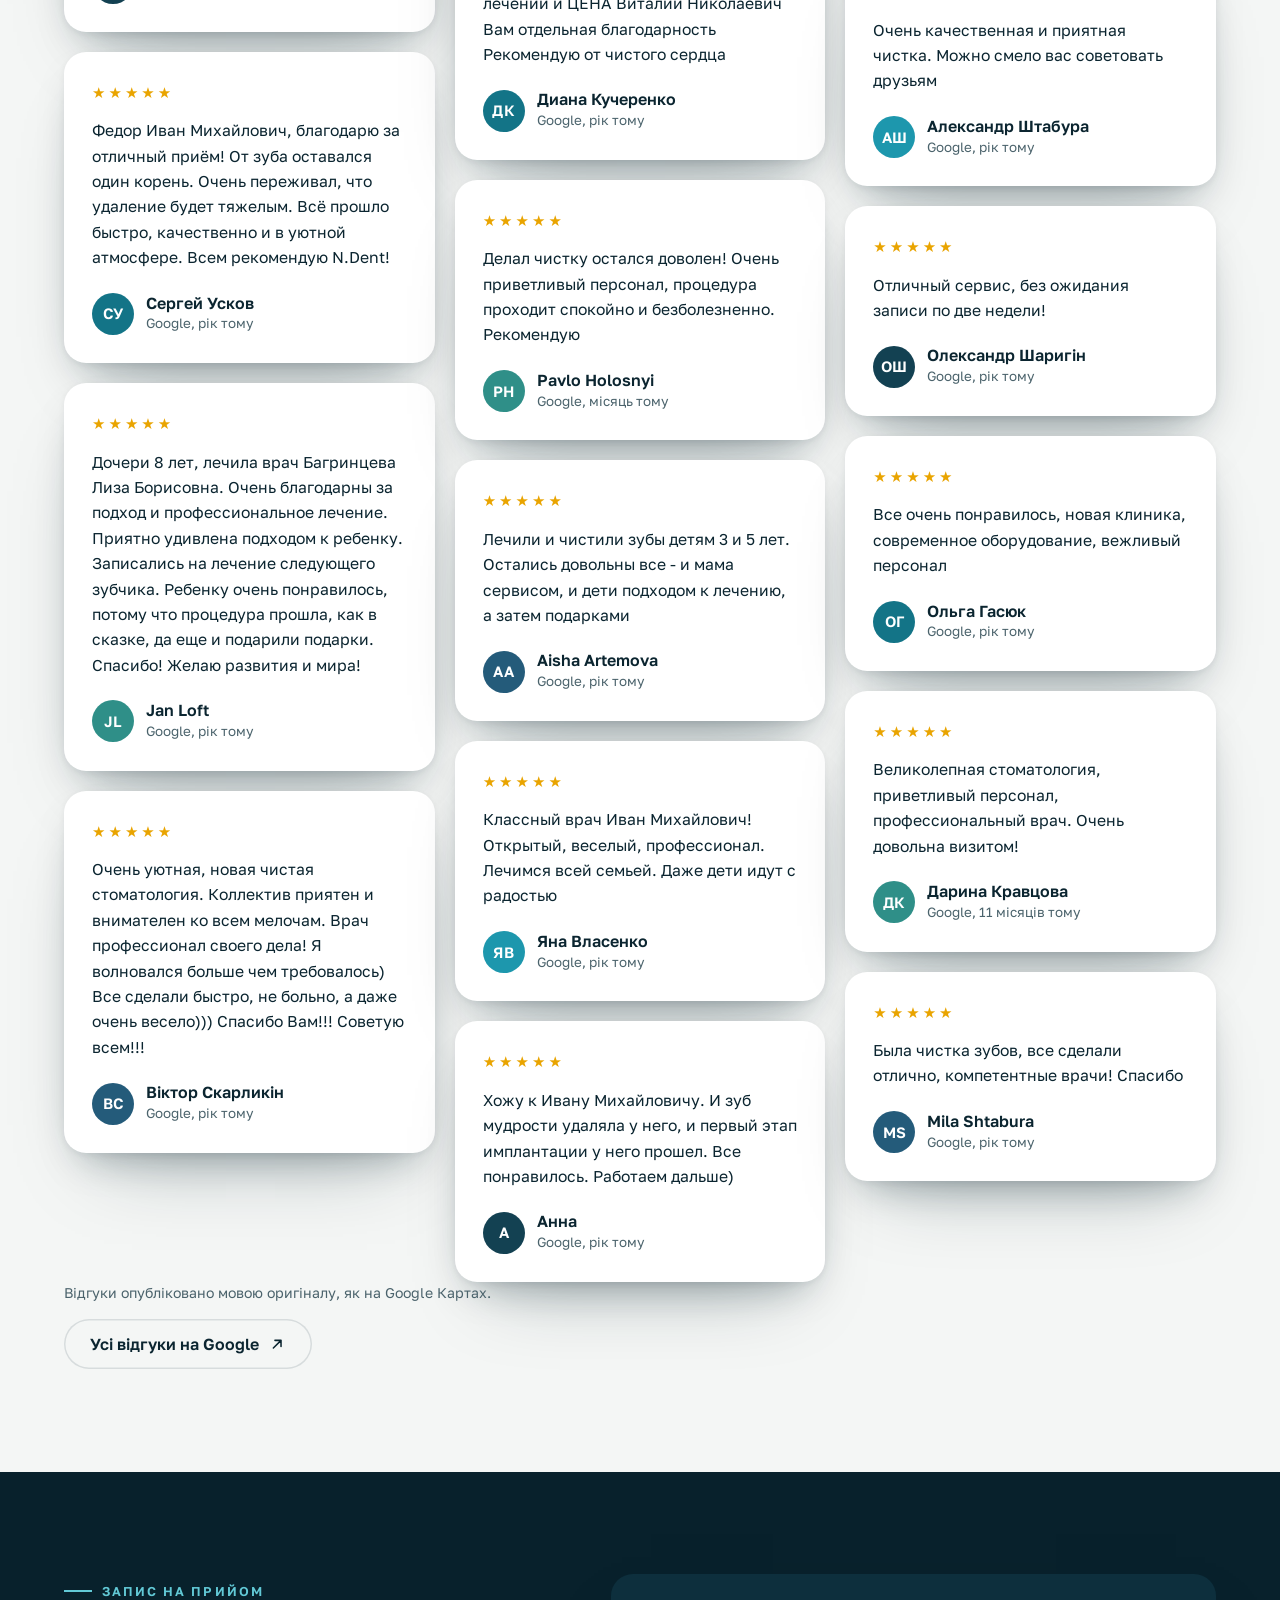
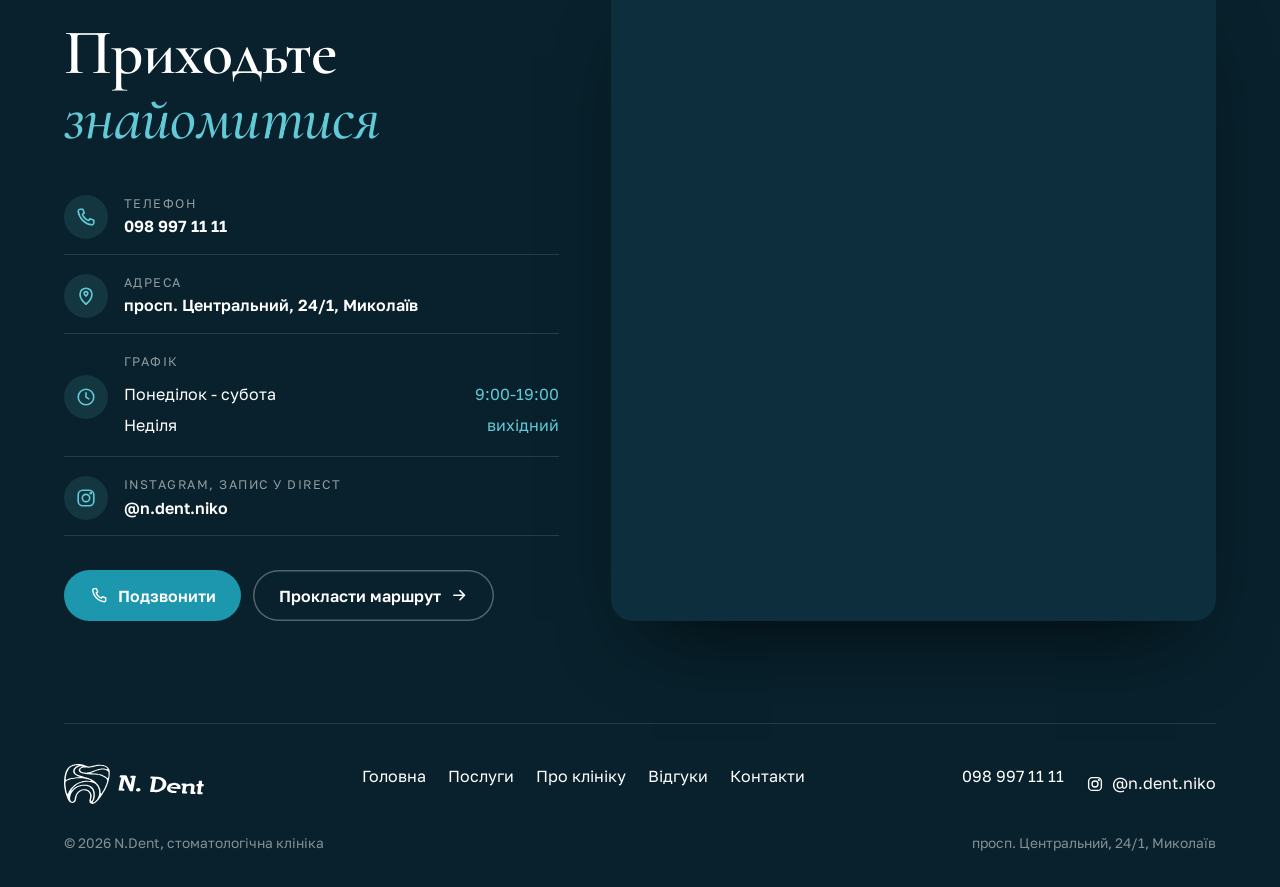
<file: vidguky.html>
<!doctype html>
<html lang="uk">
<head>
<meta charset="utf-8">
<meta name="viewport" content="width=device-width, initial-scale=1, viewport-fit=cover">
<meta name="robots" content="noindex, nofollow">
<title>Відгуки пацієнтів - стоматологія N.Dent, Миколаїв</title>
<meta name="description" content="Справжні відгуки пацієнтів стоматології N.Dent з Google Карт.">
<meta name="theme-color" content="#08212c">
<link rel="icon" href="img/favicon.svg" type="image/svg+xml">
<link rel="apple-touch-icon" href="img/apple-touch-icon.png">
<meta property="og:type" content="website">
<meta property="og:locale" content="uk_UA">
<meta property="og:site_name" content="N.Dent">
<meta property="og:title" content="Відгуки пацієнтів - стоматологія N.Dent, Миколаїв">
<meta property="og:description" content="Справжні відгуки пацієнтів стоматології N.Dent з Google Карт.">
<meta property="og:url" content="https://konkos-design.github.io/n-dent-mykolaiv/vidguky.html">
<meta property="og:image" content="https://konkos-design.github.io/n-dent-mykolaiv/img/og.jpg">
<meta property="og:image:width" content="1200">
<meta property="og:image:height" content="630">
<meta property="og:image:alt" content="Стоматологія N.Dent у Миколаєві">
<meta name="twitter:card" content="summary_large_image">
<meta name="twitter:title" content="Відгуки пацієнтів - стоматологія N.Dent, Миколаїв">
<meta name="twitter:description" content="Справжні відгуки пацієнтів стоматології N.Dent з Google Карт.">
<meta name="twitter:image" content="https://konkos-design.github.io/n-dent-mykolaiv/img/og.jpg">
<link rel="preload" href="fonts/cormorant-garamond-cyrillic-600-normal.woff2" as="font" type="font/woff2" crossorigin>
<link rel="preload" href="fonts/golos-text-cyrillic-400-normal.woff2" as="font" type="font/woff2" crossorigin>
<link rel="stylesheet" href="css/style.css">
</head>
<body class="light-top">
<svg width="0" height="0" style="position:absolute" aria-hidden="true"><defs>
<symbol id="i-phone" viewBox="0 0 24 24" fill="none" stroke="currentColor" stroke-width="1.8" stroke-linecap="round" stroke-linejoin="round"><path d="M5.5 3.5h3l1.6 4.2-2 1.3a11 11 0 0 0 6.9 6.9l1.3-2 4.2 1.6v3a2 2 0 0 1-2.2 2A17 17 0 0 1 3.5 5.7a2 2 0 0 1 2-2.2z"/></symbol>
<symbol id="i-pin" viewBox="0 0 24 24" fill="none" stroke="currentColor" stroke-width="1.8" stroke-linecap="round" stroke-linejoin="round"><path d="M12 21s-6.5-5.6-6.5-11a6.5 6.5 0 0 1 13 0c0 5.4-6.5 11-6.5 11z"/><path d="M12 7.2c-1.1 0-2 .8-2 1.9 0 1.6 2 3.1 2 3.1s2-1.5 2-3.1c0-1.1-.9-1.9-2-1.9z"/></symbol>
<symbol id="i-clock" viewBox="0 0 24 24" fill="none" stroke="currentColor" stroke-width="1.8" stroke-linecap="round" stroke-linejoin="round"><circle cx="12" cy="12" r="8.5"/><path d="M12 7.5V12l3 2"/></symbol>
<symbol id="i-arrow" viewBox="0 0 24 24" fill="none" stroke="currentColor" stroke-width="2" stroke-linecap="round" stroke-linejoin="round"><path d="M5 12h14M13 6l6 6-6 6"/></symbol>
<symbol id="i-arrow-ur" viewBox="0 0 24 24" fill="none" stroke="currentColor" stroke-width="2" stroke-linecap="round" stroke-linejoin="round"><path d="M7 17 17 7M9 7h8v8"/></symbol>
<symbol id="i-insta" viewBox="0 0 24 24" fill="none" stroke="currentColor" stroke-width="1.8" stroke-linecap="round" stroke-linejoin="round"><rect x="3.5" y="3.5" width="17" height="17" rx="5"/><circle cx="12" cy="12" r="4"/><circle cx="17.2" cy="6.8" r=".6" fill="currentColor"/></symbol>
<symbol id="i-quote" viewBox="0 0 24 24" fill="currentColor"><path d="M4 18v-5.5C4 8.4 6.2 6 10 5.5v2.6c-2 .5-3 1.9-3 4H10V18H4zm10 0v-5.5c0-4.1 2.2-6.5 6-7v2.6c-2 .5-3 1.9-3 4h3V18h-6z"/></symbol>
<symbol id="i-tooth" viewBox="0 0 32 32" fill="none" stroke="currentColor" stroke-width="1.7" stroke-linecap="round" stroke-linejoin="round"><path d="M10.5 4.5c-3.3 0-5.5 2.6-5.5 6.2 0 3 1.4 4.6 2 7.3.8 3.6 1 9.5 3.6 9.5 2.4 0 2.2-6.2 5.4-6.2s3 6.2 5.4 6.2c2.6 0 2.8-5.9 3.6-9.5.6-2.7 2-4.3 2-7.3 0-3.6-2.2-6.2-5.5-6.2-2.4 0-3.6 1.4-5.5 1.4s-3.1-1.4-5.5-1.4z"/></symbol>
<symbol id="i-therapy" viewBox="0 0 32 32" fill="none" stroke="currentColor" stroke-width="1.7" stroke-linecap="round" stroke-linejoin="round"><path d="M9.5 7c-2.8 0-4.5 2.2-4.5 5.2 0 2.5 1.2 3.9 1.7 6.1.7 3 .8 7.7 3 7.7 2 0 1.8-5 4.5-5s2.5 5 4.5 5c2.2 0 2.3-4.7 3-7.7"/><path d="M19 4.5l5 5M27.5 3.5 21 10l1.5 1.5L29 5"/><path d="M12 12.5c1.2 1 2.8 1 4 0"/></symbol>
<symbol id="i-surgery" viewBox="0 0 32 32" fill="none" stroke="currentColor" stroke-width="1.7" stroke-linecap="round" stroke-linejoin="round"><path d="M10 13c-2.4 0-4-1.8-4-4.3S7.6 4.5 10 4.5c1.7 0 2.6 1 4 1s2.3-1 4-1c2.4 0 4 1.7 4 4.2S20.4 13 18 13"/><path d="M11 13l1 6M17 13l-1 6"/><path d="M14 22v6M10.5 25.5 14 29l3.5-3.5"/></symbol>
<symbol id="i-implant" viewBox="0 0 32 32" fill="none" stroke="currentColor" stroke-width="1.7" stroke-linecap="round" stroke-linejoin="round"><path d="M9 4.5h14c1.4 0 2 1.3 1.6 2.6l-1.3 4.4H8.7L7.4 7.1C7 5.8 7.6 4.5 9 4.5z"/><path d="M12.5 11.5v2.5h7v-2.5"/><path d="M11.5 16h9M12 19.5h8M12.6 23h6.8M13.4 26.5h5.2"/><path d="M16 14v15"/></symbol>
<symbol id="i-crown" viewBox="0 0 32 32" fill="none" stroke="currentColor" stroke-width="1.7" stroke-linecap="round" stroke-linejoin="round"><path d="M6 12.5c0-4 2.5-7 6-7 1.6 0 2.6.8 4 .8s2.4-.8 4-.8c3.5 0 6 3 6 7v2H6v-2z"/><path d="M8 14.5v4c0 1.5 1.2 2.5 2.6 2.5h10.8c1.4 0 2.6-1 2.6-2.5v-4"/><path d="M12 21v6M20 21v6M16 21v4"/></symbol>
<symbol id="i-hygiene" viewBox="0 0 32 32" fill="none" stroke="currentColor" stroke-width="1.7" stroke-linecap="round" stroke-linejoin="round"><path d="M16 4.5s-7 7.6-7 12.4a7 7 0 0 0 14 0c0-4.8-7-12.4-7-12.4z"/><path d="M12.6 18.5a3.6 3.6 0 0 0 3.4 3.1"/><path d="M25.5 5v4M23.5 7h4M6 22v3M4.5 23.5h3"/></symbol>
<symbol id="i-white" viewBox="0 0 32 32" fill="none" stroke="currentColor" stroke-width="1.7" stroke-linecap="round" stroke-linejoin="round"><path d="M11 8.5c-2.8 0-4.5 2.2-4.5 5.2 0 2.5 1.2 3.9 1.7 6.1.7 3 .8 7.7 3 7.7 2 0 1.8-5 4.5-5s2.5 5 4.5 5c2.2 0 2.3-4.7 3-7.7.5-2.2 1.7-3.6 1.7-6.1"/><path d="M24 2.5l1.2 3.3 3.3 1.2-3.3 1.2L24 11.5l-1.2-3.3-3.3-1.2 3.3-1.2z"/><path d="M10.5 13.5c.8-1.6 2.3-2 3.5-1.6"/></symbol>
<symbol id="i-kids" viewBox="0 0 32 32" fill="none" stroke="currentColor" stroke-width="1.7" stroke-linecap="round" stroke-linejoin="round"><circle cx="16" cy="17" r="10"/><path d="M12.5 15.5v.5M19.5 15.5v.5"/><path d="M12 20c2.3 2.2 5.7 2.2 8 0"/><path d="M13 7.5c0-2 1.4-3.5 3-3.5 1.2 0 2 .7 2 1.6"/></symbol>
<symbol id="i-kapa" viewBox="0 0 32 32" fill="none" stroke="currentColor" stroke-width="1.7" stroke-linecap="round" stroke-linejoin="round"><path d="M6 21c0-8 4.5-14 10-14s10 6 10 14"/><path d="M10.5 21c0-5.6 2.4-9.5 5.5-9.5s5.5 3.9 5.5 9.5"/><path d="M6 21h4.5M21.5 21H26"/><path d="M4 25.5h24"/></symbol>
<symbol id="i-gift" viewBox="0 0 32 32" fill="none" stroke="currentColor" stroke-width="1.7" stroke-linecap="round" stroke-linejoin="round"><rect x="5" y="11" width="22" height="6" rx="1.5"/><path d="M7 17v9.5h18V17M16 11v15.5"/><path d="M16 11c-1.5-3.6-6.5-5-6.5-2 0 1.6 2.2 2 6.5 2zm0 0c1.5-3.6 6.5-5 6.5-2 0 1.6-2.2 2-6.5 2z"/></symbol>
<symbol id="i-shield" viewBox="0 0 32 32" fill="none" stroke="currentColor" stroke-width="1.7" stroke-linecap="round" stroke-linejoin="round"><path d="M16 4 6.5 7.5v7.3c0 6 4 10.6 9.5 13.2 5.5-2.6 9.5-7.2 9.5-13.2V7.5L16 4z"/><path d="m11.5 16 3.2 3.2 6-6.4"/></symbol>
<symbol id="i-cup" viewBox="0 0 32 32" fill="none" stroke="currentColor" stroke-width="1.7" stroke-linecap="round" stroke-linejoin="round"><path d="M6 13h16v6a7 7 0 0 1-7 7h-2a7 7 0 0 1-7-7v-6z"/><path d="M22 15h1.5a3 3 0 0 1 0 6H21.5"/><path d="M11 9c0-1.5 1.5-1.5 1.5-3M16 9c0-1.5 1.5-1.5 1.5-3"/></symbol>
<symbol id="i-calendar" viewBox="0 0 32 32" fill="none" stroke="currentColor" stroke-width="1.7" stroke-linecap="round" stroke-linejoin="round"><rect x="5" y="7" width="22" height="20" rx="3"/><path d="M5 13h22M11 4v5M21 4v5"/><path d="m12 20 2.7 2.7L20 17.5"/></symbol>
<symbol id="i-heart" viewBox="0 0 32 32" fill="none" stroke="currentColor" stroke-width="1.7" stroke-linecap="round" stroke-linejoin="round"><path d="M16 26.5S5 20.2 5 12.3A5.8 5.8 0 0 1 16 9.6a5.8 5.8 0 0 1 11 2.7c0 7.9-11 14.2-11 14.2z"/><path d="M10 14h3l1.5-2.5 2 5 1.5-2.5h4"/></symbol>
</defs></svg>
<a class="skip" href="#main">Перейти до змісту</a>
<header class="header">
  <div class="wrap header__in">
    <a class="brand" href="index.html" aria-label="N.Dent - на головну"><img class="b-light" src="img/logo-white.svg" alt="N.Dent" width="147" height="42"><img class="b-dark" src="img/logo.svg" alt="" width="147" height="42"></a>
    <nav class="nav" aria-label="Головне меню"><a href="index.html">Головна</a><a href="poslugy.html">Послуги</a><a href="pro-nas.html">Про клініку</a><a href="vidguky.html" aria-current="page">Відгуки</a><a href="kontakty.html">Контакти</a></nav>
    <div class="hcall"><a class="btn" href="tel:+380989971111"><svg aria-hidden="true"><use href="#i-phone"/></svg><span>098 997 11 11</span></a><button class="burger" type="button" aria-label="Меню" aria-expanded="false" aria-controls="mnav"><span></span><span></span><span></span></button></div>
  </div>
</header>
<nav class="mnav" id="mnav" aria-label="Мобільне меню"><a class="l" href="index.html">Головна</a><a class="l" href="poslugy.html">Послуги</a><a class="l" href="pro-nas.html">Про клініку</a><a class="l" href="vidguky.html">Відгуки</a><a class="l" href="kontakty.html">Контакти</a><a class="btn" href="tel:+380989971111"><svg aria-hidden="true"><use href="#i-phone"/></svg><span>Подзвонити: 098 997 11 11</span></a></nav>
<main id="main"><section class="phero"><div class="wrap"><div class="crumbs"><a href="index.html">Головна</a> / Відгуки</div><h1 class="rv">Відгуки <em>пацієнтів</em></h1><div class="score rv d1" style="margin-top:24px"><strong>4,8</strong><div><span class="st" aria-hidden="true">★★★★★</span><small>33 відгуки на Google Картах</small></div></div></div></section>
<section class="sec" style="padding-top:clamp(48px,6vw,80px)">
  <div class="wrap"><div class="rgrid"><article class="rev rv"><div class="st" aria-label="Оцінка 5 з 5">★★★★★</div><p>Благодарим стоматологию N.Dent и врача Федора Ивана Михайловича за профессионализм, внимательное отношение и качественное лечение! Были всей семьей, каждый с разными проблемами и страхами, но, как всегда все на высшем уровне, к каждому индивидуальный подход. Визит прошел комфортно и безболезненно. Очень довольны результатом и от всего сердца рекомендую!</p><div class="who"><span class="av" style="background:#1d97ad" aria-hidden="true">АК</span><div><b>Анна Кучкина</b><small>Google, 4 місяці тому</small></div></div></article><article class="rev rv"><div class="st" aria-label="Оцінка 5 з 5">★★★★★</div><p>Хочу искренне поблагодарить стоматологию N.Dent за отличное отношение и профессиональную работу! Обращались для лечения зуба у ребенка - все прошло просто замечательно. Врачи внимательны и бережны, все объясняли, работали очень осторожно. Отдельная благодарность помощнице врача - она смогла успокоить ребенка, создала дружелюбную атмосферу и поддерживала на протяжении всего приема. Персонал приветливый, все улыбаются, сразу чувствуется забота о пациентах. Рекомендуем N.Dent всем - особенно тем, кто ищет хорошего стоматолога для детей!</p><div class="who"><span class="av" style="background:#134152" aria-hidden="true">DK</span><div><b>Diana Kalinina</b><small>Google, 11 місяців тому</small></div></div></article><article class="rev rv"><div class="st" aria-label="Оцінка 5 з 5">★★★★★</div><p>Федор Иван Михайлович, благодарю за отличный приём! От зуба оставался один корень. Очень переживал, что удаление будет тяжелым. Всё прошло быстро, качественно и в уютной атмосфере. Всем рекомендую N.Dent!</p><div class="who"><span class="av" style="background:#137487" aria-hidden="true">СУ</span><div><b>Сергей Усков</b><small>Google, рік тому</small></div></div></article><article class="rev rv"><div class="st" aria-label="Оцінка 5 з 5">★★★★★</div><p>Дочери 8 лет, лечила врач Багринцева Лиза Борисовна. Очень благодарны за подход и профессиональное лечение. Приятно удивлена подходом к ребенку. Записались на лечение следующего зубчика. Ребенку очень понравилось, потому что процедура прошла, как в сказке, да еще и подарили подарки. Спасибо! Желаю развития и мира!</p><div class="who"><span class="av" style="background:#2f8f88" aria-hidden="true">JL</span><div><b>Jan Loft</b><small>Google, рік тому</small></div></div></article><article class="rev rv"><div class="st" aria-label="Оцінка 5 з 5">★★★★★</div><p>Очень уютная, новая чистая стоматология. Коллектив приятен и внимателен ко всем мелочам. Врач профессионал своего дела! Я волновался больше чем требовалось) Все сделали быстро, не больно, а даже очень весело))) Спасибо Вам!!! Советую всем!!!</p><div class="who"><span class="av" style="background:#245b7a" aria-hidden="true">ВС</span><div><b>Віктор Скарликін</b><small>Google, рік тому</small></div></div></article><article class="rev rv"><div class="st" aria-label="Оцінка 5 з 5">★★★★★</div><p>Здравствуйте, хочу поблагодарить врача Федор Иван Михайлович! Он мне вырывал зуб и отправил на КТ!!! По КТ он обратил внимание, что у меня проблемы с носом и дал рекомендации обратиться к Лору. Ваш врач на 100% был прав. Мне нужна теперь операция. Если бы не ваш доктор, неизвестно сколько я ещё жила бы и не знала об инородном теле в пазухах носа.</p><div class="who"><span class="av" style="background:#1d97ad" aria-hidden="true">ИШ</span><div><b>Ира Шеремет</b><small>Google, рік тому</small></div></div></article><article class="rev rv"><div class="st" aria-label="Оцінка 5 з 5">★★★★★</div><p>Клиника новая и чистая, владельцы молодцы! Очень приятный администратор, всегда предложит кофе и чай, встречает с улыбкой! Все на высоте, украинский сервис действительно удивляет</p><div class="who"><span class="av" style="background:#134152" aria-hidden="true">MD</span><div><b>Mariya Demida</b><small>Google, рік тому</small></div></div></article><article class="rev rv"><div class="st" aria-label="Оцінка 5 з 5">★★★★★</div><p>Хочу поделиться своими впечатлениями от стоматологии! Я обратилась к стоматологии, так как была ограничена во времени, и врач меня принял! Так не просто принял он вложил сколько любви в мои зубы и терпения Обслуживание, забота, лечении и ЦЕНА Виталий Николаевич Вам отдельная благодарность Рекомендую от чистого сердца</p><div class="who"><span class="av" style="background:#137487" aria-hidden="true">ДК</span><div><b>Диана Кучеренко</b><small>Google, рік тому</small></div></div></article><article class="rev rv"><div class="st" aria-label="Оцінка 5 з 5">★★★★★</div><p>Делал чистку остался доволен! Очень приветливый персонал, процедура проходит спокойно и безболезненно. Рекомендую</p><div class="who"><span class="av" style="background:#2f8f88" aria-hidden="true">PH</span><div><b>Pavlo Holosnyi</b><small>Google, місяць тому</small></div></div></article><article class="rev rv"><div class="st" aria-label="Оцінка 5 з 5">★★★★★</div><p>Лечили и чистили зубы детям 3 и 5 лет. Остались довольны все - и мама сервисом, и дети подходом к лечению, а затем подарками</p><div class="who"><span class="av" style="background:#245b7a" aria-hidden="true">AA</span><div><b>Aisha Artemova</b><small>Google, рік тому</small></div></div></article><article class="rev rv"><div class="st" aria-label="Оцінка 5 з 5">★★★★★</div><p>Классный врач Иван Михайлович! Открытый, веселый, профессионал. Лечимся всей семьей. Даже дети идут с радостью</p><div class="who"><span class="av" style="background:#1d97ad" aria-hidden="true">ЯВ</span><div><b>Яна Власенко</b><small>Google, рік тому</small></div></div></article><article class="rev rv"><div class="st" aria-label="Оцінка 5 з 5">★★★★★</div><p>Хожу к Ивану Михайловичу. И зуб мудрости удаляла у него, и первый этап имплантации у него прошел. Все понравилось. Работаем дальше)</p><div class="who"><span class="av" style="background:#134152" aria-hidden="true">А</span><div><b>Анна</b><small>Google, рік тому</small></div></div></article><article class="rev rv"><div class="st" aria-label="Оцінка 5 з 5">★★★★★</div><p>Добрый день. Сегодня посетила вашу стоматологию. Очень довольна приемом и профессионализмом врача. Спасибо Стоянову Виталию Николаевичу. Советую всем</p><div class="who"><span class="av" style="background:#137487" aria-hidden="true">ЛК</span><div><b>Лариса Кондратюк</b><small>Google, рік тому</small></div></div></article><article class="rev rv"><div class="st" aria-label="Оцінка 5 з 5">★★★★★</div><p>Очень хорошая стоматология, все на высшем уровне, Иван Михайлович очень хороший доктор, профессионал своего дела. Будем обслуживаться в этой поликлинике всей семьёй.</p><div class="who"><span class="av" style="background:#2f8f88" aria-hidden="true">СТ</span><div><b>Светлана Титова</b><small>Google, рік тому</small></div></div></article><article class="rev rv"><div class="st" aria-label="Оцінка 5 з 5">★★★★★</div><p>Здравствуйте, хочу выразить благодарность: врачу и ассистенту, которые вчера лечили мне зуб. Спасибо за оказанную помощь и доброжелательное отношение. После лечения зуб не болит, не беспокоит, поэтому чувствую себя отлично.</p><div class="who"><span class="av" style="background:#245b7a" aria-hidden="true">СХ</span><div><b>Світлана Харченко</b><small>Google, рік тому</small></div></div></article><article class="rev rv"><div class="st" aria-label="Оцінка 5 з 5">★★★★★</div><p>Очень качественная и приятная чистка. Можно смело вас советовать друзьям</p><div class="who"><span class="av" style="background:#1d97ad" aria-hidden="true">АШ</span><div><b>Александр Штабура</b><small>Google, рік тому</small></div></div></article><article class="rev rv"><div class="st" aria-label="Оцінка 5 з 5">★★★★★</div><p>Отличный сервис, без ожидания записи по две недели!</p><div class="who"><span class="av" style="background:#134152" aria-hidden="true">ОШ</span><div><b>Олександр Шаригін</b><small>Google, рік тому</small></div></div></article><article class="rev rv"><div class="st" aria-label="Оцінка 5 з 5">★★★★★</div><p>Все очень понравилось, новая клиника, современное оборудование, вежливый персонал</p><div class="who"><span class="av" style="background:#137487" aria-hidden="true">ОГ</span><div><b>Ольга Гасюк</b><small>Google, рік тому</small></div></div></article><article class="rev rv"><div class="st" aria-label="Оцінка 5 з 5">★★★★★</div><p>Великолепная стоматология, приветливый персонал, профессиональный врач. Очень довольна визитом!</p><div class="who"><span class="av" style="background:#2f8f88" aria-hidden="true">ДК</span><div><b>Дарина Кравцова</b><small>Google, 11 місяців тому</small></div></div></article><article class="rev rv"><div class="st" aria-label="Оцінка 5 з 5">★★★★★</div><p>Была чистка зубов, все сделали отлично, компетентные врачи! Спасибо</p><div class="who"><span class="av" style="background:#245b7a" aria-hidden="true">MS</span><div><b>Mila Shtabura</b><small>Google, рік тому</small></div></div></article></div>
  <p class="note">Відгуки опубліковано мовою оригіналу, як на Google Картах.</p>
  <a class="btn btn--line" href="https://www.google.com/maps/place/?q=place_id:ChIJP1YwaQDJxUAR0qogbNPwJ9c" target="_blank" rel="noopener"><span>Усі відгуки на Google</span><svg class="ar" aria-hidden="true"><use href="#i-arrow-ur"/></svg></a></div>
</section><section class="sec dark" id="kontakt">
  <div class="wrap visit">
    <div class="rv">
      <span class="kicker">Запис на прийом</span>
      <h2 class="h2">Приходьте <em>знайомитися</em></h2>
      <ul class="info">
        <li><svg aria-hidden="true"><use href="#i-phone"/></svg><div><small>Телефон</small><a href="tel:+380989971111">098 997 11 11</a></div></li>
        <li><svg aria-hidden="true"><use href="#i-pin"/></svg><div><small>Адреса</small><a href="https://www.google.com/maps/place/?q=place_id:ChIJP1YwaQDJxUAR0qogbNPwJ9c" target="_blank" rel="noopener">просп. Центральний, 24/1, Миколаїв</a></div></li>
        <li><svg aria-hidden="true"><use href="#i-clock"/></svg><div><small>Графік</small><table class="hours"><tbody><tr><td>Понеділок - субота</td><td>9:00-19:00</td></tr><tr><td>Неділя</td><td>вихідний</td></tr></tbody></table></div></li>
        <li><svg aria-hidden="true"><use href="#i-insta"/></svg><div><small>Instagram, запис у Direct</small><a href="https://www.instagram.com/n.dent.niko/" target="_blank" rel="noopener">@n.dent.niko</a></div></li>
      </ul>
      <div style="display:flex;flex-wrap:wrap;gap:12px"><a class="btn" href="tel:+380989971111"><svg aria-hidden="true"><use href="#i-phone"/></svg><span>Подзвонити</span></a><a class="btn btn--line" href="https://www.google.com/maps/place/?q=place_id:ChIJP1YwaQDJxUAR0qogbNPwJ9c" target="_blank" rel="noopener"><span>Прокласти маршрут</span><svg class="ar" aria-hidden="true"><use href="#i-arrow"/></svg></a></div>
    </div>
    <div class="map rv d2"><iframe title="N.Dent на карті" loading="lazy" referrerpolicy="no-referrer-when-downgrade" src="https://maps.google.com/maps?q=46.9685259,31.9726483&amp;z=16&amp;hl=uk&amp;output=embed"></iframe></div>
  </div>
</section>
</main><footer class="footer">
  <div class="wrap">
    <div class="footer__in">
      <img src="img/logo-white.svg" alt="N.Dent" width="140" height="40" loading="lazy">
      <nav aria-label="Сторінки"><a href="index.html">Головна</a><a href="poslugy.html">Послуги</a><a href="pro-nas.html">Про клініку</a><a href="vidguky.html">Відгуки</a><a href="kontakty.html">Контакти</a></nav>
      <div style="display:flex;gap:22px;flex-wrap:wrap"><a href="tel:+380989971111">098 997 11 11</a><a class="ig" href="https://www.instagram.com/n.dent.niko/" target="_blank" rel="noopener"><svg aria-hidden="true"><use href="#i-insta"/></svg>@n.dent.niko</a></div>
    </div>
    <div class="footer__b"><span>&copy; <span id="yr">2026</span> N.Dent, стоматологічна клініка</span><span>просп. Центральний, 24/1, Миколаїв</span></div>
  </div>
</footer>
<a class="fab" href="tel:+380989971111" aria-label="Подзвонити в N.Dent"><svg aria-hidden="true"><use href="#i-phone"/></svg></a>
<script src="js/main.js" defer></script>
</body>
</html>
</file>
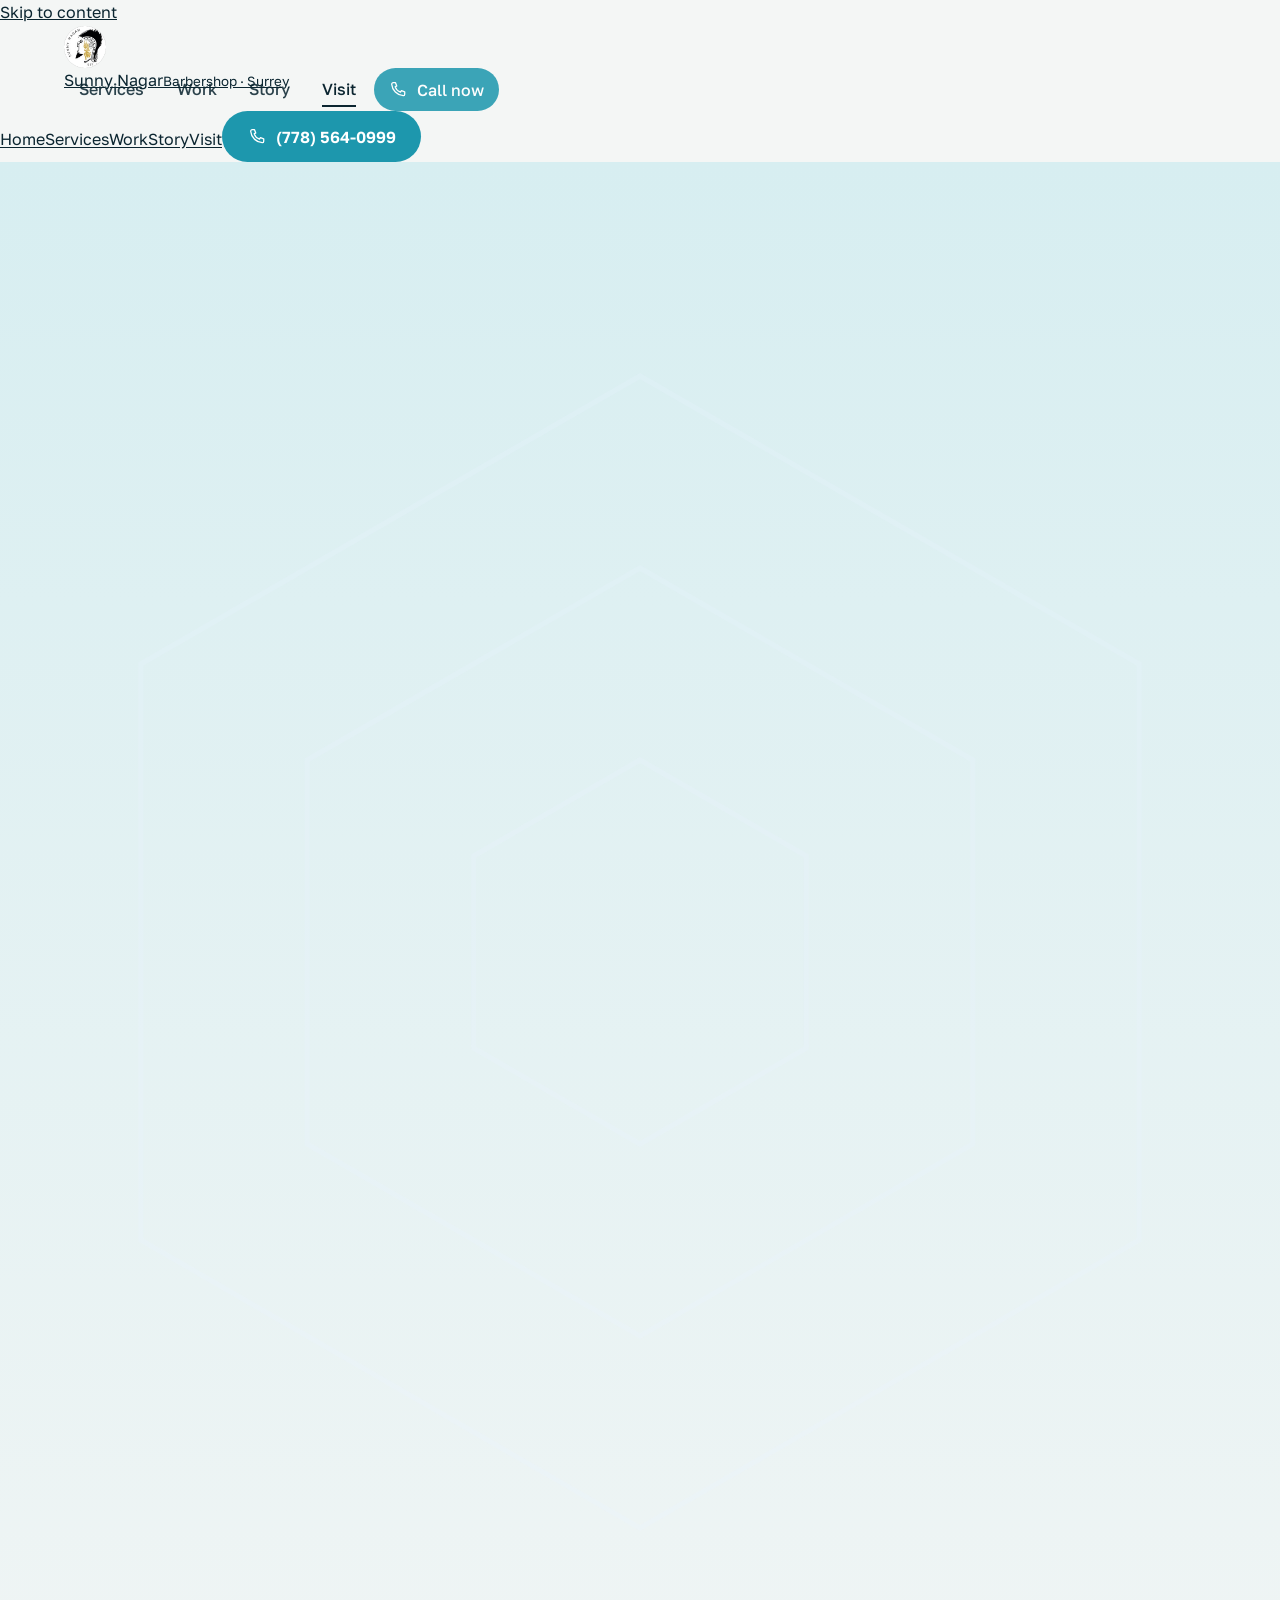
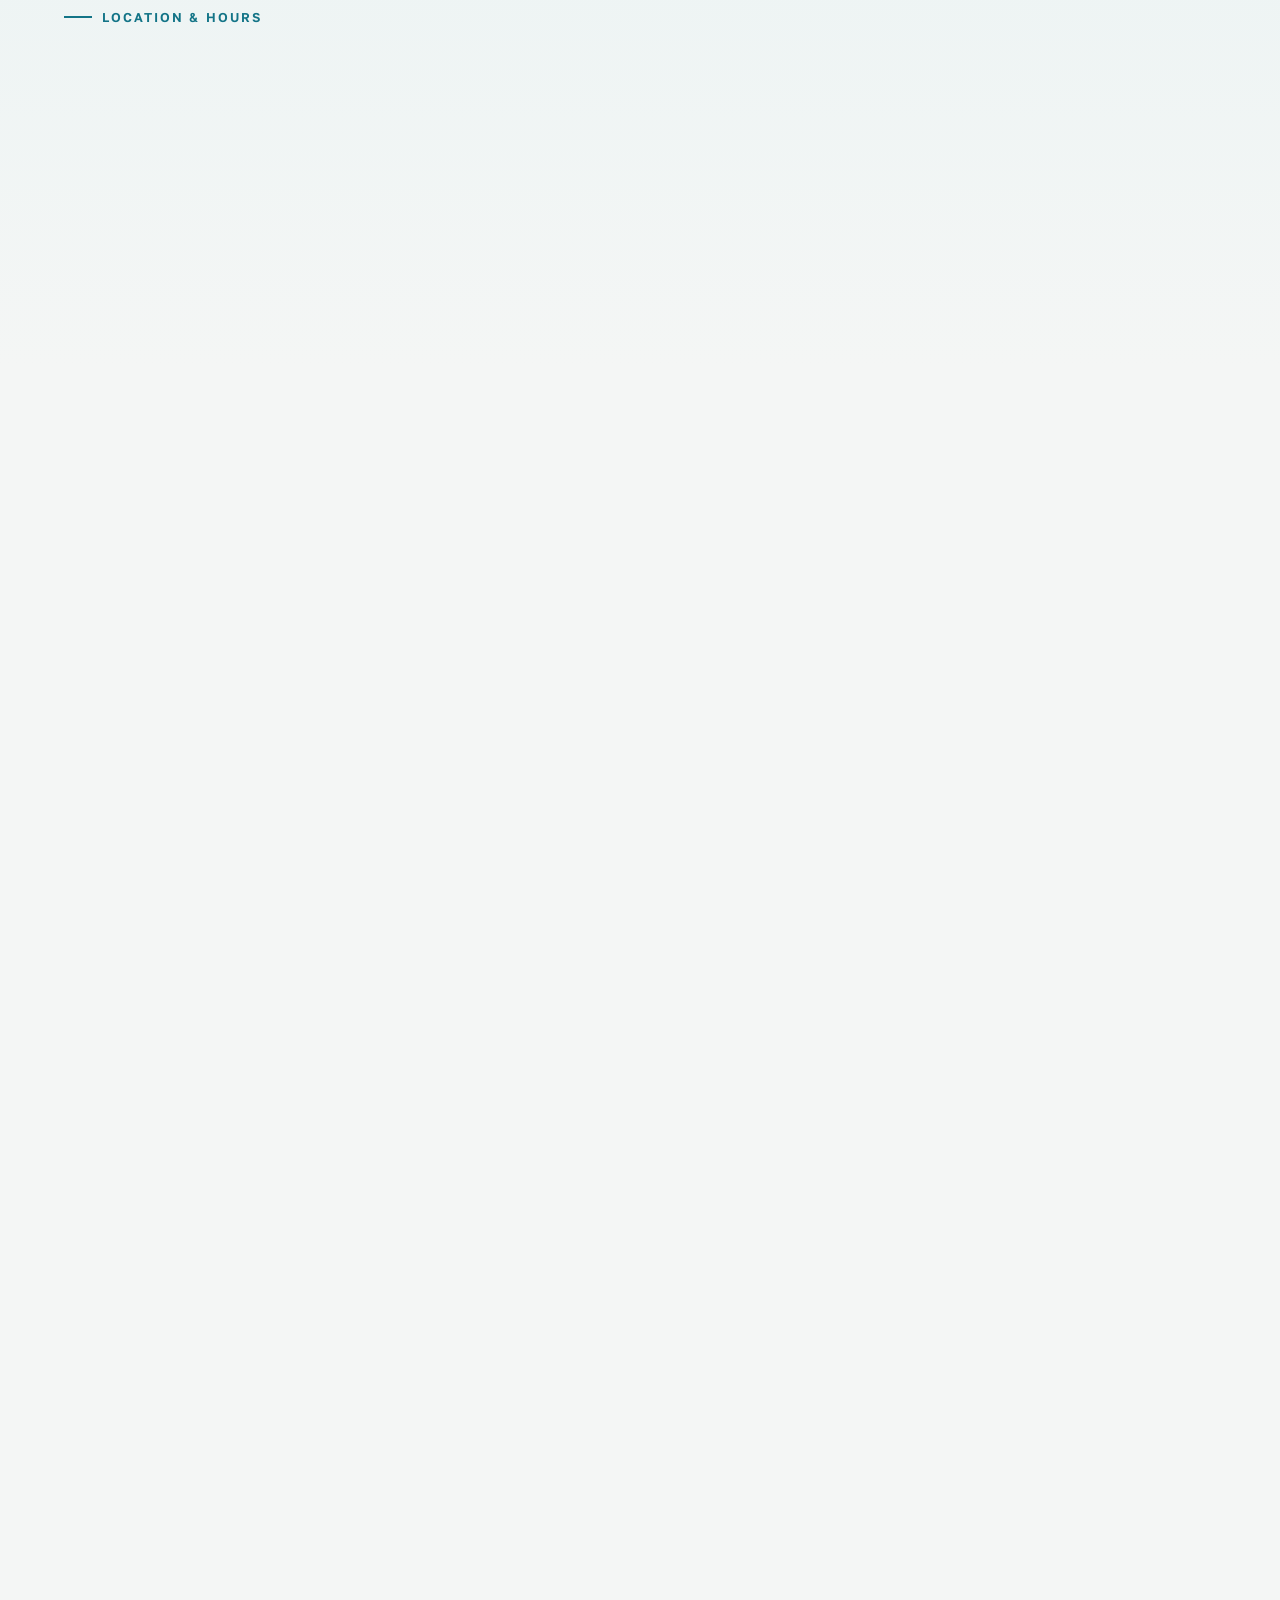
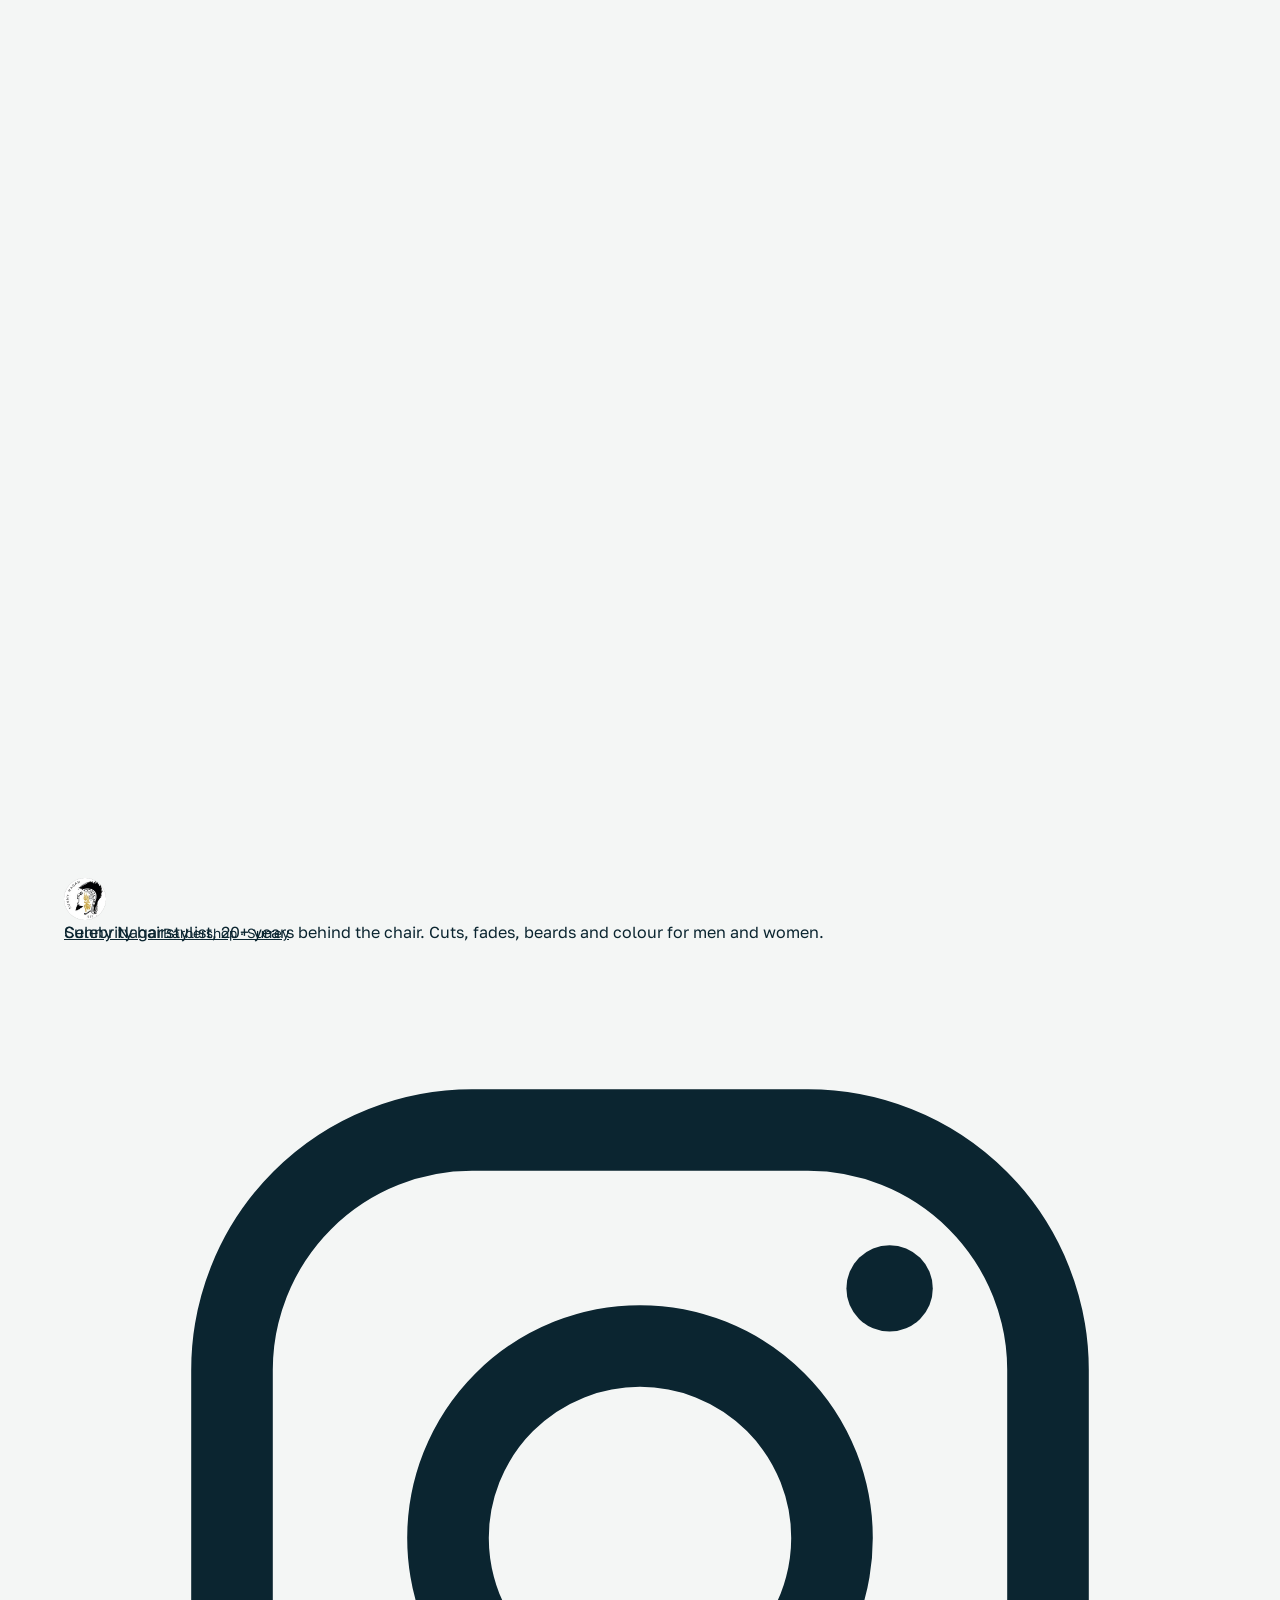
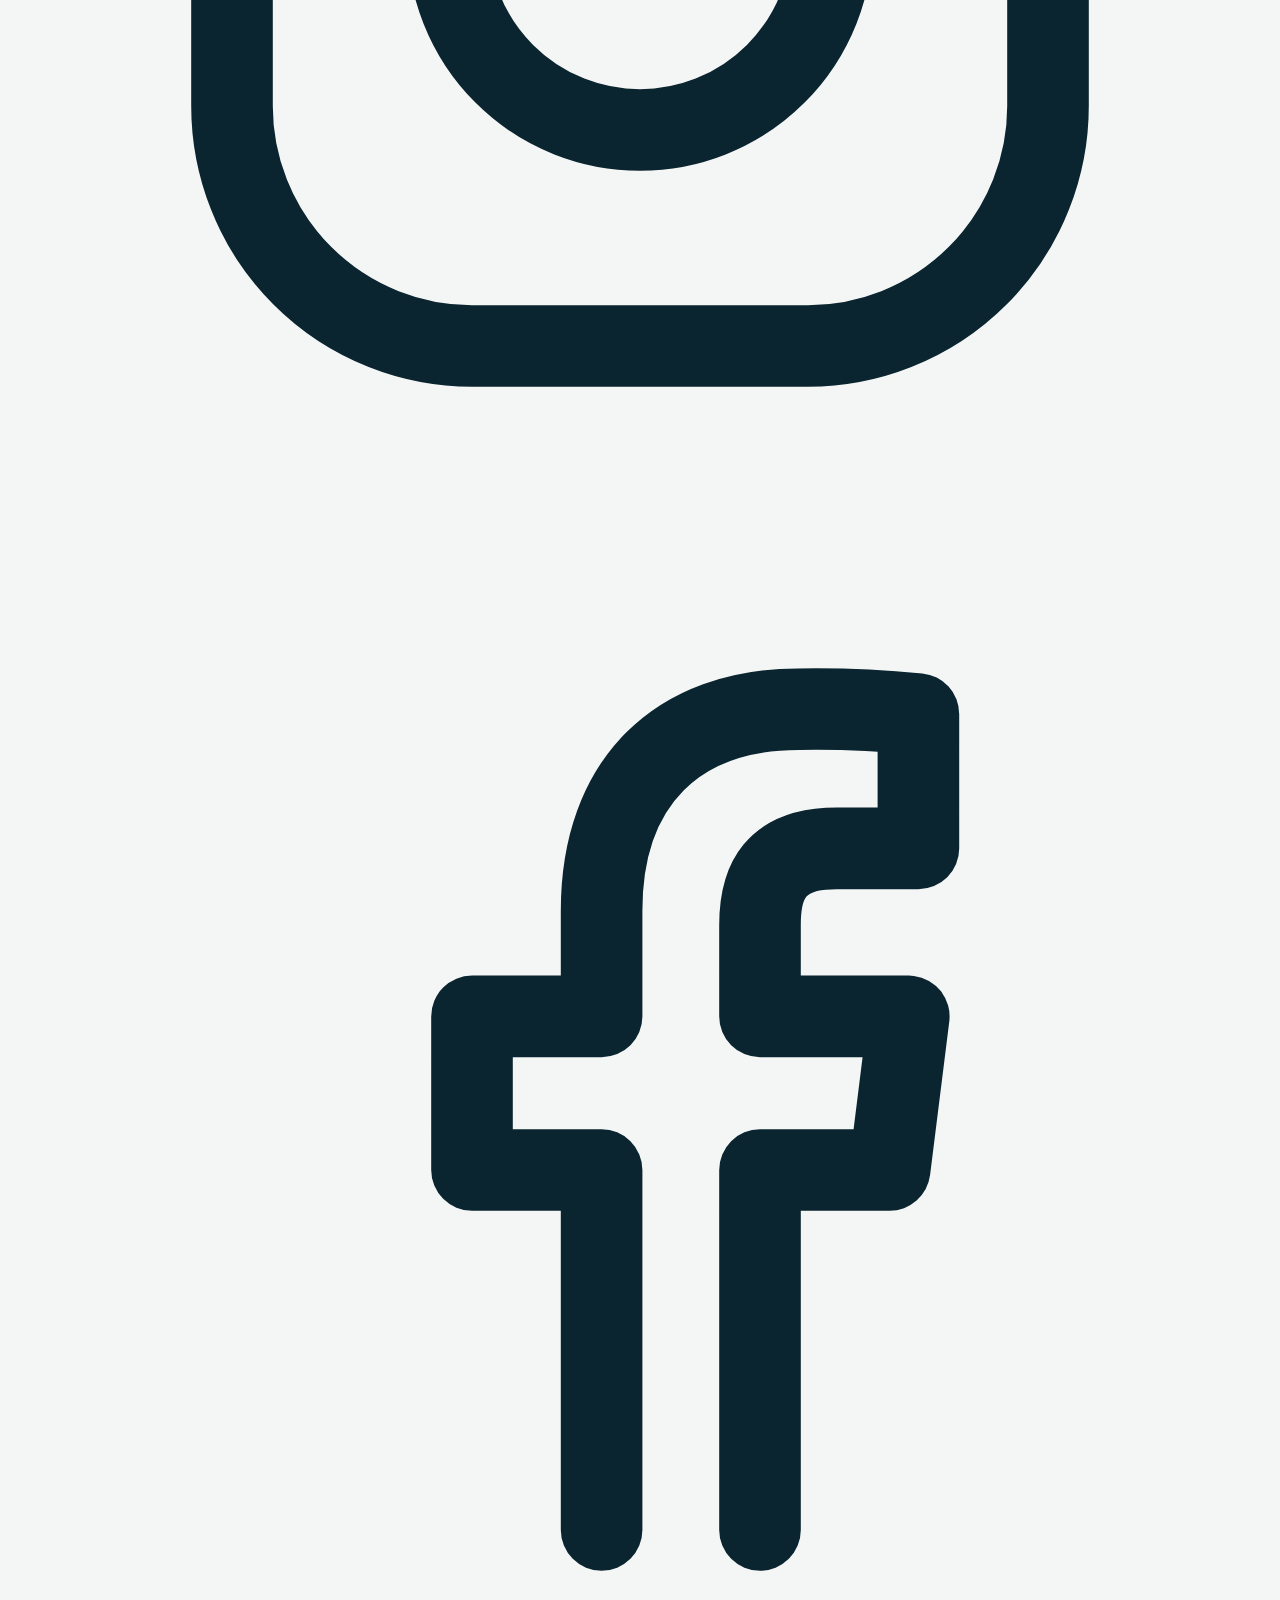
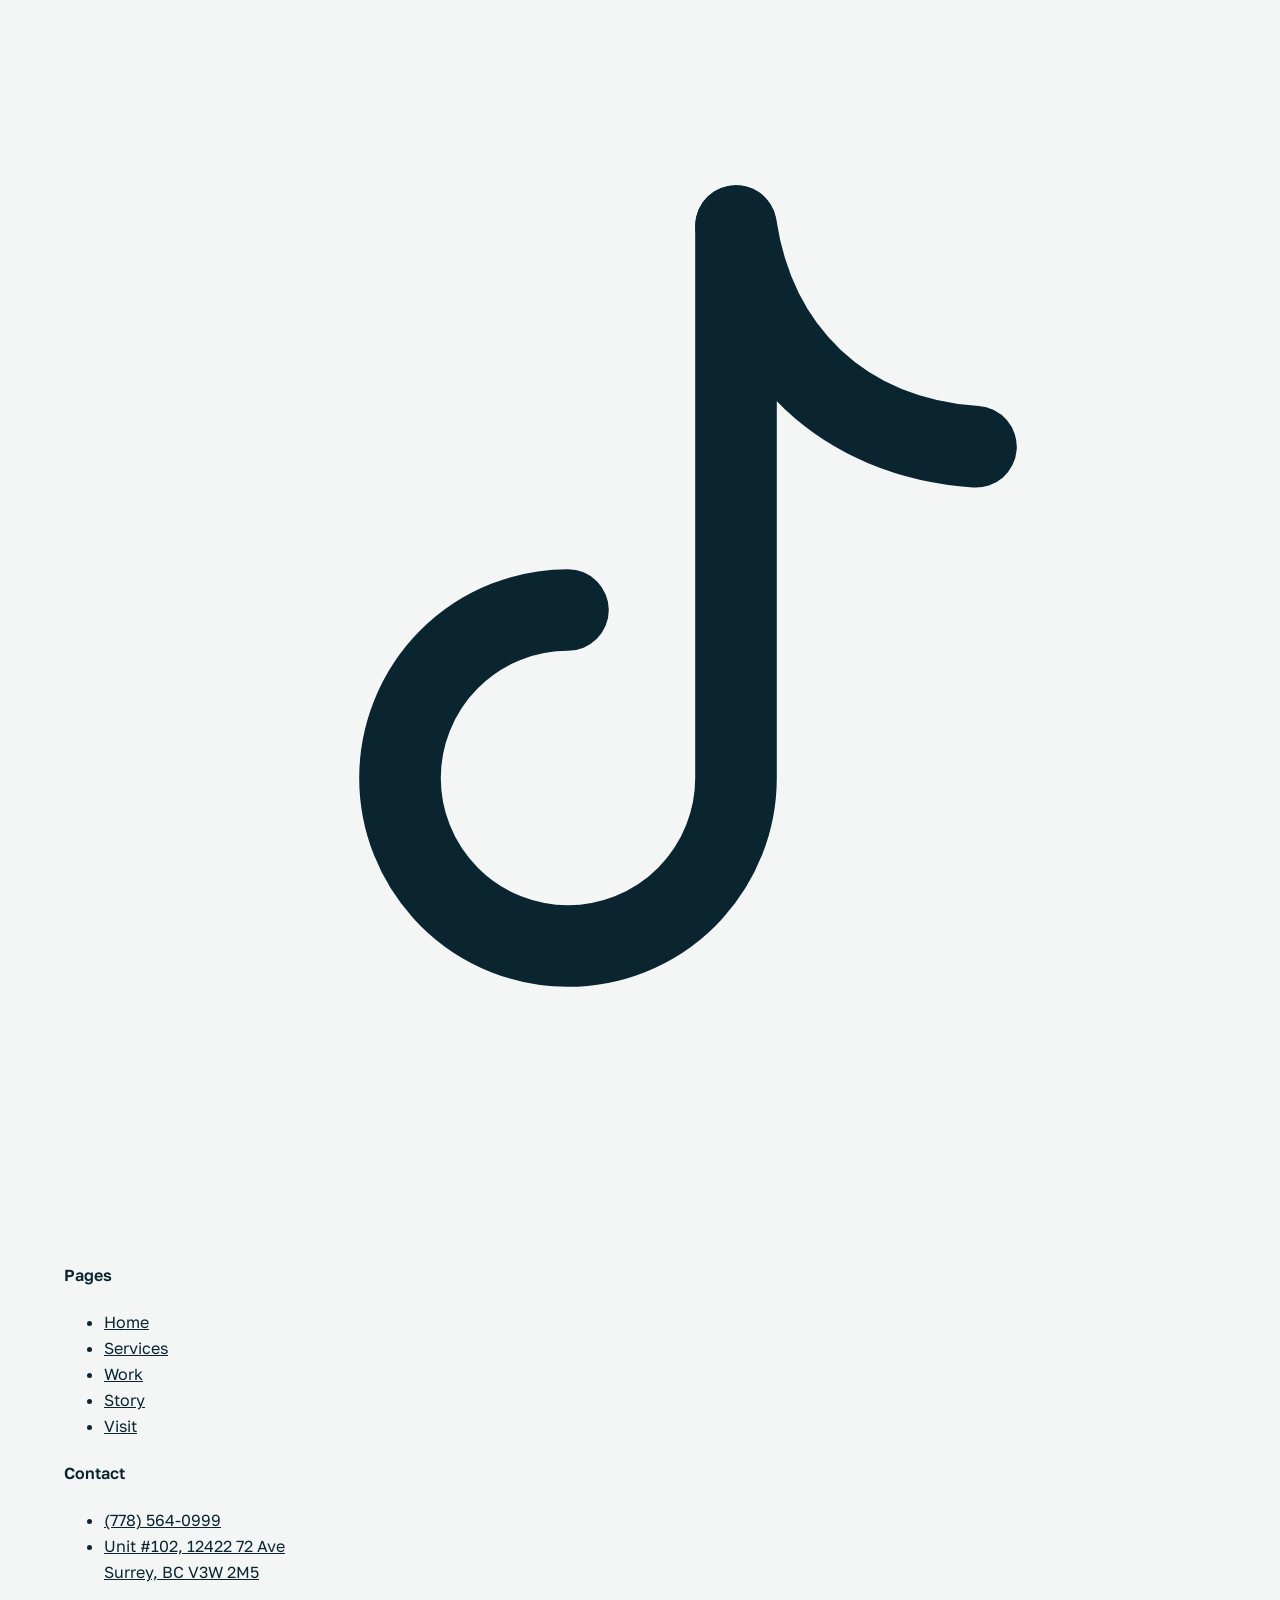
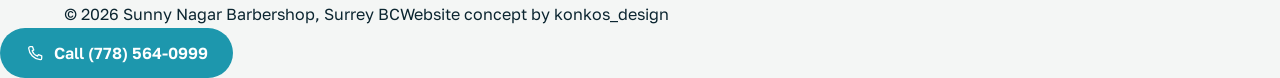
<file: visit.html>
<!doctype html>
<html lang="en">
<head>
<meta charset="utf-8">
<meta name="viewport" content="width=device-width, initial-scale=1, viewport-fit=cover">
<meta name="robots" content="noindex, nofollow">
<title>Visit | Sunny Nagar Barbershop, 72 Ave Surrey</title>
<meta name="description" content="Sunny Nagar Barbershop, Unit #102, 12422 72 Ave, Surrey BC. Open Monday to Saturday 9:30 AM - 8 PM. Call (778) 564-0999.">
<meta name="theme-color" content="#0a0a0b">
<link rel="canonical" href="https://konkos-design.github.io/sunny-nagar-barbershop/visit.html">
<meta property="og:type" content="website">
<meta property="og:site_name" content="Sunny Nagar Barbershop">
<meta property="og:title" content="Visit | Sunny Nagar Barbershop, 72 Ave Surrey">
<meta property="og:description" content="Sunny Nagar Barbershop, Unit #102, 12422 72 Ave, Surrey BC. Open Monday to Saturday 9:30 AM - 8 PM. Call (778) 564-0999.">
<meta property="og:url" content="https://konkos-design.github.io/sunny-nagar-barbershop/visit.html">
<meta property="og:image" content="https://konkos-design.github.io/sunny-nagar-barbershop/img/og.jpg">
<meta property="og:image:width" content="1200">
<meta property="og:image:height" content="630">
<meta name="twitter:card" content="summary_large_image">
<meta name="twitter:title" content="Visit | Sunny Nagar Barbershop, 72 Ave Surrey">
<meta name="twitter:description" content="Sunny Nagar Barbershop, Unit #102, 12422 72 Ave, Surrey BC. Open Monday to Saturday 9:30 AM - 8 PM. Call (778) 564-0999.">
<meta name="twitter:image" content="https://konkos-design.github.io/sunny-nagar-barbershop/img/og.jpg">
<link rel="icon" href="img/favicon.png" type="image/png">
<link rel="apple-touch-icon" href="img/apple-touch-icon.png">
<link rel="preload" href="fonts/bodoni-moda-latin-500-normal.woff2" as="font" type="font/woff2" crossorigin>
<link rel="stylesheet" href="css/style.css">
</head>
<body>
<a class="sr" href="#main">Skip to content</a>
<header class="hdr">
  <div class="wrap hdr__in">
    <a class="brand" href="index.html" aria-label="Sunny Nagar Barbershop home"><img src="img/logo.png" width="44" height="44" alt=""><span>Sunny Nagar<small>Barbershop &middot; Surrey</small></span></a>
    <nav class="nav" aria-label="Main"><a class="nl" href="services.html">Services</a><a class="nl" href="work.html">Work</a><a class="nl" href="story.html">Story</a><a class="nl" href="visit.html" aria-current="page">Visit</a><a class="btn btn--solid" href="tel:+17785640999"><svg viewBox="0 0 24 24" fill="none" stroke="currentColor" stroke-width="1.7" stroke-linecap="round" stroke-linejoin="round"><path d="M5.5 3.5h3l1.6 4.2-2 1.3a11 11 0 0 0 6.9 6.9l1.3-2 4.2 1.6v3a2 2 0 0 1-2 2A16.5 16.5 0 0 1 3.5 5.5a2 2 0 0 1 2-2z"/></svg>Call now</a>
      <button class="burger" aria-label="Menu" aria-expanded="false" aria-controls="mmenu"><span></span><span></span><span></span></button>
    </nav>
  </div>
</header>
<div class="mmenu" id="mmenu"><a class="ml" href="index.html">Home</a><a class="ml" href="services.html">Services</a><a class="ml" href="work.html">Work</a><a class="ml" href="story.html">Story</a><a class="ml" href="visit.html">Visit</a><a class="btn btn--solid" href="tel:+17785640999"><svg viewBox="0 0 24 24" fill="none" stroke="currentColor" stroke-width="1.7" stroke-linecap="round" stroke-linejoin="round"><path d="M5.5 3.5h3l1.6 4.2-2 1.3a11 11 0 0 0 6.9 6.9l1.3-2 4.2 1.6v3a2 2 0 0 1-2 2A16.5 16.5 0 0 1 3.5 5.5a2 2 0 0 1 2-2z"/></svg>(778) 564-0999</a></div>
<main id="main">
<section class="phero"><svg class="phero__hex" viewBox="0 0 200 200" fill="none" stroke="rgba(233,242,255,.22)" stroke-width=".8" aria-hidden="true">
<path d="M100 10l78 45v90l-78 45-78-45V55z"/><path d="M100 40l52 30v60l-52 30-52-30V70z"/><path d="M100 70l26 15v30l-26 15-26-15V85z"/></svg><div class="wrap">
  <span class="kicker">Location &amp; hours</span>
  <h1 class="rv">Visit<br><em>the shop</em></h1>
  <p class="lead rv rv-d1">Walk in or call ahead to book your barber. We are on 72 Ave in Surrey, a short drive from Newton and Scottsdale.</p>
</div></section>
<section class="sec" style="padding-top:clamp(40px,5vw,64px)"><div class="wrap visit">
  <div class="visit__card rv">
    <div class="vline"><svg viewBox="0 0 24 24" fill="none" stroke="currentColor" stroke-width="1.7" stroke-linecap="round" stroke-linejoin="round"><path d="M12 21s-7-6.2-7-11.5a7 7 0 0 1 14 0C19 14.8 12 21 12 21z"/><path d="M12 7.2l2 1.15v2.3L12 11.8l-2-1.15v-2.3z"/></svg><div><b>Unit #102, 12422 72 Ave</b><span>Surrey, BC V3W 2M5</span></div></div>
    <div class="vline"><svg viewBox="0 0 24 24" fill="none" stroke="currentColor" stroke-width="1.7" stroke-linecap="round" stroke-linejoin="round"><path d="M5.5 3.5h3l1.6 4.2-2 1.3a11 11 0 0 0 6.9 6.9l1.3-2 4.2 1.6v3a2 2 0 0 1-2 2A16.5 16.5 0 0 1 3.5 5.5a2 2 0 0 1 2-2z"/></svg><div><b>Phone</b><a href="tel:+17785640999">(778) 564-0999</a></div></div>
    <div class="vline"><svg viewBox="0 0 24 24" fill="none" stroke="currentColor" stroke-width="1.7" stroke-linecap="round" stroke-linejoin="round"><path d="M12 2.8l8 4.6v9.2l-8 4.6-8-4.6V7.4z"/><path d="M12 7.5V12l3 2"/></svg><div style="flex:1"><b>Opening hours</b><table class="hours"><tr data-day="Mon"><td>Monday</td><td>9:30 AM - 8:00 PM</td></tr><tr data-day="Tue"><td>Tuesday</td><td>9:30 AM - 8:00 PM</td></tr><tr data-day="Wed"><td>Wednesday</td><td>9:30 AM - 8:00 PM</td></tr><tr data-day="Thu"><td>Thursday</td><td>9:30 AM - 8:00 PM</td></tr><tr data-day="Fri"><td>Friday</td><td>9:30 AM - 8:00 PM</td></tr><tr data-day="Sat"><td>Saturday</td><td>9:30 AM - 8:00 PM</td></tr><tr data-day="Sun"><td>Sunday</td><td>Open - call ahead</td></tr></table></div></div>
    <div style="display:flex;flex-wrap:wrap;gap:12px"><a class="btn btn--solid" href="tel:+17785640999"><svg viewBox="0 0 24 24" fill="none" stroke="currentColor" stroke-width="1.7" stroke-linecap="round" stroke-linejoin="round"><path d="M5.5 3.5h3l1.6 4.2-2 1.3a11 11 0 0 0 6.9 6.9l1.3-2 4.2 1.6v3a2 2 0 0 1-2 2A16.5 16.5 0 0 1 3.5 5.5a2 2 0 0 1 2-2z"/></svg>Call now</a><a class="btn btn--ghost" href="https://www.google.com/maps/place/Sunny+Nagar+Barbershop/@49.1337481,-122.878791,17z/data=!4m6!3m5!1s0x5485db0000e78de3:0x3504877f68c161b0!8m2!3d49.1337481!4d-122.878791!16s%2Fg%2F11x1y5nkvq" target="_blank" rel="noopener">Directions<svg viewBox="0 0 24 24" fill="none" stroke="currentColor" stroke-width="1.7" stroke-linecap="round" stroke-linejoin="round"><path d="M4 12h15M13 6l6 6-6 6"/></svg></a></div>
  </div>
  <div class="map rv rv-d1"><iframe title="Map to Sunny Nagar Barbershop" loading="lazy" referrerpolicy="no-referrer-when-downgrade" src="https://www.google.com/maps?q=Sunny+Nagar+Barbershop,+12422+72+Ave+%23102,+Surrey,+BC+V3W+2M5&amp;output=embed"></iframe></div>
</div></section>
<section class="sec sec--tight"><div class="wrap">
  <div class="revs"><figure class="rev rev--wide rv rv-d0">
  <span class="rev__q"><svg viewBox="0 0 40 40" fill="currentColor"><path d="M4 30V19C4 11.5 8 6.5 15.5 5l1.3 3.2C12.6 9.6 10.6 12.4 10.4 16H16v14zm20 0V19c0-7.5 4-12.5 11.5-14l1.3 3.2c-4.2 1.4-6.2 4.2-6.4 7.8H36v14z"/></svg></span><span class="stars" aria-hidden="true"><svg viewBox="0 0 20 20"><path d="M10 1.6l2.6 5.5 6 .7-4.4 4.1 1.2 5.9L10 14.9l-5.4 2.9 1.2-5.9L1.4 7.8l6-.7z"/></svg><svg viewBox="0 0 20 20"><path d="M10 1.6l2.6 5.5 6 .7-4.4 4.1 1.2 5.9L10 14.9l-5.4 2.9 1.2-5.9L1.4 7.8l6-.7z"/></svg><svg viewBox="0 0 20 20"><path d="M10 1.6l2.6 5.5 6 .7-4.4 4.1 1.2 5.9L10 14.9l-5.4 2.9 1.2-5.9L1.4 7.8l6-.7z"/></svg><svg viewBox="0 0 20 20"><path d="M10 1.6l2.6 5.5 6 .7-4.4 4.1 1.2 5.9L10 14.9l-5.4 2.9 1.2-5.9L1.4 7.8l6-.7z"/></svg><svg viewBox="0 0 20 20"><path d="M10 1.6l2.6 5.5 6 .7-4.4 4.1 1.2 5.9L10 14.9l-5.4 2.9 1.2-5.9L1.4 7.8l6-.7z"/></svg></span>
  <blockquote>Had an amazing haircut experience with Duncan. He took the time to understand exactly what I wanted and gave great suggestions to make it even better. The final result came out clean, sharp, and exactly how I imagined.</blockquote>
  <figcaption><span class="ava" aria-hidden="true">D</span><span><b>Dilraj Gill</b><small>Google review</small></span></figcaption>
</figure><figure class="rev rv rv-d1">
  <span class="rev__q"><svg viewBox="0 0 40 40" fill="currentColor"><path d="M4 30V19C4 11.5 8 6.5 15.5 5l1.3 3.2C12.6 9.6 10.6 12.4 10.4 16H16v14zm20 0V19c0-7.5 4-12.5 11.5-14l1.3 3.2c-4.2 1.4-6.2 4.2-6.4 7.8H36v14z"/></svg></span><span class="stars" aria-hidden="true"><svg viewBox="0 0 20 20"><path d="M10 1.6l2.6 5.5 6 .7-4.4 4.1 1.2 5.9L10 14.9l-5.4 2.9 1.2-5.9L1.4 7.8l6-.7z"/></svg><svg viewBox="0 0 20 20"><path d="M10 1.6l2.6 5.5 6 .7-4.4 4.1 1.2 5.9L10 14.9l-5.4 2.9 1.2-5.9L1.4 7.8l6-.7z"/></svg><svg viewBox="0 0 20 20"><path d="M10 1.6l2.6 5.5 6 .7-4.4 4.1 1.2 5.9L10 14.9l-5.4 2.9 1.2-5.9L1.4 7.8l6-.7z"/></svg><svg viewBox="0 0 20 20"><path d="M10 1.6l2.6 5.5 6 .7-4.4 4.1 1.2 5.9L10 14.9l-5.4 2.9 1.2-5.9L1.4 7.8l6-.7z"/></svg><svg viewBox="0 0 20 20"><path d="M10 1.6l2.6 5.5 6 .7-4.4 4.1 1.2 5.9L10 14.9l-5.4 2.9 1.2-5.9L1.4 7.8l6-.7z"/></svg></span>
  <blockquote>Over time with several treatments Sunny was able to extract all traces of the box colour and using his expertise in grey blending blended all the greys to perfection.</blockquote>
  <figcaption><span class="ava" aria-hidden="true">P</span><span><b>Pamela Gossal</b><small>Google review</small></span></figcaption>
</figure></div>
</div></section>
<section class="sec sec--tight"><div class="wrap">
  <div class="band rv">
    <div class="band__bg"><img src="img/band.webp" width="1800" height="1080" alt="" loading="lazy" decoding="async" sizes="100vw"></div>
    <div class="band__in">
      <div><h2>Your chair<br><em>is waiting</em></h2><a class="tel" href="tel:+17785640999">(778) 564-0999</a></div>
      <a class="btn btn--solid" href="tel:+17785640999"><svg viewBox="0 0 24 24" fill="none" stroke="currentColor" stroke-width="1.7" stroke-linecap="round" stroke-linejoin="round"><path d="M5.5 3.5h3l1.6 4.2-2 1.3a11 11 0 0 0 6.9 6.9l1.3-2 4.2 1.6v3a2 2 0 0 1-2 2A16.5 16.5 0 0 1 3.5 5.5a2 2 0 0 1 2-2z"/></svg>Call to book</a>
    </div>
  </div>
</div></section>
</main>
<footer class="ftr">
  <div class="wrap">
    <div class="ftr__grid">
      <div>
        <a class="brand" href="index.html"><img src="img/logo.png" width="44" height="44" alt=""><span>Sunny Nagar<small>Barbershop &middot; Surrey</small></span></a>
        <p>Celebrity hairstylist, 20+ years behind the chair. Cuts, fades, beards and colour for men and women.</p>
        <div class="soc">
          <a href="https://www.instagram.com/sunnynagarsurrey/" target="_blank" rel="noopener" aria-label="Instagram"><svg viewBox="0 0 24 24" fill="none" stroke="currentColor" stroke-width="1.7"><rect x="3.5" y="3.5" width="17" height="17" rx="5"/><circle cx="12" cy="12" r="4"/><circle cx="17.2" cy="6.8" r=".9" fill="currentColor" stroke="none"/></svg></a>
          <a href="https://www.facebook.com/Nagarhairofficial/" target="_blank" rel="noopener" aria-label="Facebook"><svg viewBox="0 0 24 24" fill="none" stroke="currentColor" stroke-width="1.7" stroke-linecap="round" stroke-linejoin="round"><path d="M14.5 21v-7.5h2.7l.4-3.2h-3.1V8.4c0-.9.3-1.6 1.6-1.6h1.7V4a22 22 0 0 0-2.5-.1c-2.5 0-4.1 1.5-4.1 4.2v2.2H8.5v3.2h2.7V21"/></svg></a>
          <a href="https://www.tiktok.com/@sunnynagarbarber" target="_blank" rel="noopener" aria-label="TikTok"><svg viewBox="0 0 24 24" fill="none" stroke="currentColor" stroke-width="1.7" stroke-linecap="round" stroke-linejoin="round"><path d="M14 3v11.5a3.5 3.5 0 1 1-3.5-3.5"/><path d="M14 3c.4 2.6 2.2 4.4 5 4.6"/></svg></a>
        </div>
      </div>
      <div><h4>Pages</h4><ul><li><a href="index.html">Home</a></li><li><a href="services.html">Services</a></li><li><a href="work.html">Work</a></li><li><a href="story.html">Story</a></li><li><a href="visit.html">Visit</a></li></ul></div>
      <div><h4>Contact</h4><ul>
        <li><a href="tel:+17785640999">(778) 564-0999</a></li>
        <li><a href="https://www.google.com/maps/place/Sunny+Nagar+Barbershop/@49.1337481,-122.878791,17z/data=!4m6!3m5!1s0x5485db0000e78de3:0x3504877f68c161b0!8m2!3d49.1337481!4d-122.878791!16s%2Fg%2F11x1y5nkvq" target="_blank" rel="noopener">Unit #102, 12422 72 Ave<br>Surrey, BC V3W 2M5</a></li>
      </ul></div>
    </div>
    <div class="ftr__bot"><span>&copy; 2026 Sunny Nagar Barbershop, Surrey BC</span><span>Website concept by konkos_design</span></div>
  </div>
</footer>
<div class="mcall"><a class="btn btn--solid" href="tel:+17785640999"><svg viewBox="0 0 24 24" fill="none" stroke="currentColor" stroke-width="1.7" stroke-linecap="round" stroke-linejoin="round"><path d="M5.5 3.5h3l1.6 4.2-2 1.3a11 11 0 0 0 6.9 6.9l1.3-2 4.2 1.6v3a2 2 0 0 1-2 2A16.5 16.5 0 0 1 3.5 5.5a2 2 0 0 1 2-2z"/></svg>Call (778) 564-0999</a></div>
<script src="js/gsap.min.js" defer></script>
<script src="js/ScrollTrigger.min.js" defer></script>
<script src="js/main.js" defer></script>
</body>
</html>
</file>
<file: css/style.css>
/* N.Dent - стоматологія, Миколаїв */
@font-face{font-family:"Cormorant";font-style:normal;font-weight:500;font-display:swap;src:url(../fonts/cormorant-garamond-cyrillic-500-normal.woff2) format("woff2");unicode-range:U+0301,U+0400-045F,U+0490-0491,U+04B0-04B1,U+2116}
@font-face{font-family:"Cormorant";font-style:normal;font-weight:500;font-display:swap;src:url(../fonts/cormorant-garamond-latin-500-normal.woff2) format("woff2");unicode-range:U+0000-00FF,U+0131,U+0152-0153,U+02BB-02BC,U+02C6,U+02DA,U+02DC,U+2000-206F,U+20AC,U+2122,U+2191,U+2193,U+2212,U+2215,U+FEFF,U+FFFD}
@font-face{font-family:"Cormorant";font-style:normal;font-weight:600;font-display:swap;src:url(../fonts/cormorant-garamond-cyrillic-600-normal.woff2) format("woff2");unicode-range:U+0301,U+0400-045F,U+0490-0491,U+04B0-04B1,U+2116}
@font-face{font-family:"Cormorant";font-style:normal;font-weight:600;font-display:swap;src:url(../fonts/cormorant-garamond-latin-600-normal.woff2) format("woff2");unicode-range:U+0000-00FF,U+0131,U+0152-0153,U+02BB-02BC,U+02C6,U+02DA,U+02DC,U+2000-206F,U+20AC,U+2122,U+2191,U+2193,U+2212,U+2215,U+FEFF,U+FFFD}
@font-face{font-family:"Cormorant";font-style:italic;font-weight:500;font-display:swap;src:url(../fonts/cormorant-garamond-cyrillic-500-italic.woff2) format("woff2");unicode-range:U+0301,U+0400-045F,U+0490-0491,U+04B0-04B1,U+2116}
@font-face{font-family:"Cormorant";font-style:italic;font-weight:500;font-display:swap;src:url(../fonts/cormorant-garamond-latin-500-italic.woff2) format("woff2");unicode-range:U+0000-00FF,U+0131,U+0152-0153,U+02BB-02BC,U+02C6,U+02DA,U+02DC,U+2000-206F,U+20AC,U+2122,U+2191,U+2193,U+2212,U+2215,U+FEFF,U+FFFD}
@font-face{font-family:"Cormorant";font-style:italic;font-weight:600;font-display:swap;src:url(../fonts/cormorant-garamond-cyrillic-600-italic.woff2) format("woff2");unicode-range:U+0301,U+0400-045F,U+0490-0491,U+04B0-04B1,U+2116}
@font-face{font-family:"Cormorant";font-style:italic;font-weight:600;font-display:swap;src:url(../fonts/cormorant-garamond-latin-600-italic.woff2) format("woff2");unicode-range:U+0000-00FF,U+0131,U+0152-0153,U+02BB-02BC,U+02C6,U+02DA,U+02DC,U+2000-206F,U+20AC,U+2122,U+2191,U+2193,U+2212,U+2215,U+FEFF,U+FFFD}
@font-face{font-family:"Golos Text";font-style:normal;font-weight:400;font-display:swap;src:url(../fonts/golos-text-cyrillic-400-normal.woff2) format("woff2");unicode-range:U+0301,U+0400-045F,U+0490-0491,U+04B0-04B1,U+2116}
@font-face{font-family:"Golos Text";font-style:normal;font-weight:400;font-display:swap;src:url(../fonts/golos-text-latin-400-normal.woff2) format("woff2");unicode-range:U+0000-00FF,U+0131,U+0152-0153,U+02BB-02BC,U+02C6,U+02DA,U+02DC,U+2000-206F,U+20AC,U+2122,U+2191,U+2193,U+2212,U+2215,U+FEFF,U+FFFD}
@font-face{font-family:"Golos Text";font-style:normal;font-weight:500;font-display:swap;src:url(../fonts/golos-text-cyrillic-500-normal.woff2) format("woff2");unicode-range:U+0301,U+0400-045F,U+0490-0491,U+04B0-04B1,U+2116}
@font-face{font-family:"Golos Text";font-style:normal;font-weight:500;font-display:swap;src:url(../fonts/golos-text-latin-500-normal.woff2) format("woff2");unicode-range:U+0000-00FF,U+0131,U+0152-0153,U+02BB-02BC,U+02C6,U+02DA,U+02DC,U+2000-206F,U+20AC,U+2122,U+2191,U+2193,U+2212,U+2215,U+FEFF,U+FFFD}
@font-face{font-family:"Golos Text";font-style:normal;font-weight:600;font-display:swap;src:url(../fonts/golos-text-cyrillic-600-normal.woff2) format("woff2");unicode-range:U+0301,U+0400-045F,U+0490-0491,U+04B0-04B1,U+2116}
@font-face{font-family:"Golos Text";font-style:normal;font-weight:600;font-display:swap;src:url(../fonts/golos-text-latin-600-normal.woff2) format("woff2");unicode-range:U+0000-00FF,U+0131,U+0152-0153,U+02BB-02BC,U+02C6,U+02DA,U+02DC,U+2000-206F,U+20AC,U+2122,U+2191,U+2193,U+2212,U+2215,U+FEFF,U+FFFD}

:root{
  --ink:#08212c;
  --ink-2:#0d2f3d;
  --ink-3:#134152;
  --teal:#1d97ad;
  --teal-d:#137487;
  --aqua:#62c9d6;
  --mist:#d7eef1;
  --porcelain:#f4f6f5;
  --white:#fff;
  --text:#0b2530;
  --muted:#4b636c;
  --line:rgba(11,37,48,.12);
  --line-d:rgba(255,255,255,.12);
  --sh:0 2px 6px rgba(8,33,44,.06),0 18px 40px -18px rgba(8,33,44,.35),0 40px 80px -40px rgba(8,33,44,.35);
  --sh-lg:0 4px 10px rgba(8,33,44,.08),0 30px 60px -24px rgba(8,33,44,.45),0 70px 120px -60px rgba(8,33,44,.45);
  --ease:cubic-bezier(.22,1,.36,1);
  --ease-back:cubic-bezier(.34,1.56,.64,1);
  --wrap:1240px;
  --gut:clamp(16px,4vw,44px);
  --sec:clamp(64px,8vw,112px);
  --serif:"Cormorant",Georgia,serif;
  --sans:"Golos Text",system-ui,-apple-system,"Segoe UI",sans-serif;
}
*,*::before,*::after{box-sizing:border-box}
html{-webkit-text-size-adjust:100%;scroll-behavior:smooth;scroll-padding-top:90px}
body{margin:0;font-family:var(--sans);font-size:clamp(16px,1.05vw,17.5px);line-height:1.62;color:var(--text);background:var(--porcelain);overflow-x:hidden;-webkit-font-smoothing:antialiased}
img{max-width:100%;display:block}
a{color:inherit}
h1,h2,h3{font-family:var(--serif);font-weight:600;line-height:1.02;letter-spacing:-.01em;margin:0;text-wrap:balance}
h1 em,h2 em{font-style:italic;font-weight:500;color:var(--teal)}
p{margin:0 0 1em}
.wrap{width:100%;max-width:var(--wrap);margin:0 auto;padding:0 var(--gut)}
.skip{position:absolute;left:12px;top:-60px;background:var(--ink);color:#fff;padding:10px 16px;border-radius:10px;z-index:300;transition:top .2s}
.skip:focus{top:12px}
:focus-visible{outline:3px solid var(--aqua);outline-offset:3px;border-radius:6px}
.dark{background:var(--ink);color:#fff}
.dark h2 em,.dark h1 em{color:var(--aqua)}
.sec{padding:var(--sec) 0;position:relative}
.kicker{display:inline-flex;align-items:center;gap:10px;font-size:.8rem;font-weight:600;letter-spacing:.16em;text-transform:uppercase;color:var(--teal-d);margin-bottom:18px}
.kicker::before{content:"";width:28px;height:1.5px;background:currentColor}
.dark .kicker{color:var(--aqua)}
.h2{font-size:clamp(38px,5vw,68px)}
.lead{font-size:clamp(17px,1.3vw,19.5px);color:var(--muted);max-width:52ch}
.dark .lead{color:rgba(255,255,255,.72)}
.head{display:flex;justify-content:space-between;align-items:flex-end;gap:24px 40px;flex-wrap:wrap;margin-bottom:clamp(32px,4vw,52px)}
.head>div{max-width:720px}
.head .lead{margin:14px 0 0}

/* ---------- кнопки ---------- */
.btn{position:relative;display:inline-flex;align-items:center;justify-content:center;gap:.6em;padding:1em 1.6em;border-radius:999px;background:var(--teal);color:#fff;font:600 1rem/1 var(--sans);text-decoration:none;border:0;cursor:pointer;overflow:hidden;isolation:isolate;white-space:nowrap;transition:transform .5s var(--ease),box-shadow .5s var(--ease),color .4s}
.btn::after{content:"";position:absolute;inset:0;z-index:-1;border-radius:inherit;background:var(--ink-3);transform:scale(0,1);transform-origin:right;transition:transform .55s var(--ease)}
.btn:hover::after{transform:scale(1,1);transform-origin:left}
.btn:hover{box-shadow:0 14px 30px -14px rgba(8,33,44,.6)}
.btn:active{transform:scale(.97)}
.btn svg{width:1.15em;height:1.15em;flex:none;transition:transform .5s var(--ease-back)}
.btn:hover svg{transform:rotate(-12deg) scale(1.08)}
.btn--line{background:transparent;color:var(--text);box-shadow:inset 0 0 0 1.5px var(--line)}
.btn--line::after{background:var(--text)}
.btn--line:hover{color:#fff}
.dark .btn--line{color:#fff;box-shadow:inset 0 0 0 1.5px rgba(255,255,255,.3)}
.dark .btn--line::after{background:#fff}
.dark .btn--line:hover{color:var(--ink)}
.btn .ar{transition:transform .45s var(--ease)}
.btn:hover .ar{transform:translateX(4px)}
.ulink{position:relative;display:inline-flex;align-items:center;gap:.45em;font-weight:600;text-decoration:none;color:var(--teal-d)}
.dark .ulink{color:var(--aqua)}
.ulink::after{content:"";position:absolute;left:0;right:1.4em;bottom:-4px;height:1.5px;background:currentColor;transform:scaleX(.25);transform-origin:left;transition:transform .5s var(--ease)}
.ulink:hover::after{transform:scaleX(1)}
.ulink svg{width:1em;height:1em;transition:transform .45s var(--ease)}
.ulink:hover svg{transform:translateX(5px)}

/* ---------- шапка ---------- */
.header{position:fixed;inset:0 0 auto;z-index:100;color:#fff;transition:background .45s,color .45s,box-shadow .45s,transform .5s var(--ease)}
.light-top .header{color:var(--text)}
.header.solid{background:rgba(244,246,245,.88);color:var(--text);backdrop-filter:saturate(1.3) blur(14px);-webkit-backdrop-filter:saturate(1.3) blur(14px);box-shadow:0 1px 0 var(--line)}
.header.hide{transform:translateY(-100%)}
.header__in{display:flex;align-items:center;justify-content:space-between;gap:20px;height:80px}
.brand{position:relative;display:block;height:42px;flex:none}
.brand img{height:42px;width:auto;transition:opacity .4s}
.brand .b-dark{position:absolute;inset:0;opacity:0}
.light-top .header .b-light,.header.solid .b-light{opacity:0}
.light-top .header .b-dark,.header.solid .b-dark{opacity:1}
.nav{display:flex;gap:2px}
.nav a{position:relative;padding:.55em .95em;font-weight:500;text-decoration:none;opacity:.86;transition:opacity .3s}
.nav a::after{content:"";position:absolute;left:.95em;right:.95em;bottom:.3em;height:1.5px;background:currentColor;transform:scaleX(0);transform-origin:right;transition:transform .45s var(--ease)}
.nav a:hover{opacity:1}
.nav a:hover::after,.nav a[aria-current="page"]::after{transform:scaleX(1);transform-origin:left}
.nav a[aria-current="page"]{opacity:1}
.hcall{display:flex;align-items:center;gap:10px}
.hcall .btn{padding:.8em 1.25em;font-size:.95rem}
.burger{display:none;width:48px;height:48px;border-radius:50%;border:1.5px solid currentColor;background:transparent;color:inherit;cursor:pointer;position:relative;opacity:.9}
.burger span{position:absolute;left:14px;right:14px;height:1.5px;background:currentColor;transition:transform .45s var(--ease),opacity .3s}
.burger span:nth-child(1){top:18px}.burger span:nth-child(2){top:23px}.burger span:nth-child(3){top:28px}
.open .burger span:nth-child(1){transform:translateY(5px) rotate(45deg)}
.open .burger span:nth-child(2){opacity:0}
.open .burger span:nth-child(3){transform:translateY(-5px) rotate(-45deg)}
.mnav{position:fixed;inset:0;z-index:90;background:var(--ink);color:#fff;display:flex;flex-direction:column;justify-content:center;padding:100px var(--gut) 40px;clip-path:inset(0 0 100% 0);transition:clip-path .7s var(--ease);visibility:hidden}
.open .mnav{clip-path:inset(0 0 0 0);visibility:visible}
.mnav a.l{font-family:var(--serif);font-weight:600;font-size:clamp(34px,10vw,48px);line-height:1.15;text-decoration:none;opacity:0;transform:translateY(20px);transition:opacity .5s,transform .7s var(--ease)}
.open .mnav a.l{opacity:1;transform:none}
.open .mnav a.l:nth-child(2){transition-delay:.05s}.open .mnav a.l:nth-child(3){transition-delay:.1s}.open .mnav a.l:nth-child(4){transition-delay:.15s}.open .mnav a.l:nth-child(5){transition-delay:.2s}
.mnav .btn{margin-top:30px;align-self:flex-start}
.open .header{background:transparent;box-shadow:none;backdrop-filter:none;-webkit-backdrop-filter:none;color:#fff}
.open .header .b-light{opacity:1}.open .header .b-dark{opacity:0}
.open .hcall .btn{visibility:hidden}

/* ---------- герой ---------- */
.hero{position:relative;background:var(--ink);color:#fff;overflow:hidden;padding:clamp(120px,13vw,160px) 0 clamp(64px,8vw,104px)}
.hero::before{content:"";position:absolute;left:-15%;top:-30%;width:70%;height:110%;background:radial-gradient(closest-side,rgba(29,151,173,.28),transparent);pointer-events:none}
.hero__grid{position:relative;display:grid;grid-template-columns:1.15fr .85fr;gap:clamp(36px,6vw,96px);align-items:center}
.hero__text{position:relative;z-index:2}
.hero h1{font-size:clamp(50px,5.8vw,92px);line-height:.95}
.hero h1 .ln{display:block;overflow:hidden;padding:.02em 0 .08em}
.hero h1 .ln>span{display:inline-block}
.hero__p{margin:26px 0 34px;max-width:44ch;font-size:clamp(17px,1.25vw,19px);color:rgba(255,255,255,.74)}
.hero__cta{display:flex;flex-wrap:wrap;gap:12px}
.hero__cta .btn--line{color:#fff;box-shadow:inset 0 0 0 1.5px rgba(255,255,255,.3)}
.hero__cta .btn--line::after{background:#fff}
.hero__cta .btn--line:hover{color:var(--ink)}
.hero__addr{display:flex;align-items:center;gap:10px;margin-top:40px;padding-top:22px;border-top:1px solid var(--line-d);color:rgba(255,255,255,.66);font-size:.95rem;max-width:520px}
.hero__addr svg{width:20px;height:20px;color:var(--aqua);flex:none}
.hero__media{position:relative;justify-self:end;width:100%;max-width:440px}
.hero__media::before{content:"";position:absolute;inset:22px -22px -22px 22px;border-radius:30px;border:1.5px solid rgba(98,201,214,.45)}
.hero__img{position:relative;display:block;width:100%;height:auto;aspect-ratio:4/5;object-fit:cover;object-position:35% 30%;border-radius:28px;box-shadow:0 40px 80px -30px rgba(0,0,0,.75)}

/* ---------- маніфест ---------- */
.mani{display:grid;grid-template-columns:1.15fr .85fr;gap:clamp(36px,6vw,96px);align-items:center}
.mani__text{font-family:var(--serif);font-weight:500;font-size:clamp(30px,3.4vw,50px);line-height:1.14;letter-spacing:-.005em;margin:0}
.mani__text .w{transition:opacity .2s}
.mani__text b{font-weight:600;font-style:italic;color:var(--teal)}
.mani__meta{display:flex;flex-wrap:wrap;gap:12px 32px;margin-top:32px;color:var(--muted)}
.mani__meta strong{display:block;font-family:var(--serif);font-size:30px;line-height:1;color:var(--text)}
.stack{position:relative;aspect-ratio:4/5;max-width:480px;width:100%;justify-self:center}
.ph{border-radius:22px;overflow:hidden;box-shadow:var(--sh-lg);background:var(--mist)}
.ph img{width:100%;height:100%;object-fit:cover}
.stack .a{position:absolute;left:0;top:0;width:78%;aspect-ratio:4/5;transform:rotate(-3deg)}
.stack .b{position:absolute;right:0;bottom:0;width:58%;aspect-ratio:4/3;transform:rotate(4deg);border:6px solid #fff}
.stack .tag{position:absolute;left:-14px;bottom:18%;background:var(--ink);color:#fff;border-radius:14px;padding:12px 16px;font-size:.9rem;line-height:1.3;box-shadow:var(--sh)}
.stack .tag b{display:block;font-family:var(--serif);font-size:26px;color:var(--aqua)}

/* ---------- послуги: редакційний список ---------- */
.slist{list-style:none;margin:0;padding:0;border-top:1px solid var(--line)}
.srow{border-bottom:1px solid var(--line)}
.srow a{display:grid;grid-template-columns:64px 1fr 1fr 56px;align-items:center;gap:24px;padding:26px 0;text-decoration:none;position:relative}
.srow .n{font-weight:600;font-size:.9rem;color:var(--teal-d);letter-spacing:.06em}
.srow h3{font-size:clamp(30px,3.6vw,52px);transition:transform .6s var(--ease),color .4s}
.srow p{margin:0;color:var(--muted);max-width:44ch}
.srow .go{width:56px;height:56px;border-radius:50%;display:grid;place-items:center;box-shadow:inset 0 0 0 1.5px var(--line);transition:background .4s,color .4s,transform .6s var(--ease),box-shadow .4s}
.srow .go svg{width:20px;height:20px}
.srow .th{display:none}
.srow a:hover h3{transform:translateX(14px);color:var(--teal-d)}
.srow a:hover .go{background:var(--teal);color:#fff;box-shadow:none;transform:rotate(-45deg)}
.peek{position:fixed;left:0;top:0;z-index:60;width:300px;aspect-ratio:4/5;pointer-events:none;border-radius:20px;overflow:hidden;box-shadow:var(--sh-lg);opacity:0;transform:translate3d(-50%,-50%,0) scale(.7) rotate(-4deg);transition:opacity .35s,transform .5s var(--ease)}
.peek.on{opacity:1}
.peek img{position:absolute;inset:0;width:100%;height:100%;object-fit:cover;opacity:0;transform:scale(1.1);transition:opacity .4s,transform .8s var(--ease)}
.peek img.on{opacity:1;transform:none}

/* ---------- горизонтальні стрічки (перетягування) ---------- */
.rail{display:flex;gap:20px;overflow-x:auto;overscroll-behavior-x:contain;scroll-snap-type:x mandatory;padding:12px var(--gut) 40px;scroll-padding:0 var(--gut);scrollbar-width:none;cursor:grab;user-select:none;-webkit-user-select:none}
.rail::-webkit-scrollbar{display:none}
.rail.drag{cursor:grabbing;scroll-snap-type:none;scroll-behavior:auto}
.rail>*{scroll-snap-align:start;flex:none}
.rail img{pointer-events:none;-webkit-user-drag:none}
.rail-wrap{position:relative}
.rail-ctrl{display:flex;align-items:center;gap:10px}
.rail-ctrl button{width:52px;height:52px;border-radius:50%;border:0;background:transparent;color:inherit;box-shadow:inset 0 0 0 1.5px var(--line);cursor:pointer;display:grid;place-items:center;transition:background .35s,color .35s,box-shadow .35s,opacity .3s}
.dark .rail-ctrl button{box-shadow:inset 0 0 0 1.5px var(--line-d)}
.rail-ctrl button:hover{background:var(--teal);color:#fff;box-shadow:none}
.rail-ctrl button:disabled{opacity:.3;pointer-events:none}
.rail-ctrl svg{width:20px;height:20px}
.rail-ctrl .prev svg{transform:scaleX(-1)}
.rail-bar{height:2px;background:var(--line);border-radius:2px;margin:0 var(--gut);max-width:calc(var(--wrap) - 2*var(--gut));overflow:hidden}
.dark .rail-bar{background:var(--line-d)}
.rail-bar i{display:block;height:100%;width:30%;background:var(--teal);border-radius:2px;transform-origin:left;transition:transform .15s linear}
.dark .rail-bar i{background:var(--aqua)}
@media (min-width:1240px){.rail{padding-left:calc((100vw - var(--wrap))/2 + var(--gut));scroll-padding-left:calc((100vw - var(--wrap))/2 + var(--gut))}.rail-bar{margin:0 auto}}

/* етапи капи */
.step{width:min(80vw,360px);min-height:360px;border-radius:22px;padding:30px;background:var(--ink-2);box-shadow:inset 0 0 0 1px var(--line-d);display:flex;flex-direction:column}
.step .num{display:inline-grid;place-items:center;width:52px;height:52px;border-radius:50%;background:var(--teal);color:#fff;font-weight:600;font-size:1.05rem}
.step h3{font-size:34px;margin:56px 0 10px}
.step p{margin:0;color:rgba(255,255,255,.7)}
.step--ph{padding:0;overflow:hidden;width:min(80vw,300px);box-shadow:0 30px 60px -30px rgba(0,0,0,.7)}
.step--ph img{width:100%;height:100%;object-fit:cover}

/* лікарі */
.team{display:grid;grid-template-columns:repeat(3,1fr);gap:20px}
.doc{background:#fff;border-radius:22px;padding:30px;box-shadow:var(--sh);transition:transform .6s var(--ease),box-shadow .6s var(--ease)}
.doc:hover{transform:translateY(-6px);box-shadow:var(--sh-lg)}
.mono{width:64px;height:64px;border-radius:50%;display:flex;align-items:center;justify-content:center;font:600 22px/1 var(--serif);color:#fff;background:linear-gradient(140deg,var(--teal),var(--ink-3));margin-bottom:22px;letter-spacing:.02em}
.doc h3{font-size:30px}
.doc .role{display:block;color:var(--teal-d);font-weight:600;font-size:.95rem;margin:8px 0 12px}
.doc p{margin:0;color:var(--muted);font-size:.97rem}

/* відгуки */
.rev{width:min(84vw,400px);background:#fff;border-radius:22px;padding:28px;box-shadow:var(--sh);display:flex;flex-direction:column;align-self:stretch}
.rev .st{color:#e9a400;letter-spacing:3px;font-size:15px}
.rev p{margin:14px 0 22px;font-size:.98rem;flex:1}
.who{display:flex;align-items:center;gap:12px}
.av{width:42px;height:42px;border-radius:50%;flex:none;display:flex;align-items:center;justify-content:center;font:600 15px/1 var(--sans);color:#fff;background:var(--teal);letter-spacing:.02em}
.who b{display:block;font-weight:600;line-height:1.3}
.who small{display:block;color:var(--muted);font-size:.84rem}
.score{display:flex;align-items:center;gap:16px}
.score strong{font-family:var(--serif);font-size:64px;line-height:.9}
.score .st{color:#e9a400;letter-spacing:3px}
.score small{display:block;color:var(--muted)}
.rgrid{columns:3 300px;column-gap:20px}
.rgrid .rev{width:auto;break-inside:avoid;margin:0 0 20px;display:block}
.rgrid .rev p{flex:none}

/* контакти */
.visit{display:grid;grid-template-columns:.9fr 1.1fr;gap:clamp(28px,4vw,56px);align-items:stretch}
.info{list-style:none;margin:30px 0 34px;padding:0;display:grid;gap:4px}
.info li{display:grid;grid-template-columns:44px 1fr;gap:16px;align-items:center;padding:14px 0;border-bottom:1px solid var(--line-d)}
.info svg{width:44px;height:44px;padding:11px;border-radius:50%;background:rgba(98,201,214,.12);color:var(--aqua)}
.info small{display:block;color:rgba(255,255,255,.55);font-size:.78rem;letter-spacing:.12em;text-transform:uppercase}
.info a{color:#fff;text-decoration:none;font-weight:600}
.info a:hover{color:var(--aqua)}
.hours{width:100%;border-collapse:collapse;margin-top:6px}
.hours td{padding:3px 0}
.hours td+td{text-align:right;color:var(--aqua)}
.map{position:relative;border-radius:22px;overflow:hidden;min-height:440px;background:var(--ink-2);box-shadow:0 40px 80px -40px rgba(0,0,0,.8)}
.map iframe{position:absolute;inset:0;width:100%;height:100%;border:0}

/* ---------- підсторінки ---------- */
.phero{padding:150px 0 clamp(40px,5vw,64px);background:linear-gradient(180deg,var(--mist),var(--porcelain))}
.phero h1{font-size:clamp(48px,6.4vw,96px);max-width:14ch}
.phero .lead{margin-top:20px}
.crumbs{font-size:.9rem;color:var(--muted);margin-bottom:20px}
.crumbs a{color:var(--teal-d);text-decoration:none}
.chips{display:flex;flex-wrap:wrap;gap:10px;margin-top:32px}
.chips a{padding:.6em 1.1em;border-radius:999px;background:#fff;box-shadow:0 1px 2px rgba(8,33,44,.08),inset 0 0 0 1px var(--line);text-decoration:none;font-weight:500;font-size:.95rem;transition:background .3s,color .3s,box-shadow .3s,transform .4s var(--ease)}
.chips a:hover{background:var(--teal);color:#fff;box-shadow:0 10px 20px -10px rgba(29,151,173,.8);transform:translateY(-2px)}
.svc{display:grid;grid-template-columns:.9fr 1.1fr;gap:clamp(32px,6vw,96px);align-items:center;padding:clamp(44px,5vw,72px) 0;border-top:1px solid var(--line)}
.svc:first-child{border-top:0;padding-top:0}
.svc:nth-child(even) .svc__ph{order:2}
.svc__ph{position:relative;max-width:440px;width:100%;justify-self:center}
.svc__ph::before{content:"";position:absolute;inset:18px -18px -18px 18px;border-radius:24px;background:var(--mist)}
.svc:nth-child(even) .svc__ph::before{inset:18px 18px -18px -18px}
.svc__ph .ph{position:relative;aspect-ratio:4/5;transition:transform .8s var(--ease)}
.svc__ph:hover .ph{transform:translateY(-6px) rotate(-1deg)}
.svc h2{font-size:clamp(36px,4vw,56px);margin-bottom:16px}
.svc p{color:var(--muted)}
.checks{list-style:none;padding:0;margin:18px 0 28px;display:grid;gap:10px}
.checks li{position:relative;padding-left:30px}
.checks li::before{content:"";position:absolute;left:0;top:.42em;width:18px;height:18px;border-radius:50%;background:var(--teal) url("data:image/svg+xml,%3Csvg xmlns='http://www.w3.org/2000/svg' viewBox='0 0 24 24' fill='none' stroke='%23fff' stroke-width='3.2' stroke-linecap='round' stroke-linejoin='round'%3E%3Cpath d='M6 12.5l4 4 8-9'/%3E%3C/svg%3E") center/11px no-repeat}
.story{display:grid;grid-template-columns:1.1fr .9fr;gap:clamp(32px,6vw,96px);align-items:center}
.story .ph{aspect-ratio:4/3;max-width:560px}
.plist{display:grid;grid-template-columns:repeat(2,1fr);gap:20px}
.pl{background:#fff;border-radius:22px;padding:28px;box-shadow:var(--sh)}
.pl svg{width:46px;height:46px;padding:11px;border-radius:50%;background:var(--mist);color:var(--teal-d);margin-bottom:18px}
.pl h3{font-size:28px;margin-bottom:8px}
.pl p{margin:0;color:var(--muted)}
.gal{width:min(70vw,320px);aspect-ratio:4/5}
.note{font-size:.88rem;color:var(--muted)}

/* ---------- футер ---------- */
.footer{background:var(--ink);color:rgba(255,255,255,.7);padding:0 0 32px}
.footer__in{display:flex;flex-wrap:wrap;justify-content:space-between;gap:28px;padding-top:40px;border-top:1px solid var(--line-d)}
.footer img{height:40px;width:auto}
.footer nav{display:flex;flex-wrap:wrap;gap:6px 22px}
.footer a{color:#fff;text-decoration:none;transition:color .3s}
.footer a:hover{color:var(--aqua)}
.footer__b{display:flex;flex-wrap:wrap;justify-content:space-between;gap:12px;margin-top:28px;font-size:.86rem;color:rgba(255,255,255,.5)}
.footer .ig{display:inline-flex;align-items:center;gap:8px}
.footer .ig svg{width:18px;height:18px}

.fab{position:fixed;right:16px;bottom:16px;z-index:80;width:58px;height:58px;border-radius:50%;background:var(--teal);color:#fff;display:none;place-items:center;box-shadow:0 14px 30px -10px rgba(29,151,173,.9);transform:scale(0);transition:transform .5s var(--ease-back)}
.fab.on{transform:scale(1)}
.fab svg{width:24px;height:24px}

/* reveal */
.rv{opacity:0;transform:translateY(30px);transition:opacity .9s var(--ease),transform 1s var(--ease)}
.rv.in{opacity:1;transform:none}
.d1{transition-delay:.08s}.d2{transition-delay:.16s}.d3{transition-delay:.24s}

/* ---------- адаптив ---------- */
@media (max-width:1080px){
  .nav{display:none}
  .burger{display:block}
  .srow a{grid-template-columns:48px 1fr 56px}
  .srow p{grid-column:2;grid-row:2}
  .srow .go{grid-column:3;grid-row:1/3}
  .team,.plist{grid-template-columns:1fr 1fr}
}
@media (max-width:900px){
  .hero{padding-top:104px}
  .hero__grid{grid-template-columns:1fr}
  .hero__media{order:-1;justify-self:center;max-width:380px;margin-right:22px}
  .mani,.visit,.story,.svc{grid-template-columns:1fr}
  .stack{max-width:400px}
  .svc:nth-child(even) .svc__ph{order:0}
  .svc__ph{max-width:380px}
  .map{min-height:360px}
}
@media (max-width:640px){
  .hcall .btn{display:none}
  .brand,.brand img{height:36px}
  .srow a{grid-template-columns:1fr 84px;gap:6px 16px;padding:20px 0}
  .srow .n{display:none}
  .srow h3{grid-column:1;grid-row:1}
  .srow p{grid-column:1;grid-row:2;font-size:.95rem}
  .srow .go{display:none}
  .srow .th{display:block;grid-column:2;grid-row:1/3;width:84px;height:104px;border-radius:14px;overflow:hidden;box-shadow:var(--sh)}
  .srow .th img{width:100%;height:100%;object-fit:cover}
  .team,.plist{grid-template-columns:1fr}
  .fab{display:grid}
  .hero__cta .btn{flex:1 1 100%}
  .stack .tag{left:0}
  .head .rail-ctrl{display:none}
}
@media (hover:none){.rail{cursor:auto}.peek{display:none}}
@media (prefers-reduced-motion:reduce){
  *,*::before,*::after{animation:none!important;transition:none!important;scroll-behavior:auto!important}
  .rv{opacity:1;transform:none}
}

/* стрічка, що вміщується, - без кнопок і смуги */
[data-rail].fits .rail-ctrl,[data-rail].fits .rail-bar{display:none}
[data-rail].fits .rail{cursor:auto;justify-content:center}
@media (min-width:901px){
  .rail--grid{display:grid;grid-template-columns:.85fr 1fr 1fr 1fr;gap:20px;overflow:visible;max-width:var(--wrap);margin:0 auto;padding:12px var(--gut) 0!important;cursor:auto}
  .rail--grid>*{width:auto}
  .rail--grid .step{min-height:0}
  .rail--grid .step--ph{min-height:0;height:100%}
  .kapa .rail-ctrl,.kapa .rail-bar{display:none}
}
</file>
